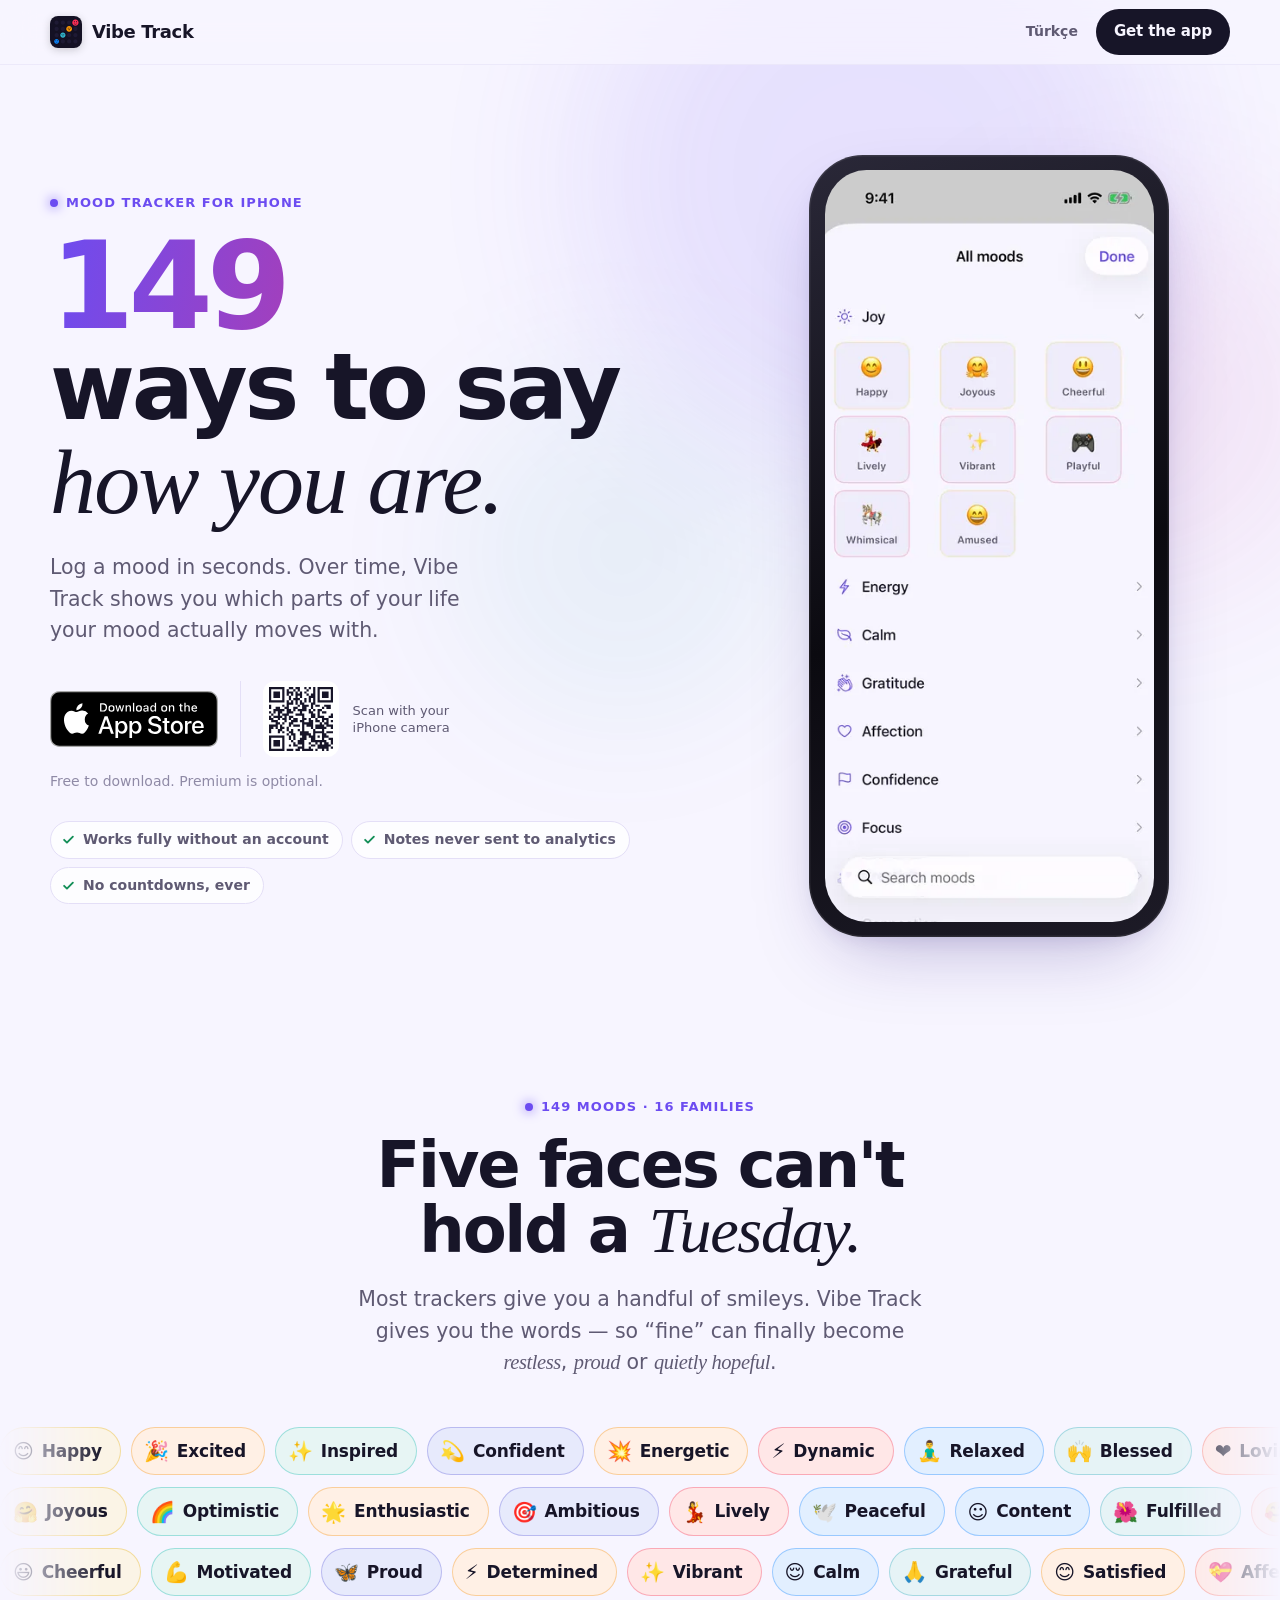
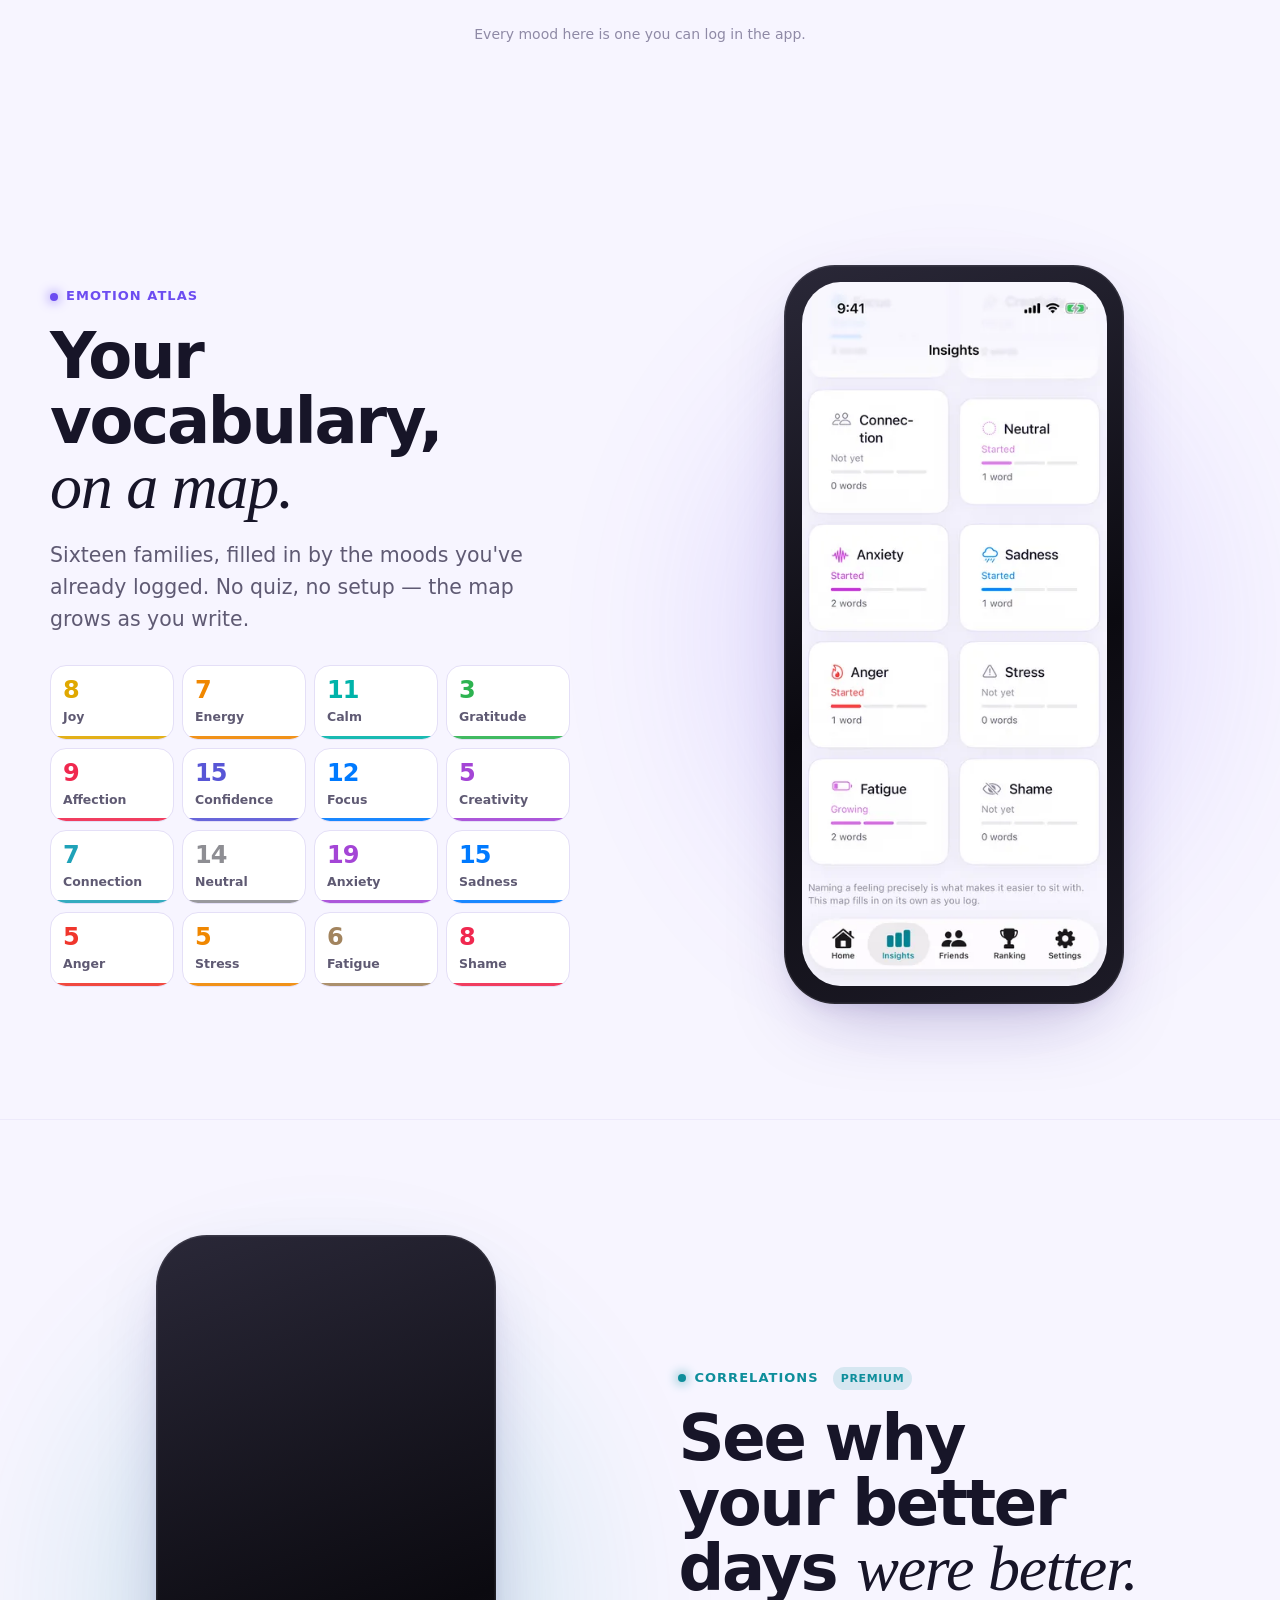
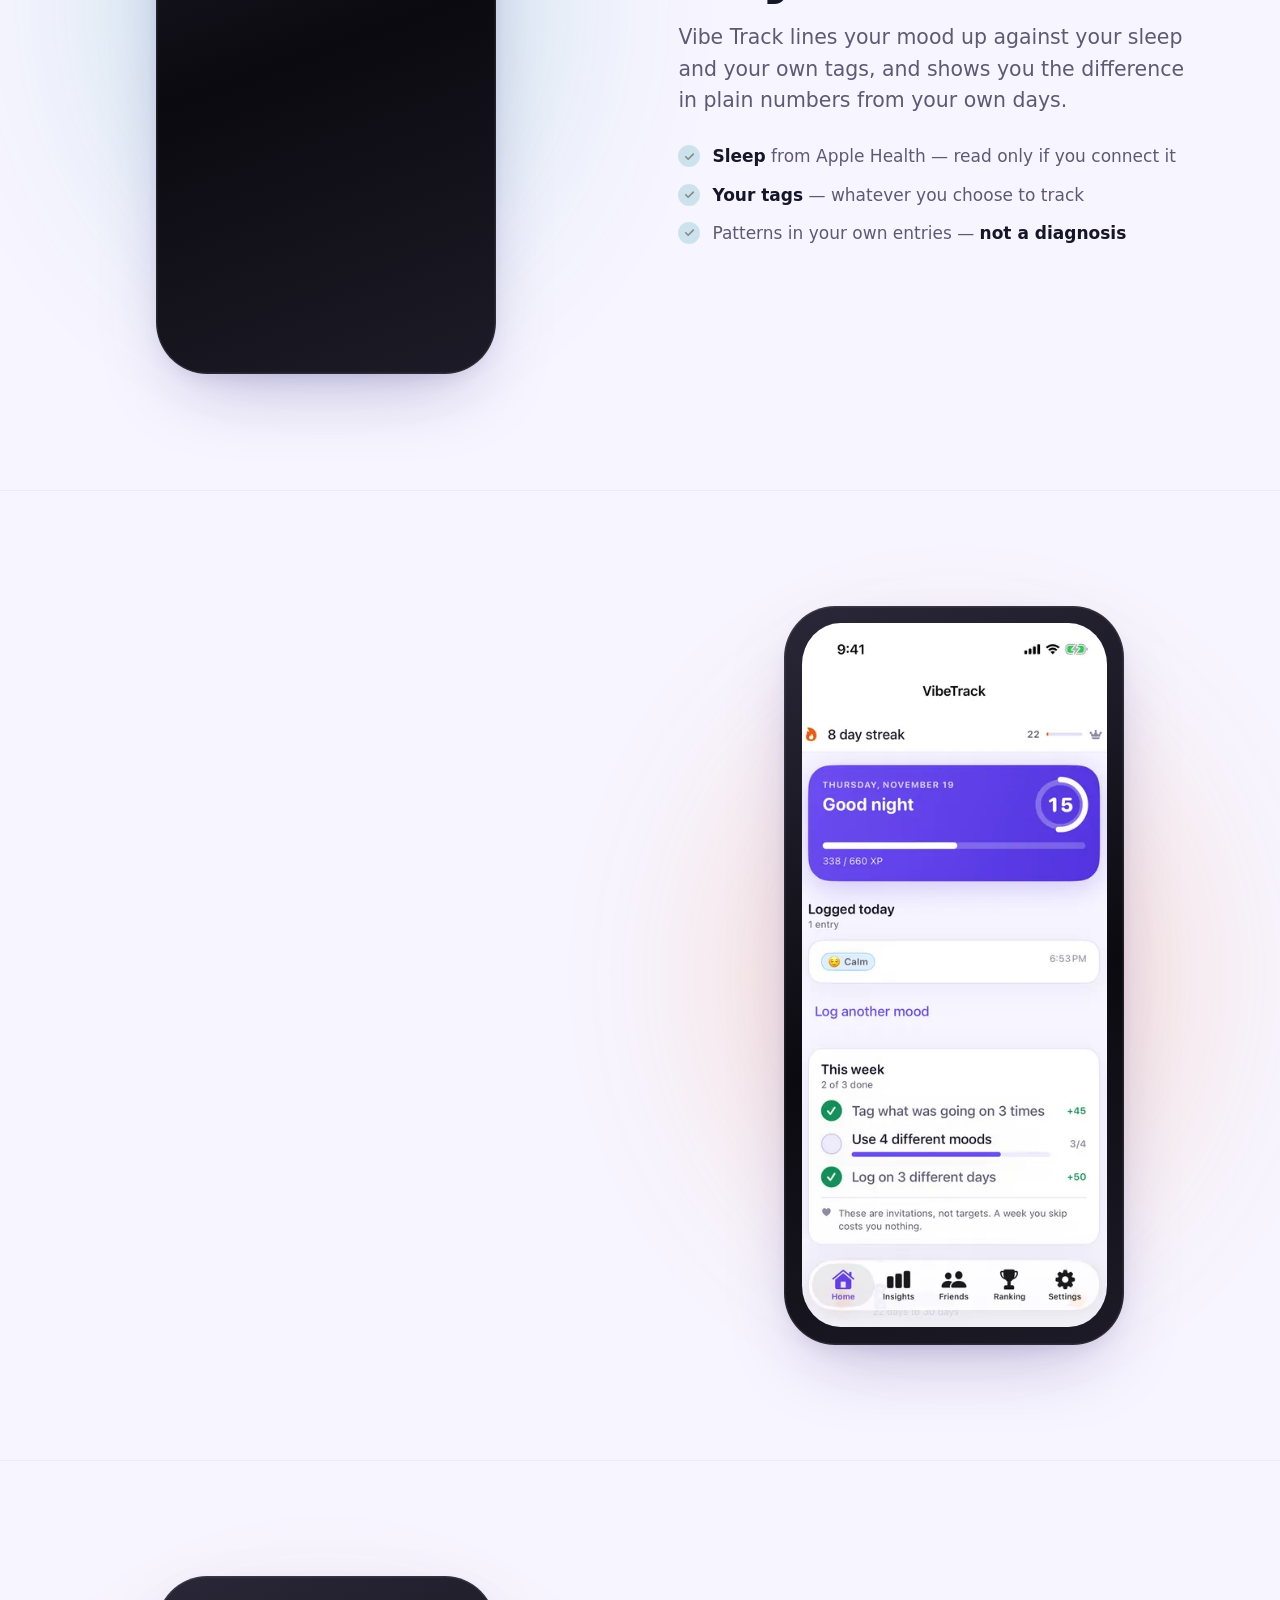
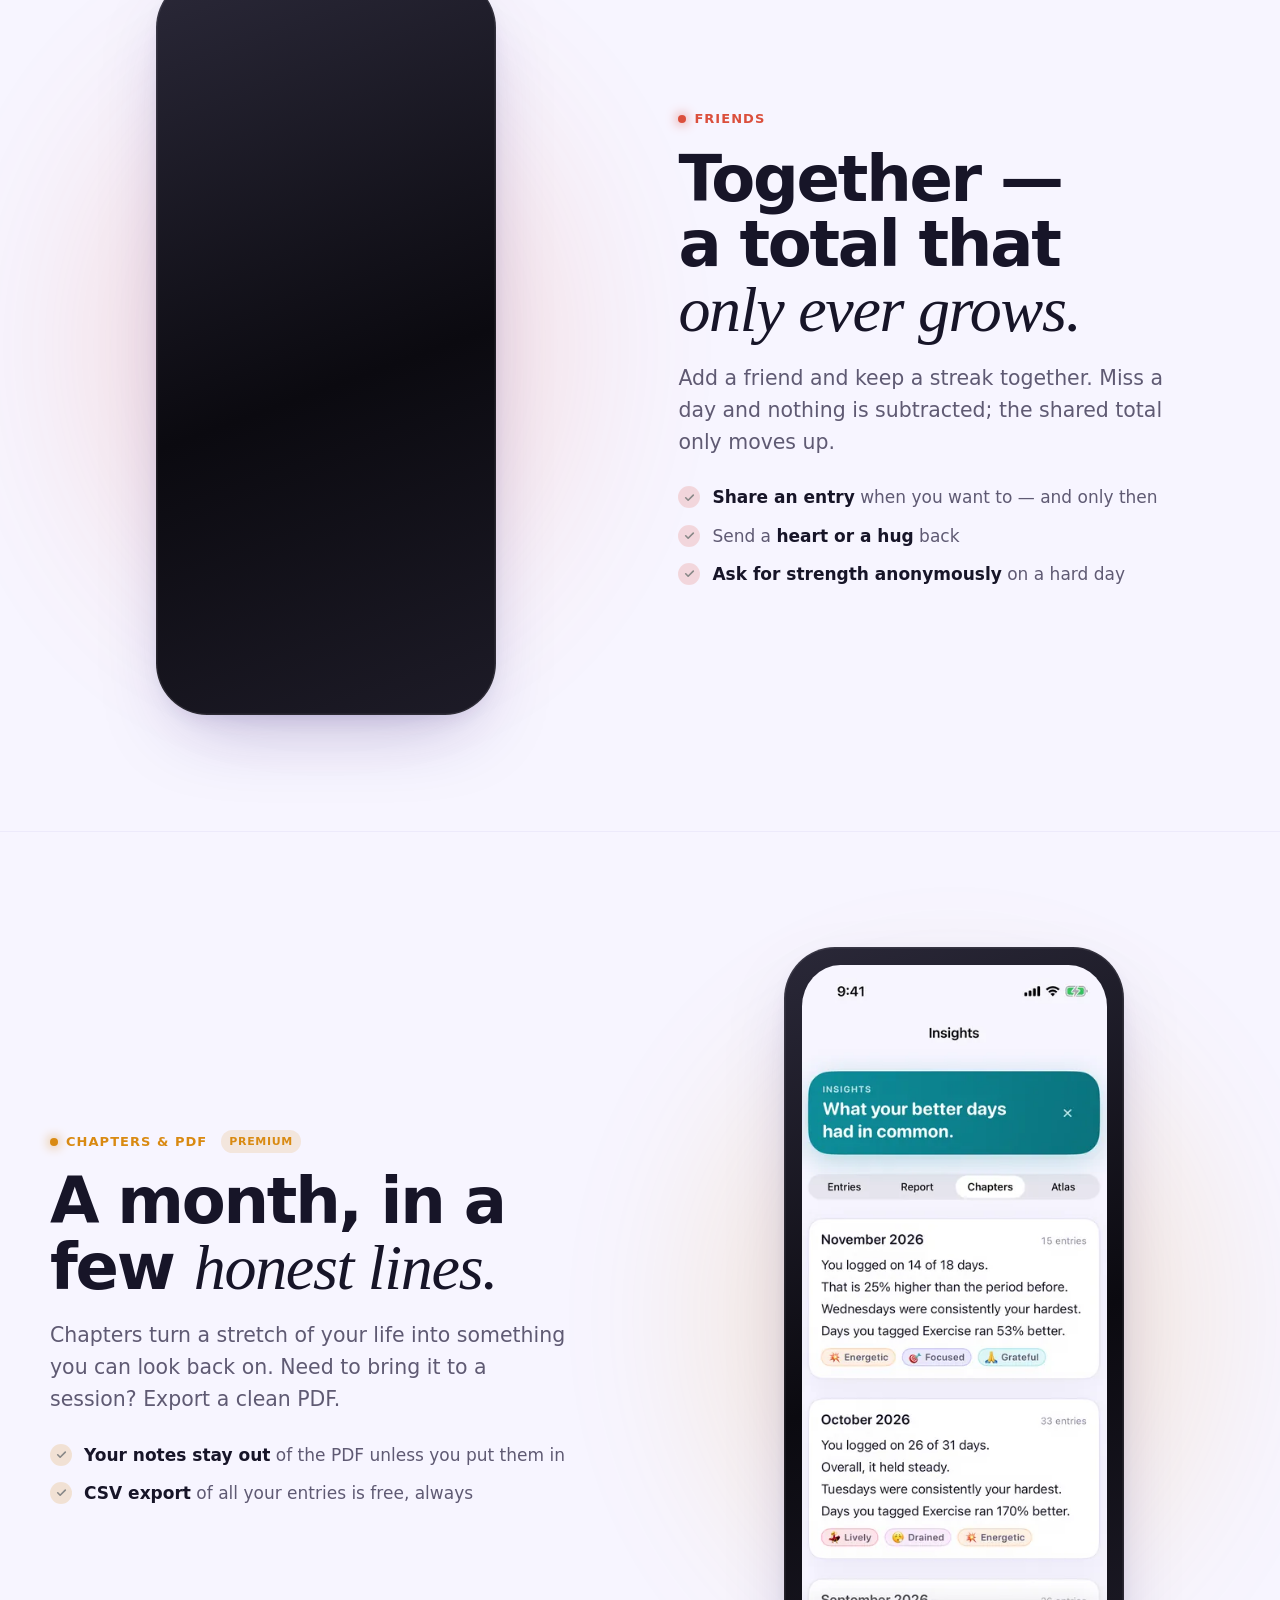
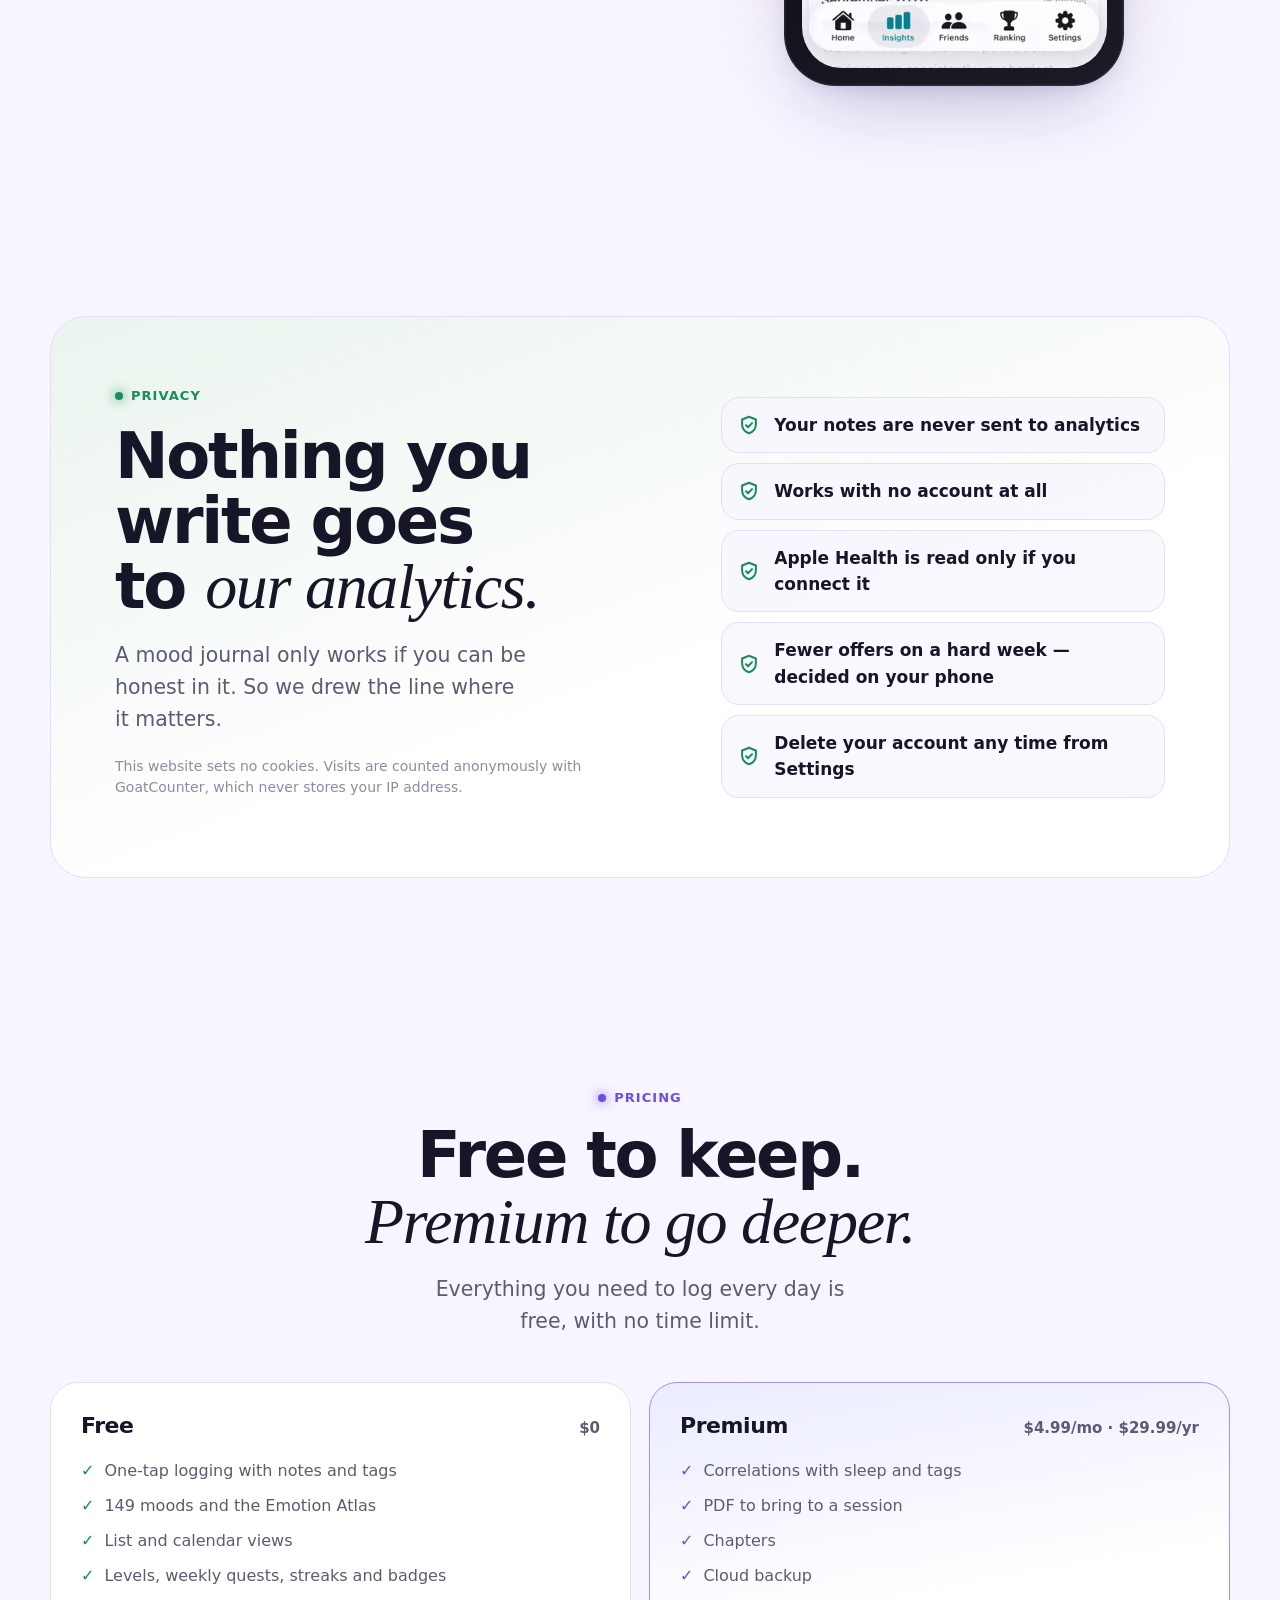
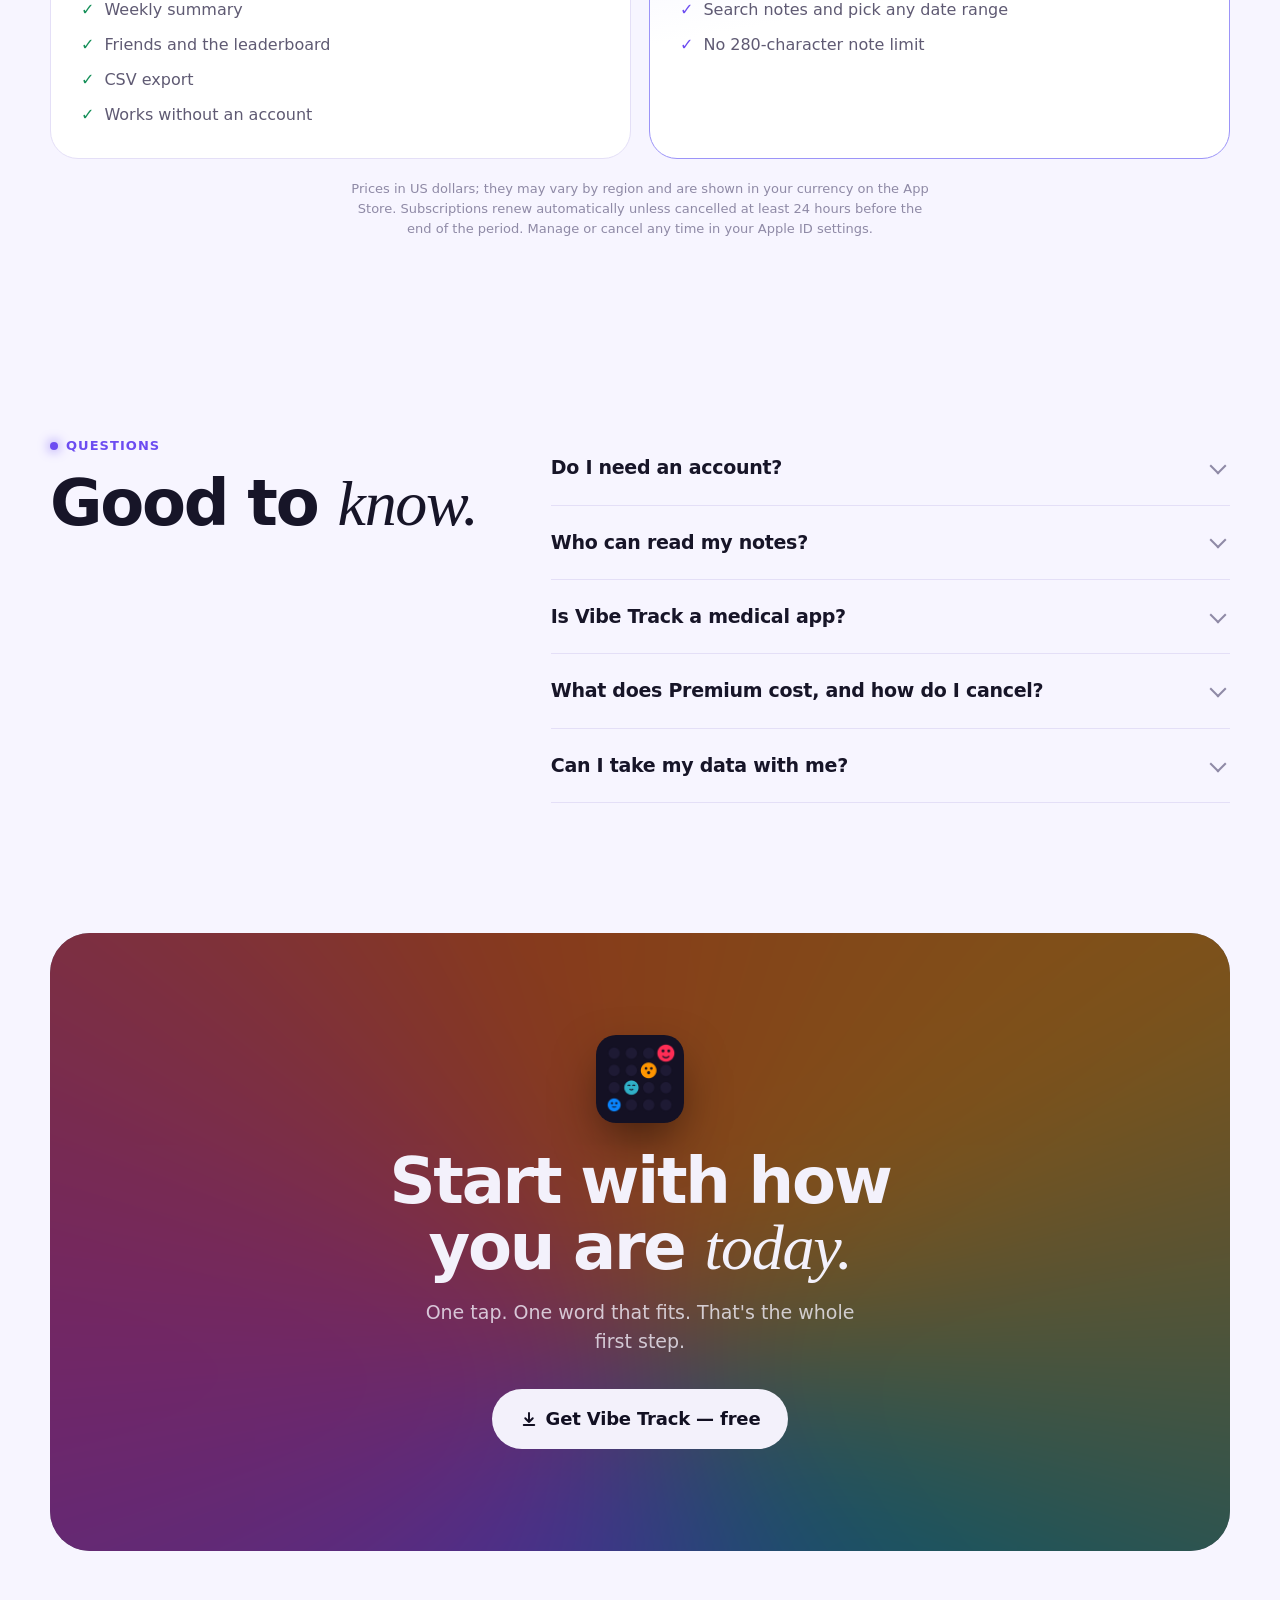
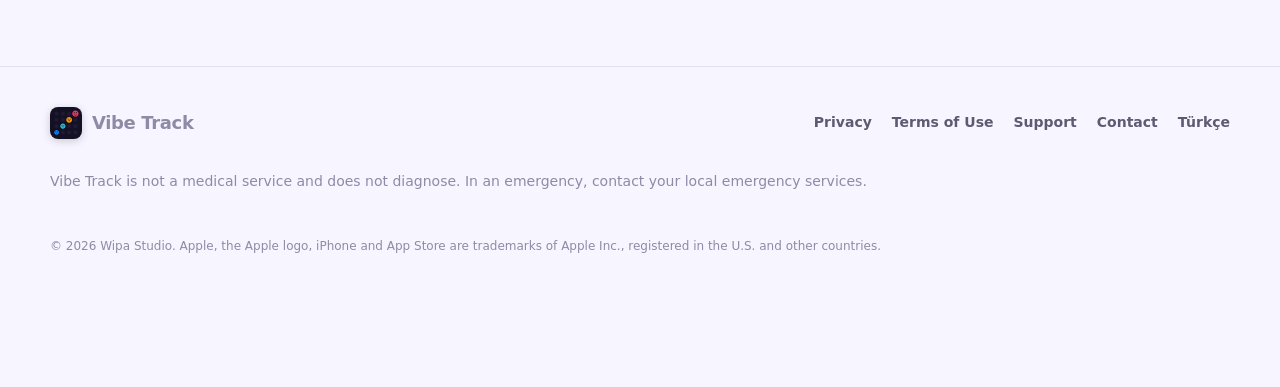
<file: index.html>
<!doctype html>
<html lang="en" class="no-js">
<head>
<meta charset="utf-8">
<meta name="viewport" content="width=device-width, initial-scale=1, viewport-fit=cover">
<title>Vibe Track — a mood tracker with 149 ways to say how you are</title>
<meta name="description" content="Log a mood in seconds with 149 moods in 16 families. See how your sleep and tags move with your mood, keep a streak with friends, and keep your notes out of analytics. Free on iPhone.">
<link rel="canonical" href="https://onurfeyyaz.github.io/vibetrack-app/">
<link rel="alternate" hreflang="en" href="https://onurfeyyaz.github.io/vibetrack-app/">
<link rel="alternate" hreflang="tr" href="https://onurfeyyaz.github.io/vibetrack-app/tr/">
<link rel="alternate" hreflang="x-default" href="https://onurfeyyaz.github.io/vibetrack-app/">
<meta name="apple-itunes-app" content="app-id=6737136337">
<meta name="theme-color" content="#F7F5FF" media="(prefers-color-scheme: light)">
<meta name="theme-color" content="#0F0E17" media="(prefers-color-scheme: dark)">
<meta property="og:type" content="website">
<meta property="og:site_name" content="Vibe Track">
<meta property="og:title" content="Vibe Track — a mood tracker with 149 ways to say how you are">
<meta property="og:description" content="Log a mood in seconds with 149 moods in 16 families. See how your sleep and tags move with your mood, keep a streak with friends, and keep your notes out of analytics. Free on iPhone.">
<meta property="og:url" content="https://onurfeyyaz.github.io/vibetrack-app/">
<meta property="og:image" content="https://onurfeyyaz.github.io/vibetrack-app/assets/img/og-en.png">
<meta property="og:image:width" content="1200">
<meta property="og:image:height" content="630">
<meta property="og:locale" content="en_US">
<meta name="twitter:card" content="summary_large_image">
<link rel="icon" href="assets/img/icon-64.png" type="image/png">
<link rel="apple-touch-icon" href="assets/img/icon-180.png">
<link rel="stylesheet" href="assets/styles.css?v=b092b30f">
<script>document.documentElement.classList.remove('no-js')</script>
<script type="application/ld+json">{"@context": "https://schema.org", "@type": "MobileApplication", "name": "Vibe Track", "operatingSystem": "iOS", "applicationCategory": "HealthApplication", "description": "Log a mood in seconds with 149 moods in 16 families. See how your sleep and tags move with your mood, keep a streak with friends, and keep your notes out of analytics. Free on iPhone.", "url": "https://onurfeyyaz.github.io/vibetrack-app/", "inLanguage": "en", "image": "https://onurfeyyaz.github.io/vibetrack-app/assets/img/icon-512.png", "installUrl": "https://apps.apple.com/app/id6737136337", "offers": {"@type": "Offer", "price": "0", "priceCurrency": "USD"}, "publisher": {"@type": "Organization", "name": "Wipa Studio"}}</script>
</head>
<body>
<a class="skip" href="#main">Skip to content</a>

<header class="top">
  <div class="wrap">
    <a class="brand" href=""><img src="assets/img/icon-64.png" width="32" height="32" alt="">Vibe Track</a>
    <nav aria-label="Main">
      <a class="lang" href="tr/" hreflang="tr" lang="tr">Türkçe</a>
      <a class="btn" href="https://apps.apple.com/app/id6737136337" data-ev="nav">Get the app</a>
    </nav>
  </div>
</header>

<main id="main">

<!-- HERO -->
<section class="hero">
  <div class="aurora" aria-hidden="true"><span></span><span></span><span></span></div>
  <div class="wrap hero-grid">
    <div class="hero-text">
      <span class="eyebrow">Mood tracker for iPhone</span>
      <h1><span class="num grad">149</span> ways to say <em>how you are.</em></h1>
      <p class="lede">Log a mood in seconds. Over time, Vibe Track shows you which parts of your life your mood actually moves with.</p>
      <div class="cta-row">
        <a class="badge" href="https://apps.apple.com/app/id6737136337" data-ev="hero">
          <picture>
            <source media="(prefers-color-scheme: dark)" srcset="assets/img/badge-en-us-white.svg">
            <img src="assets/img/badge-en-us-black.svg" alt="Download Vibe Track on the App Store" width="168" height="56">
          </picture>
        </a>
        <div class="qr" aria-hidden="true">
          <div class="code"><svg xmlns="http://www.w3.org/2000/svg" viewBox="0 0 29 29" class="segno"><path class="qrline" stroke="#171528" d="M0 0.5h7m2 0h2m1 0h2m2 0h1m1 0h1m1 0h1m1 0h7m-29 1h1m5 0h1m1 0h1m2 0h1m1 0h1m3 0h1m2 0h1m1 0h1m5 0h1m-29 1h1m1 0h3m1 0h1m1 0h3m1 0h1m1 0h1m1 0h1m3 0h1m1 0h1m1 0h3m1 0h1m-29 1h1m1 0h3m1 0h1m1 0h1m1 0h1m1 0h3m2 0h1m1 0h2m1 0h1m1 0h3m1 0h1m-29 1h1m1 0h3m1 0h1m2 0h1m2 0h1m1 0h1m3 0h3m1 0h1m1 0h3m1 0h1m-29 1h1m5 0h1m2 0h1m1 0h3m2 0h1m1 0h1m1 0h1m1 0h1m5 0h1m-29 1h7m1 0h1m1 0h1m1 0h1m1 0h1m1 0h1m1 0h1m1 0h1m1 0h7m-21 1h3m1 0h1m1 0h2m3 0h2m-21 1h1m5 0h1m1 0h1m4 0h1m1 0h3m1 0h1m1 0h2m2 0h3m-28 1h1m2 0h2m2 0h2m2 0h2m2 0h2m2 0h1m4 0h1m1 0h2m-26 1h5m1 0h2m1 0h1m1 0h4m1 0h1m1 0h1m1 0h2m-24 1h1m1 0h1m1 0h2m2 0h3m3 0h1m3 0h2m2 0h1m1 0h2m-25 1h1m2 0h1m1 0h3m3 0h4m3 0h2m1 0h1m5 0h1m-29 1h1m1 0h4m1 0h1m1 0h2m4 0h1m3 0h2m1 0h3m2 0h2m-29 1h2m2 0h1m1 0h2m1 0h1m1 0h2m2 0h2m1 0h1m2 0h1m2 0h3m-26 1h3m3 0h1m2 0h3m1 0h2m2 0h2m1 0h2m1 0h1m1 0h1m1 0h1m-26 1h2m1 0h1m2 0h2m4 0h5m3 0h1m1 0h2m-27 1h4m1 0h1m3 0h1m1 0h3m1 0h1m1 0h3m1 0h4m1 0h3m-29 1h2m1 0h1m1 0h2m1 0h1m6 0h1m3 0h1m1 0h5m2 0h1m-29 1h1m3 0h2m2 0h1m1 0h1m2 0h1m1 0h1m4 0h1m3 0h1m-25 1h1m3 0h1m1 0h1m2 0h2m3 0h4m2 0h5m1 0h3m-21 1h1m1 0h2m2 0h5m1 0h1m3 0h2m-26 1h7m2 0h1m1 0h1m3 0h2m1 0h3m1 0h1m1 0h3m-27 1h1m5 0h1m2 0h1m1 0h1m2 0h3m2 0h2m3 0h1m2 0h2m-29 1h1m1 0h3m1 0h1m3 0h1m2 0h3m3 0h7m2 0h1m-29 1h1m1 0h3m1 0h1m4 0h1m1 0h3m2 0h1m2 0h1m1 0h1m1 0h2m1 0h1m-29 1h1m1 0h3m1 0h1m2 0h1m1 0h2m2 0h1m3 0h2m1 0h6m-28 1h1m5 0h1m6 0h3m2 0h1m3 0h5m1 0h1m-29 1h7m1 0h3m1 0h2m1 0h5m1 0h1m2 0h1m1 0h1"/></svg>
</div>
          <small>Scan with your iPhone camera</small>
        </div>
      </div>
      <p class="fine">Free to download. Premium is optional.</p>
      <ul class="chips">
        <li><svg viewBox="0 0 24 24" fill="none" stroke="currentColor" stroke-width="3" stroke-linecap="round" stroke-linejoin="round" aria-hidden="true"><path d="M5 12.5l4.5 4.5L19 7.5"/></svg>Works fully without an account</li>
        <li><svg viewBox="0 0 24 24" fill="none" stroke="currentColor" stroke-width="3" stroke-linecap="round" stroke-linejoin="round" aria-hidden="true"><path d="M5 12.5l4.5 4.5L19 7.5"/></svg>Notes never sent to analytics</li>
        <li><svg viewBox="0 0 24 24" fill="none" stroke="currentColor" stroke-width="3" stroke-linecap="round" stroke-linejoin="round" aria-hidden="true"><path d="M5 12.5l4.5 4.5L19 7.5"/></svg>No countdowns, ever</li>
      </ul>
    </div>
    <div class="hero-visual">
      <div class="phone float"><picture><source media="(prefers-color-scheme: dark)" srcset="assets/shots/en/dark/01-moods-400.webp 400w, assets/shots/en/dark/01-moods-760.webp 760w" sizes="(max-width: 899px) 74vw, 360px"><img src="assets/shots/en/light/01-moods-400.webp" srcset="assets/shots/en/light/01-moods-400.webp 400w, assets/shots/en/light/01-moods-760.webp 760w" sizes="(max-width: 899px) 74vw, 360px" width="1206" height="2622" alt="Vibe Track mood picker with mood families" fetchpriority="high"></picture></div>
    </div>
  </div>
</section>

<!-- MOOD CLOUD -->
<section class="cloud" aria-labelledby="cloud-h">
  <div class="wrap">
    <span class="eyebrow">149 moods · 16 families</span>
    <h2 id="cloud-h">Five faces can't hold a <em>Tuesday.</em></h2>
    <p class="lede">Most trackers give you a handful of smileys. Vibe Track gives you the words — so “fine” can finally become <em>restless</em>, <em>proud</em> or <em>quietly hopeful</em>.</p>
  </div>
  <div class="marquee" aria-hidden="true">
    <div class="row" style="--dur:150s"><span class="mood" style="--c:var(--yellow)"><i>😊</i>Happy</span><span class="mood" style="--c:var(--orange)"><i>🎉</i>Excited</span><span class="mood" style="--c:var(--mint)"><i>✨</i>Inspired</span><span class="mood" style="--c:var(--indigo)"><i>💫</i>Confident</span><span class="mood" style="--c:var(--orange)"><i>💥</i>Energetic</span><span class="mood" style="--c:var(--pink)"><i>⚡️</i>Dynamic</span><span class="mood" style="--c:var(--blue)"><i>🧘‍♂️</i>Relaxed</span><span class="mood" style="--c:var(--teal)"><i>🙌</i>Blessed</span><span class="mood" style="--c:var(--red)"><i>❤️</i>Loving</span><span class="mood" style="--c:var(--orange)"><i>☀️</i>Warm</span><span class="mood" style="--c:var(--pink)"><i>🎮</i>Playful</span><span class="mood" style="--c:var(--indigo)"><i>💡</i>Innovative</span><span class="mood" style="--c:var(--green)"><i>🤝</i>Sociable</span><span class="mood" style="--c:var(--pink)"><i>😉</i>Flirtatious</span><span class="mood" style="--c:var(--red)"><i>❤️‍🔥</i>Passionate</span><span class="mood" style="--c:var(--teal)"><i>🤝</i>Understanding</span><span class="mood" style="--c:var(--blue)"><i>💭</i>Thoughtful</span><span class="mood" style="--c:var(--indigo)"><i>🎯</i>Focused</span><span class="mood" style="--c:var(--gray)"><i>⚡️</i>Efficient</span><span class="mood" style="--c:var(--purple)"><i>✨</i>Enlightened</span><span class="mood" style="--c:var(--gray)"><i>⚖️</i>Balanced</span><span class="mood" style="--c:var(--purple)"><i>🪞</i>Reflective</span><span class="mood" style="--c:var(--blue)"><i>🤔</i>Pensive</span><span class="mood" style="--c:var(--blue)"><i>🙏</i>Humble</span><span class="mood" style="--c:var(--gray)"><i>🤷‍♂️</i>Doubtful</span><span class="mood" style="--c:var(--orange)"><i>😬</i>Restless</span><span class="mood" style="--c:var(--orange)"><i>😬</i>Fidgety</span><span class="mood" style="--c:var(--pink)"><i>🌸</i>Delicate</span><span class="mood" style="--c:var(--blue)"><i>😔</i>Melancholic</span><span class="mood" style="--c:var(--purple)"><i>😫</i>Tired</span><span class="mood" style="--c:var(--purple)"><i>🥱</i>Fatigued</span><span class="mood" style="--c:var(--indigo)"><i>🔌</i>Disconnected</span><span class="mood" style="--c:var(--blue)"><i>😣</i>Discouraged</span><span class="mood" style="--c:var(--red)"><i>😠</i>Angry</span><span class="mood" style="--c:var(--red)"><i>😒</i>Annoyed</span><span class="mood" style="--c:var(--orange)"><i>😰</i>Pressured</span><span class="mood" style="--c:var(--yellow)"><i>😟</i>Worried</span><span class="mood" style="--c:var(--purple)"><i>😕</i>Confused</span><span class="mood" style="--c:var(--purple)"><i>😵</i>Bewildered</span><span class="mood" style="--c:var(--purple)"><i>😱</i>Shocked</span><span class="mood" style="--c:var(--purple)"><i>😈</i>Rebellious</span><span class="mood" style="--c:var(--pink)"><i>💁‍♂️</i>Sassy</span><span class="mood" style="--c:var(--green)"><i>🌱</i>Hopeful</span><span class="mood" style="--c:var(--blue)"><i>🎁</i>Expectant</span><span class="mood" style="--c:var(--gray)"><i>🤫</i>Secretive</span><span class="mood" style="--c:var(--green)"><i>🤢</i>Disgusted</span><span class="mood" style="--c:var(--mint)"><i>🌿</i>Refreshed</span><span class="mood" style="--c:var(--green)"><i>🫤</i>Envious</span><span class="mood" style="--c:var(--orange)"><i>🪫</i>Burned out</span><span class="mood" style="--c:var(--blue)"><i>🏡</i>Homesick</span><span class="dup" style="display:contents"><span class="mood" style="--c:var(--yellow)"><i>😊</i>Happy</span><span class="mood" style="--c:var(--orange)"><i>🎉</i>Excited</span><span class="mood" style="--c:var(--mint)"><i>✨</i>Inspired</span><span class="mood" style="--c:var(--indigo)"><i>💫</i>Confident</span><span class="mood" style="--c:var(--orange)"><i>💥</i>Energetic</span><span class="mood" style="--c:var(--pink)"><i>⚡️</i>Dynamic</span><span class="mood" style="--c:var(--blue)"><i>🧘‍♂️</i>Relaxed</span><span class="mood" style="--c:var(--teal)"><i>🙌</i>Blessed</span><span class="mood" style="--c:var(--red)"><i>❤️</i>Loving</span><span class="mood" style="--c:var(--orange)"><i>☀️</i>Warm</span><span class="mood" style="--c:var(--pink)"><i>🎮</i>Playful</span><span class="mood" style="--c:var(--indigo)"><i>💡</i>Innovative</span><span class="mood" style="--c:var(--green)"><i>🤝</i>Sociable</span><span class="mood" style="--c:var(--pink)"><i>😉</i>Flirtatious</span><span class="mood" style="--c:var(--red)"><i>❤️‍🔥</i>Passionate</span><span class="mood" style="--c:var(--teal)"><i>🤝</i>Understanding</span><span class="mood" style="--c:var(--blue)"><i>💭</i>Thoughtful</span><span class="mood" style="--c:var(--indigo)"><i>🎯</i>Focused</span><span class="mood" style="--c:var(--gray)"><i>⚡️</i>Efficient</span><span class="mood" style="--c:var(--purple)"><i>✨</i>Enlightened</span><span class="mood" style="--c:var(--gray)"><i>⚖️</i>Balanced</span><span class="mood" style="--c:var(--purple)"><i>🪞</i>Reflective</span><span class="mood" style="--c:var(--blue)"><i>🤔</i>Pensive</span><span class="mood" style="--c:var(--blue)"><i>🙏</i>Humble</span><span class="mood" style="--c:var(--gray)"><i>🤷‍♂️</i>Doubtful</span><span class="mood" style="--c:var(--orange)"><i>😬</i>Restless</span><span class="mood" style="--c:var(--orange)"><i>😬</i>Fidgety</span><span class="mood" style="--c:var(--pink)"><i>🌸</i>Delicate</span><span class="mood" style="--c:var(--blue)"><i>😔</i>Melancholic</span><span class="mood" style="--c:var(--purple)"><i>😫</i>Tired</span><span class="mood" style="--c:var(--purple)"><i>🥱</i>Fatigued</span><span class="mood" style="--c:var(--indigo)"><i>🔌</i>Disconnected</span><span class="mood" style="--c:var(--blue)"><i>😣</i>Discouraged</span><span class="mood" style="--c:var(--red)"><i>😠</i>Angry</span><span class="mood" style="--c:var(--red)"><i>😒</i>Annoyed</span><span class="mood" style="--c:var(--orange)"><i>😰</i>Pressured</span><span class="mood" style="--c:var(--yellow)"><i>😟</i>Worried</span><span class="mood" style="--c:var(--purple)"><i>😕</i>Confused</span><span class="mood" style="--c:var(--purple)"><i>😵</i>Bewildered</span><span class="mood" style="--c:var(--purple)"><i>😱</i>Shocked</span><span class="mood" style="--c:var(--purple)"><i>😈</i>Rebellious</span><span class="mood" style="--c:var(--pink)"><i>💁‍♂️</i>Sassy</span><span class="mood" style="--c:var(--green)"><i>🌱</i>Hopeful</span><span class="mood" style="--c:var(--blue)"><i>🎁</i>Expectant</span><span class="mood" style="--c:var(--gray)"><i>🤫</i>Secretive</span><span class="mood" style="--c:var(--green)"><i>🤢</i>Disgusted</span><span class="mood" style="--c:var(--mint)"><i>🌿</i>Refreshed</span><span class="mood" style="--c:var(--green)"><i>🫤</i>Envious</span><span class="mood" style="--c:var(--orange)"><i>🪫</i>Burned out</span><span class="mood" style="--c:var(--blue)"><i>🏡</i>Homesick</span></span></div>
    <div class="row rev" style="--dur:170s"><span class="mood" style="--c:var(--yellow)"><i>🤗</i>Joyous</span><span class="mood" style="--c:var(--mint)"><i>🌈</i>Optimistic</span><span class="mood" style="--c:var(--orange)"><i>🌟</i>Enthusiastic</span><span class="mood" style="--c:var(--indigo)"><i>🎯</i>Ambitious</span><span class="mood" style="--c:var(--pink)"><i>💃</i>Lively</span><span class="mood" style="--c:var(--blue)"><i>🕊️</i>Peaceful</span><span class="mood" style="--c:var(--blue)"><i>☺️</i>Content</span><span class="mood" style="--c:var(--teal)"><i>🌺</i>Fulfilled</span><span class="mood" style="--c:var(--red)"><i>🥰</i>Tender</span><span class="mood" style="--c:var(--purple)"><i>🎨</i>Creative</span><span class="mood" style="--c:var(--pink)"><i>🎠</i>Whimsical</span><span class="mood" style="--c:var(--indigo)"><i>🎭</i>Expressive</span><span class="mood" style="--c:var(--green)"><i>🎉</i>Outgoing</span><span class="mood" style="--c:var(--pink)"><i>✨</i>Charming</span><span class="mood" style="--c:var(--teal)"><i>🤗</i>Empathetic</span><span class="mood" style="--c:var(--blue)"><i>🫂</i>Supportive</span><span class="mood" style="--c:var(--blue)"><i>🤔</i>Contemplative</span><span class="mood" style="--c:var(--indigo)"><i>🎯</i>Concentrated</span><span class="mood" style="--c:var(--purple)"><i>🦉</i>Wise</span><span class="mood" style="--c:var(--mint)"><i>👁️</i>Aware</span><span class="mood" style="--c:var(--gray)"><i>🏔️</i>Steady</span><span class="mood" style="--c:var(--purple)"><i>💫</i>Nostalgic</span><span class="mood" style="--c:var(--gray)"><i>🤐</i>Reserved</span><span class="mood" style="--c:var(--gray)"><i>🫥</i>Subtle</span><span class="mood" style="--c:var(--gray)"><i>😕</i>Uncertain</span><span class="mood" style="--c:var(--orange)"><i>😰</i>Unsettled</span><span class="mood" style="--c:var(--pink)"><i>🥺</i>Vulnerable</span><span class="mood" style="--c:var(--pink)"><i>🥀</i>Fragile</span><span class="mood" style="--c:var(--blue)"><i>☁️</i>Gloomy</span><span class="mood" style="--c:var(--purple)"><i>😫</i>Exhausted</span><span class="mood" style="--c:var(--indigo)"><i>😔</i>Lonely</span><span class="mood" style="--c:var(--indigo)"><i>💔</i>Abandoned</span><span class="mood" style="--c:var(--blue)"><i>💔</i>Disheartened</span><span class="mood" style="--c:var(--red)"><i>😤</i>Frustrated</span><span class="mood" style="--c:var(--orange)"><i>😫</i>Stressed</span><span class="mood" style="--c:var(--orange)"><i>😬</i>Tense</span><span class="mood" style="--c:var(--yellow)"><i>😨</i>Nervous</span><span class="mood" style="--c:var(--purple)"><i>🤨</i>Perplexed</span><span class="mood" style="--c:var(--orange)"><i>😨</i>Fearful</span><span class="mood" style="--c:var(--gray)"><i>😑</i>Bored</span><span class="mood" style="--c:var(--orange)"><i>🦁</i>Daring</span><span class="mood" style="--c:var(--pink)"><i>💪</i>Feisty</span><span class="mood" style="--c:var(--green)"><i>🤩</i>Eager</span><span class="mood" style="--c:var(--purple)"><i>🎭</i>Mysterious</span><span class="mood" style="--c:var(--gray)"><i>🔐</i>Cryptic</span><span class="mood" style="--c:var(--mint)"><i>🌤️</i>Relieved</span><span class="mood" style="--c:var(--brown)"><i>🙈</i>Ashamed</span><span class="mood" style="--c:var(--red)"><i>🩹</i>Hurt</span><span class="mood" style="--c:var(--indigo)"><i>😥</i>Regretful</span><span class="mood" style="--c:var(--purple)"><i>😖</i>Insecure</span><span class="dup" style="display:contents"><span class="mood" style="--c:var(--yellow)"><i>🤗</i>Joyous</span><span class="mood" style="--c:var(--mint)"><i>🌈</i>Optimistic</span><span class="mood" style="--c:var(--orange)"><i>🌟</i>Enthusiastic</span><span class="mood" style="--c:var(--indigo)"><i>🎯</i>Ambitious</span><span class="mood" style="--c:var(--pink)"><i>💃</i>Lively</span><span class="mood" style="--c:var(--blue)"><i>🕊️</i>Peaceful</span><span class="mood" style="--c:var(--blue)"><i>☺️</i>Content</span><span class="mood" style="--c:var(--teal)"><i>🌺</i>Fulfilled</span><span class="mood" style="--c:var(--red)"><i>🥰</i>Tender</span><span class="mood" style="--c:var(--purple)"><i>🎨</i>Creative</span><span class="mood" style="--c:var(--pink)"><i>🎠</i>Whimsical</span><span class="mood" style="--c:var(--indigo)"><i>🎭</i>Expressive</span><span class="mood" style="--c:var(--green)"><i>🎉</i>Outgoing</span><span class="mood" style="--c:var(--pink)"><i>✨</i>Charming</span><span class="mood" style="--c:var(--teal)"><i>🤗</i>Empathetic</span><span class="mood" style="--c:var(--blue)"><i>🫂</i>Supportive</span><span class="mood" style="--c:var(--blue)"><i>🤔</i>Contemplative</span><span class="mood" style="--c:var(--indigo)"><i>🎯</i>Concentrated</span><span class="mood" style="--c:var(--purple)"><i>🦉</i>Wise</span><span class="mood" style="--c:var(--mint)"><i>👁️</i>Aware</span><span class="mood" style="--c:var(--gray)"><i>🏔️</i>Steady</span><span class="mood" style="--c:var(--purple)"><i>💫</i>Nostalgic</span><span class="mood" style="--c:var(--gray)"><i>🤐</i>Reserved</span><span class="mood" style="--c:var(--gray)"><i>🫥</i>Subtle</span><span class="mood" style="--c:var(--gray)"><i>😕</i>Uncertain</span><span class="mood" style="--c:var(--orange)"><i>😰</i>Unsettled</span><span class="mood" style="--c:var(--pink)"><i>🥺</i>Vulnerable</span><span class="mood" style="--c:var(--pink)"><i>🥀</i>Fragile</span><span class="mood" style="--c:var(--blue)"><i>☁️</i>Gloomy</span><span class="mood" style="--c:var(--purple)"><i>😫</i>Exhausted</span><span class="mood" style="--c:var(--indigo)"><i>😔</i>Lonely</span><span class="mood" style="--c:var(--indigo)"><i>💔</i>Abandoned</span><span class="mood" style="--c:var(--blue)"><i>💔</i>Disheartened</span><span class="mood" style="--c:var(--red)"><i>😤</i>Frustrated</span><span class="mood" style="--c:var(--orange)"><i>😫</i>Stressed</span><span class="mood" style="--c:var(--orange)"><i>😬</i>Tense</span><span class="mood" style="--c:var(--yellow)"><i>😨</i>Nervous</span><span class="mood" style="--c:var(--purple)"><i>🤨</i>Perplexed</span><span class="mood" style="--c:var(--orange)"><i>😨</i>Fearful</span><span class="mood" style="--c:var(--gray)"><i>😑</i>Bored</span><span class="mood" style="--c:var(--orange)"><i>🦁</i>Daring</span><span class="mood" style="--c:var(--pink)"><i>💪</i>Feisty</span><span class="mood" style="--c:var(--green)"><i>🤩</i>Eager</span><span class="mood" style="--c:var(--purple)"><i>🎭</i>Mysterious</span><span class="mood" style="--c:var(--gray)"><i>🔐</i>Cryptic</span><span class="mood" style="--c:var(--mint)"><i>🌤️</i>Relieved</span><span class="mood" style="--c:var(--brown)"><i>🙈</i>Ashamed</span><span class="mood" style="--c:var(--red)"><i>🩹</i>Hurt</span><span class="mood" style="--c:var(--indigo)"><i>😥</i>Regretful</span><span class="mood" style="--c:var(--purple)"><i>😖</i>Insecure</span></span></div>
    <div class="row" style="--dur:160s"><span class="mood" style="--c:var(--yellow)"><i>😃</i>Cheerful</span><span class="mood" style="--c:var(--mint)"><i>💪</i>Motivated</span><span class="mood" style="--c:var(--indigo)"><i>🦋</i>Proud</span><span class="mood" style="--c:var(--orange)"><i>⚡️</i>Determined</span><span class="mood" style="--c:var(--pink)"><i>✨</i>Vibrant</span><span class="mood" style="--c:var(--blue)"><i>😌</i>Calm</span><span class="mood" style="--c:var(--teal)"><i>🙏</i>Grateful</span><span class="mood" style="--c:var(--orange)"><i>😊</i>Satisfied</span><span class="mood" style="--c:var(--red)"><i>💝</i>Affectionate</span><span class="mood" style="--c:var(--purple)"><i>🎭</i>Artistic</span><span class="mood" style="--c:var(--purple)"><i>🌈</i>Imaginative</span><span class="mood" style="--c:var(--green)"><i>👋</i>Friendly</span><span class="mood" style="--c:var(--blue)"><i>🤗</i>Connected</span><span class="mood" style="--c:var(--pink)"><i>💕</i>Romantic</span><span class="mood" style="--c:var(--teal)"><i>💖</i>Compassionate</span><span class="mood noemoji" style="--c:var(--blue)">Curious</span><span class="mood" style="--c:var(--gray)"><i>🔍</i>Analytical</span><span class="mood" style="--c:var(--indigo)"><i>📈</i>Productive</span><span class="mood" style="--c:var(--purple)"><i>💭</i>Insightful</span><span class="mood" style="--c:var(--gray)"><i>😐</i>Neutral</span><span class="mood" style="--c:var(--gray)"><i>😌</i>Composed</span><span class="mood" style="--c:var(--purple)"><i>💫</i>Reminiscent</span><span class="mood" style="--c:var(--blue)"><i>😊</i>Modest</span><span class="mood" style="--c:var(--gray)"><i>🤨</i>Skeptical</span><span class="mood" style="--c:var(--gray)"><i>😟</i>Hesitant</span><span class="mood" style="--c:var(--orange)"><i>😣</i>Uneasy</span><span class="mood" style="--c:var(--pink)"><i>🥺</i>Sensitive</span><span class="mood" style="--c:var(--blue)"><i>😢</i>Sad</span><span class="mood" style="--c:var(--blue)"><i>😞</i>Somber</span><span class="mood" style="--c:var(--purple)"><i>😮‍💨</i>Drained</span><span class="mood" style="--c:var(--indigo)"><i>🏝️</i>Isolated</span><span class="mood" style="--c:var(--blue)"><i>😞</i>Disappointed</span><span class="mood" style="--c:var(--blue)"><i>😔</i>Defeated</span><span class="mood" style="--c:var(--red)"><i>😤</i>Irritated</span><span class="mood" style="--c:var(--orange)"><i>😵‍💫</i>Overwhelmed</span><span class="mood" style="--c:var(--yellow)"><i>😰</i>Anxious</span><span class="mood" style="--c:var(--yellow)"><i>😰</i>Apprehensive</span><span class="mood" style="--c:var(--purple)"><i>❓</i>Puzzled</span><span class="mood" style="--c:var(--blue)"><i>😣</i>Guilty</span><span class="mood" style="--c:var(--purple)"><i>😏</i>Mischievous</span><span class="mood" style="--c:var(--orange)"><i>🗺️</i>Adventurous</span><span class="mood" style="--c:var(--red)"><i>🎭</i>Bold</span><span class="mood" style="--c:var(--blue)"><i>👀</i>Anticipating</span><span class="mood" style="--c:var(--purple)"><i>🔮</i>Enigmatic</span><span class="mood" style="--c:var(--yellow)"><i>😮</i>Surprised</span><span class="mood" style="--c:var(--teal)"><i>🛡️</i>Safe</span><span class="mood" style="--c:var(--pink)"><i>😳</i>Embarrassed</span><span class="mood" style="--c:var(--gray)"><i>😶‍🌫️</i>Numb</span><span class="mood" style="--c:var(--yellow)"><i>😄</i>Amused</span><span class="dup" style="display:contents"><span class="mood" style="--c:var(--yellow)"><i>😃</i>Cheerful</span><span class="mood" style="--c:var(--mint)"><i>💪</i>Motivated</span><span class="mood" style="--c:var(--indigo)"><i>🦋</i>Proud</span><span class="mood" style="--c:var(--orange)"><i>⚡️</i>Determined</span><span class="mood" style="--c:var(--pink)"><i>✨</i>Vibrant</span><span class="mood" style="--c:var(--blue)"><i>😌</i>Calm</span><span class="mood" style="--c:var(--teal)"><i>🙏</i>Grateful</span><span class="mood" style="--c:var(--orange)"><i>😊</i>Satisfied</span><span class="mood" style="--c:var(--red)"><i>💝</i>Affectionate</span><span class="mood" style="--c:var(--purple)"><i>🎭</i>Artistic</span><span class="mood" style="--c:var(--purple)"><i>🌈</i>Imaginative</span><span class="mood" style="--c:var(--green)"><i>👋</i>Friendly</span><span class="mood" style="--c:var(--blue)"><i>🤗</i>Connected</span><span class="mood" style="--c:var(--pink)"><i>💕</i>Romantic</span><span class="mood" style="--c:var(--teal)"><i>💖</i>Compassionate</span><span class="mood noemoji" style="--c:var(--blue)">Curious</span><span class="mood" style="--c:var(--gray)"><i>🔍</i>Analytical</span><span class="mood" style="--c:var(--indigo)"><i>📈</i>Productive</span><span class="mood" style="--c:var(--purple)"><i>💭</i>Insightful</span><span class="mood" style="--c:var(--gray)"><i>😐</i>Neutral</span><span class="mood" style="--c:var(--gray)"><i>😌</i>Composed</span><span class="mood" style="--c:var(--purple)"><i>💫</i>Reminiscent</span><span class="mood" style="--c:var(--blue)"><i>😊</i>Modest</span><span class="mood" style="--c:var(--gray)"><i>🤨</i>Skeptical</span><span class="mood" style="--c:var(--gray)"><i>😟</i>Hesitant</span><span class="mood" style="--c:var(--orange)"><i>😣</i>Uneasy</span><span class="mood" style="--c:var(--pink)"><i>🥺</i>Sensitive</span><span class="mood" style="--c:var(--blue)"><i>😢</i>Sad</span><span class="mood" style="--c:var(--blue)"><i>😞</i>Somber</span><span class="mood" style="--c:var(--purple)"><i>😮‍💨</i>Drained</span><span class="mood" style="--c:var(--indigo)"><i>🏝️</i>Isolated</span><span class="mood" style="--c:var(--blue)"><i>😞</i>Disappointed</span><span class="mood" style="--c:var(--blue)"><i>😔</i>Defeated</span><span class="mood" style="--c:var(--red)"><i>😤</i>Irritated</span><span class="mood" style="--c:var(--orange)"><i>😵‍💫</i>Overwhelmed</span><span class="mood" style="--c:var(--yellow)"><i>😰</i>Anxious</span><span class="mood" style="--c:var(--yellow)"><i>😰</i>Apprehensive</span><span class="mood" style="--c:var(--purple)"><i>❓</i>Puzzled</span><span class="mood" style="--c:var(--blue)"><i>😣</i>Guilty</span><span class="mood" style="--c:var(--purple)"><i>😏</i>Mischievous</span><span class="mood" style="--c:var(--orange)"><i>🗺️</i>Adventurous</span><span class="mood" style="--c:var(--red)"><i>🎭</i>Bold</span><span class="mood" style="--c:var(--blue)"><i>👀</i>Anticipating</span><span class="mood" style="--c:var(--purple)"><i>🔮</i>Enigmatic</span><span class="mood" style="--c:var(--yellow)"><i>😮</i>Surprised</span><span class="mood" style="--c:var(--teal)"><i>🛡️</i>Safe</span><span class="mood" style="--c:var(--pink)"><i>😳</i>Embarrassed</span><span class="mood" style="--c:var(--gray)"><i>😶‍🌫️</i>Numb</span><span class="mood" style="--c:var(--yellow)"><i>😄</i>Amused</span></span></div>
  </div>
  <p class="sr">Vibe Track includes 149 moods, from happy and calm to anxious and exhausted.</p>
  <p class="count-line wrap">Every mood here is one you can log in the app.</p>
</section>

<!-- ATLAS -->
<section class="feature" style="--accent: var(--home)" aria-labelledby="atlas-h">
  <div class="wrap f-grid">
    <div class="f-text reveal">
      <span class="eyebrow">Emotion Atlas</span>
      <h2 id="atlas-h">Your vocabulary, <em>on a map.</em></h2>
      <p class="lede">Sixteen families, filled in by the moods you've already logged. No quiz, no setup — the map grows as you write.</p>
      <div class="families"><div class="fam" style="--c:var(--yellow)"><b>8</b><span>Joy</span></div><div class="fam" style="--c:var(--orange)"><b>7</b><span>Energy</span></div><div class="fam" style="--c:var(--mint)"><b>11</b><span>Calm</span></div><div class="fam" style="--c:var(--green)"><b>3</b><span>Gratitude</span></div><div class="fam" style="--c:var(--pink)"><b>9</b><span>Affection</span></div><div class="fam" style="--c:var(--indigo)"><b>15</b><span>Confidence</span></div><div class="fam" style="--c:var(--blue)"><b>12</b><span>Focus</span></div><div class="fam" style="--c:var(--purple)"><b>5</b><span>Creativity</span></div><div class="fam" style="--c:var(--teal)"><b>7</b><span>Connection</span></div><div class="fam" style="--c:var(--gray)"><b>14</b><span>Neutral</span></div><div class="fam" style="--c:var(--purple)"><b>19</b><span>Anxiety</span></div><div class="fam" style="--c:var(--blue)"><b>15</b><span>Sadness</span></div><div class="fam" style="--c:var(--red)"><b>5</b><span>Anger</span></div><div class="fam" style="--c:var(--orange)"><b>5</b><span>Stress</span></div><div class="fam" style="--c:var(--brown)"><b>6</b><span>Fatigue</span></div><div class="fam" style="--c:var(--pink)"><b>8</b><span>Shame</span></div></div>
    </div>
    <div class="f-visual reveal"><div class="phone"><picture><source media="(prefers-color-scheme: dark)" srcset="assets/shots/en/dark/07-atlas-400.webp 400w, assets/shots/en/dark/07-atlas-760.webp 760w" sizes="(max-width: 899px) 74vw, 360px"><img src="assets/shots/en/light/07-atlas-400.webp" srcset="assets/shots/en/light/07-atlas-400.webp 400w, assets/shots/en/light/07-atlas-760.webp 760w" sizes="(max-width: 899px) 74vw, 360px" width="1206" height="2622" alt="Emotion Atlas screen" loading="lazy" decoding="async"></picture></div></div>
  </div>
</section>

<!-- CORRELATIONS -->
<section class="feature flip" style="--accent: var(--insights)" aria-labelledby="corr-h">
  <div class="wrap f-grid">
    <div class="f-text reveal">
      <span class="eyebrow">Correlations <span class="pill">Premium</span></span>
      <h2 id="corr-h">See why your better days <em>were better.</em></h2>
      <p class="lede">Vibe Track lines your mood up against your sleep and your own tags, and shows you the difference in plain numbers from your own days.</p>
      <ul class="ticks">
        <li><span><strong>Sleep</strong> from Apple Health — read only if you connect it</span></li>
        <li><span><strong>Your tags</strong> — whatever you choose to track</span></li>
        <li><span>Patterns in your own entries — <strong>not a diagnosis</strong></span></li>
      </ul>
    </div>
    <div class="f-visual reveal"><div class="phone"><picture><source media="(prefers-color-scheme: dark)" srcset="assets/shots/en/dark/02-insights-report-400.webp 400w, assets/shots/en/dark/02-insights-report-760.webp 760w" sizes="(max-width: 899px) 74vw, 360px"><img src="assets/shots/en/light/02-insights-report-400.webp" srcset="assets/shots/en/light/02-insights-report-400.webp 400w, assets/shots/en/light/02-insights-report-760.webp 760w" sizes="(max-width: 899px) 74vw, 360px" width="1206" height="2622" alt="Insights screen comparing mood with sleep and tags" loading="lazy" decoding="async"></picture></div></div>
  </div>
</section>

<!-- PROGRESS -->
<section class="feature" style="--accent: var(--streak)" aria-labelledby="prog-h">
  <div class="wrap f-grid">
    <div class="f-text reveal">
      <span class="eyebrow">Progress, gently</span>
      <h2 id="prog-h">Rest whenever <em>you need to.</em></h2>
      <p class="lede">Levels, weekly quests, streaks and badges keep you coming back. A skipped week costs you nothing — there are no countdowns.</p>
      <ul class="ticks">
        <li><span><strong>Levels and weekly quests</strong> for showing up</span></li>
        <li><span><strong>Streak badges</strong> count your best run, so a break doesn't undo them</span></li>
        <li><span><strong>A weekly summary</strong> of how it went</span></li>
      </ul>
    </div>
    <div class="f-visual reveal"><div class="phone"><picture><source media="(prefers-color-scheme: dark)" srcset="assets/shots/en/dark/03-home-streak-400.webp 400w, assets/shots/en/dark/03-home-streak-760.webp 760w" sizes="(max-width: 899px) 74vw, 360px"><img src="assets/shots/en/light/03-home-streak-400.webp" srcset="assets/shots/en/light/03-home-streak-400.webp 400w, assets/shots/en/light/03-home-streak-760.webp 760w" sizes="(max-width: 899px) 74vw, 360px" width="1206" height="2622" alt="Home screen with level, streak and weekly quests" loading="lazy" decoding="async"></picture></div></div>
  </div>
</section>

<!-- FRIENDS -->
<section class="feature flip" style="--accent: var(--friends)" aria-labelledby="fr-h">
  <div class="wrap f-grid">
    <div class="f-text reveal">
      <span class="eyebrow">Friends</span>
      <h2 id="fr-h">Together — a total that <em>only ever grows.</em></h2>
      <p class="lede">Add a friend and keep a streak together. Miss a day and nothing is subtracted; the shared total only moves up.</p>
      <ul class="ticks">
        <li><span><strong>Share an entry</strong> when you want to — and only then</span></li>
        <li><span>Send a <strong>heart or a hug</strong> back</span></li>
        <li><span><strong>Ask for strength anonymously</strong> on a hard day</span></li>
      </ul>
    </div>
    <div class="f-visual reveal"><div class="phone"><picture><source media="(prefers-color-scheme: dark)" srcset="assets/shots/en/dark/04-friends-400.webp 400w, assets/shots/en/dark/04-friends-760.webp 760w" sizes="(max-width: 899px) 74vw, 360px"><img src="assets/shots/en/light/04-friends-400.webp" srcset="assets/shots/en/light/04-friends-400.webp 400w, assets/shots/en/light/04-friends-760.webp 760w" sizes="(max-width: 899px) 74vw, 360px" width="1206" height="2622" alt="Friends screen with a shared streak" loading="lazy" decoding="async"></picture></div></div>
  </div>
</section>

<!-- CHAPTERS -->
<section class="feature" style="--accent: var(--ranking)" aria-labelledby="ch-h">
  <div class="wrap f-grid">
    <div class="f-text reveal">
      <span class="eyebrow">Chapters &amp; PDF <span class="pill">Premium</span></span>
      <h2 id="ch-h">A month, in a few <em>honest lines.</em></h2>
      <p class="lede">Chapters turn a stretch of your life into something you can look back on. Need to bring it to a session? Export a clean PDF.</p>
      <ul class="ticks">
        <li><span><strong>Your notes stay out</strong> of the PDF unless you put them in</span></li>
        <li><span><strong>CSV export</strong> of all your entries is free, always</span></li>
      </ul>
    </div>
    <div class="f-visual reveal"><div class="phone"><picture><source media="(prefers-color-scheme: dark)" srcset="assets/shots/en/dark/05-chapters-400.webp 400w, assets/shots/en/dark/05-chapters-760.webp 760w" sizes="(max-width: 899px) 74vw, 360px"><img src="assets/shots/en/light/05-chapters-400.webp" srcset="assets/shots/en/light/05-chapters-400.webp 400w, assets/shots/en/light/05-chapters-760.webp 760w" sizes="(max-width: 899px) 74vw, 360px" width="1206" height="2622" alt="Chapters screen" loading="lazy" decoding="async"></picture></div></div>
  </div>
</section>

<!-- PRIVACY -->
<section class="privacy" aria-labelledby="pv-h" style="--accent: var(--success)">
  <div class="wrap">
    <div class="privacy-card reveal">
      <div>
        <span class="eyebrow">Privacy</span>
        <h2 id="pv-h">Nothing you write goes to <em>our analytics.</em></h2>
        <p class="lede">A mood journal only works if you can be honest in it. So we drew the line where it matters.</p>
        <p class="p-note">This website sets no cookies. Visits are counted anonymously with GoatCounter, which never stores your IP address.</p>
      </div>
      <ul class="p-list">
        <li><svg viewBox="0 0 24 24" fill="none" stroke="currentColor" stroke-width="2.2" stroke-linecap="round" stroke-linejoin="round" aria-hidden="true"><path d="M12 3l7.5 3v5.5c0 4.6-3.2 8.3-7.5 9.5-4.3-1.2-7.5-4.9-7.5-9.5V6L12 3z"/><path d="M8.8 12.2l2.2 2.2 4.3-4.4"/></svg>Your notes are never sent to analytics</li>
        <li><svg viewBox="0 0 24 24" fill="none" stroke="currentColor" stroke-width="2.2" stroke-linecap="round" stroke-linejoin="round" aria-hidden="true"><path d="M12 3l7.5 3v5.5c0 4.6-3.2 8.3-7.5 9.5-4.3-1.2-7.5-4.9-7.5-9.5V6L12 3z"/><path d="M8.8 12.2l2.2 2.2 4.3-4.4"/></svg>Works with no account at all</li>
        <li><svg viewBox="0 0 24 24" fill="none" stroke="currentColor" stroke-width="2.2" stroke-linecap="round" stroke-linejoin="round" aria-hidden="true"><path d="M12 3l7.5 3v5.5c0 4.6-3.2 8.3-7.5 9.5-4.3-1.2-7.5-4.9-7.5-9.5V6L12 3z"/><path d="M8.8 12.2l2.2 2.2 4.3-4.4"/></svg>Apple Health is read only if you connect it</li>
        <li><svg viewBox="0 0 24 24" fill="none" stroke="currentColor" stroke-width="2.2" stroke-linecap="round" stroke-linejoin="round" aria-hidden="true"><path d="M12 3l7.5 3v5.5c0 4.6-3.2 8.3-7.5 9.5-4.3-1.2-7.5-4.9-7.5-9.5V6L12 3z"/><path d="M8.8 12.2l2.2 2.2 4.3-4.4"/></svg>Fewer offers on a hard week — decided on your phone</li>
        <li><svg viewBox="0 0 24 24" fill="none" stroke="currentColor" stroke-width="2.2" stroke-linecap="round" stroke-linejoin="round" aria-hidden="true"><path d="M12 3l7.5 3v5.5c0 4.6-3.2 8.3-7.5 9.5-4.3-1.2-7.5-4.9-7.5-9.5V6L12 3z"/><path d="M8.8 12.2l2.2 2.2 4.3-4.4"/></svg>Delete your account any time from Settings</li>
      </ul>
    </div>
  </div>
</section>

<!-- PRICING -->
<section class="pricing" aria-labelledby="pr-h">
  <div class="wrap">
    <span class="eyebrow">Pricing</span>
    <h2 id="pr-h">Free to keep. <em>Premium to go deeper.</em></h2>
    <p class="lede" style="margin-inline:auto">Everything you need to log every day is free, with no time limit.</p>
    <div class="plans">
      <div class="plan reveal">
        <h3>Free <span class="price">$0</span></h3>
        <ul><li><span>One-tap logging with notes and tags</span></li><li><span>149 moods and the Emotion Atlas</span></li><li><span>List and calendar views</span></li><li><span>Levels, weekly quests, streaks and badges</span></li><li><span>Weekly summary</span></li><li><span>Friends and the leaderboard</span></li><li><span>CSV export</span></li><li><span>Works without an account</span></li></ul>
      </div>
      <div class="plan pro reveal">
        <h3>Premium <span class="price">$4.99/mo · $29.99/yr</span></h3>
        <ul><li><span>Correlations with sleep and tags</span></li><li><span>PDF to bring to a session</span></li><li><span>Chapters</span></li><li><span>Cloud backup</span></li><li><span>Search notes and pick any date range</span></li><li><span>No 280-character note limit</span></li></ul>
      </div>
    </div>
    <p class="legal-small">Prices in US dollars; they may vary by region and are shown in your currency on the App Store. Subscriptions renew automatically unless cancelled at least 24 hours before the end of the period. Manage or cancel any time in your Apple ID settings.</p>
  </div>
</section>

<!-- FAQ -->
<section class="faq" aria-labelledby="faq-h">
  <div class="wrap faq-grid">
    <div>
      <span class="eyebrow">Questions</span>
      <h2 id="faq-h">Good to <em>know.</em></h2>
    </div>
    <div><details><summary>Do I need an account?</summary><p>No. Vibe Track works fully without an account. An account is only needed for things that involve other people or the cloud, such as friends and backup.</p></details><details><summary>Who can read my notes?</summary><p>Your notes are never sent to analytics. If you add friends, they see the entries you choose to share, plus your level and whether you're a member.</p></details><details><summary>Is Vibe Track a medical app?</summary><p>No. Vibe Track is not a medical service and does not diagnose anything. What it shows are patterns in your own entries. If you are in crisis, please contact your local emergency services.</p></details><details><summary>What does Premium cost, and how do I cancel?</summary><p>$4.99 a month or $29.99 a year (prices may vary by region). You can cancel any time in your Apple ID subscription settings; you keep everything you've logged.</p></details><details><summary>Can I take my data with me?</summary><p>Yes. CSV export of all your entries is free. You can also delete your account from Settings.</p></details></div>
  </div>
</section>

<!-- CLOSING -->
<section class="closing">
  <div class="wrap">
    <div class="closing-card reveal">
      <img class="icon" src="assets/img/icon-180.png" width="88" height="88" alt="">
      <h2>Start with how you are <em>today.</em></h2>
      <p>One tap. One word that fits. That's the whole first step.</p>
      <a class="btn big" href="https://apps.apple.com/app/id6737136337" data-ev="closing"><svg viewBox="0 0 24 24" fill="none" stroke="currentColor" stroke-width="2.6" stroke-linecap="round" stroke-linejoin="round" aria-hidden="true"><path d="M12 4v12m0 0l-5-5m5 5l5-5M5 20h14"/></svg>Get Vibe Track — free</a>
    </div>
  </div>
</section>

</main>

<footer>
  <div class="wrap">
    <div class="f-row">
      <a class="brand" href=""><img src="assets/img/icon-64.png" width="32" height="32" alt="">Vibe Track</a>
      <nav class="f-links" aria-label="Footer">
        <a href="https://onurfeyyaz.github.io/vibetrack-legal/privacy-policy.html" data-out="privacy">Privacy</a>
        <a href="https://www.apple.com/legal/internet-services/itunes/dev/stdeula/" data-out="terms">Terms of Use</a>
        <a href="https://onurfeyyaz.github.io/vibetrack-legal/" data-out="support">Support</a>
        <a href="mailto:wipastudios@gmail.com" data-out="contact">Contact</a>
        <a href="tr/" hreflang="tr" lang="tr">Türkçe</a>
      </nav>
    </div>
    <p>Vibe Track is not a medical service and does not diagnose. In an emergency, contact your local emergency services.</p>
    <p class="tm">© 2026 Wipa Studio. Apple, the Apple logo, iPhone and App Store are trademarks of Apple Inc., registered in the U.S. and other countries.</p>
  </div>
</footer>

<div class="sticky" id="sticky" aria-hidden="true">
  <img src="assets/img/icon-180.png" width="40" height="40" alt="">
  <div><b>Vibe Track</b><small>Mood tracker · Free on iPhone</small></div>
  <a class="btn" href="https://apps.apple.com/app/id6737136337" data-ev="sticky" tabindex="-1">Get the app</a>
</div>

<script>
(function () {
  var io = 'IntersectionObserver' in window;
  var els = document.querySelectorAll('.reveal');
  if (io) {
    var o = new IntersectionObserver(function (es) {
      es.forEach(function (e) { if (e.isIntersecting) { e.target.classList.add('in'); o.unobserve(e.target); } });
    }, { rootMargin: '0px 0px -10% 0px' });
    els.forEach(function (el) { o.observe(el); });
  } else { els.forEach(function (el) { el.classList.add('in'); }); }

  var s = document.getElementById('sticky'), hero = document.querySelector('.hero'), close = document.querySelector('.closing');
  if (io && s) {
    var heroGone = false, closeIn = false;
    var upd = function () {
      var on = heroGone && !closeIn;
      s.classList.toggle('show', on);
      s.setAttribute('aria-hidden', on ? 'false' : 'true');
      s.querySelector('a').tabIndex = on ? 0 : -1;
    };
    new IntersectionObserver(function (es) { heroGone = !es[0].isIntersecting; upd(); }).observe(hero);
    new IntersectionObserver(function (es) { closeIn = es[0].isIntersecting; upd(); }).observe(close);
  }
  // Olaylar (GoatCounter). Kisisel veri yok: yalnizca sabit olay adlari.
  var lang = document.documentElement.lang === 'tr' ? 'tr' : 'en';
  var sent = {};
  var ev = function (name, once) {
    if (once) { if (sent[name]) return; sent[name] = 1; }
    var g = window.goatcounter;
    if (g && g.count) g.count({ path: name, title: name, event: true });
  };
  document.addEventListener('click', function (e) {
    var a = e.target.closest && e.target.closest('a');
    if (!a) return;
    if (a.dataset.ev) ev('download-' + a.dataset.ev + '-' + lang);
    else if (a.dataset.out) ev('out-' + a.dataset.out + '-' + lang);
    else if (a.hasAttribute('hreflang')) ev('lang-switch-' + lang + '-to-' + a.getAttribute('hreflang'));
  });
  document.querySelectorAll('.faq details').forEach(function (d, i) {
    d.addEventListener('toggle', function () { if (d.open) ev('faq-' + (i + 1) + '-' + lang, true); });
  });
  if (io) {
    var marks = { 'cloud-h': 'moods', 'atlas-h': 'features', 'pv-h': 'privacy', 'pr-h': 'pricing', 'faq-h': 'faq' };
    var seen = new IntersectionObserver(function (es) {
      es.forEach(function (e) {
        if (!e.isIntersecting) return;
        var k = e.target.id ? marks[e.target.id] : 'closing';
        ev('seen-' + k + '-' + lang, true); seen.unobserve(e.target);
      });
    }, { threshold: 0.6 });
    Object.keys(marks).forEach(function (id) { var el = document.getElementById(id); if (el) seen.observe(el); });
    if (close) seen.observe(close);
  }
})();
</script>
<script data-goatcounter="https://vibetrack-app.goatcounter.com/count" async src="https://gc.zgo.at/count.js"></script>
</body>
</html>
</file>
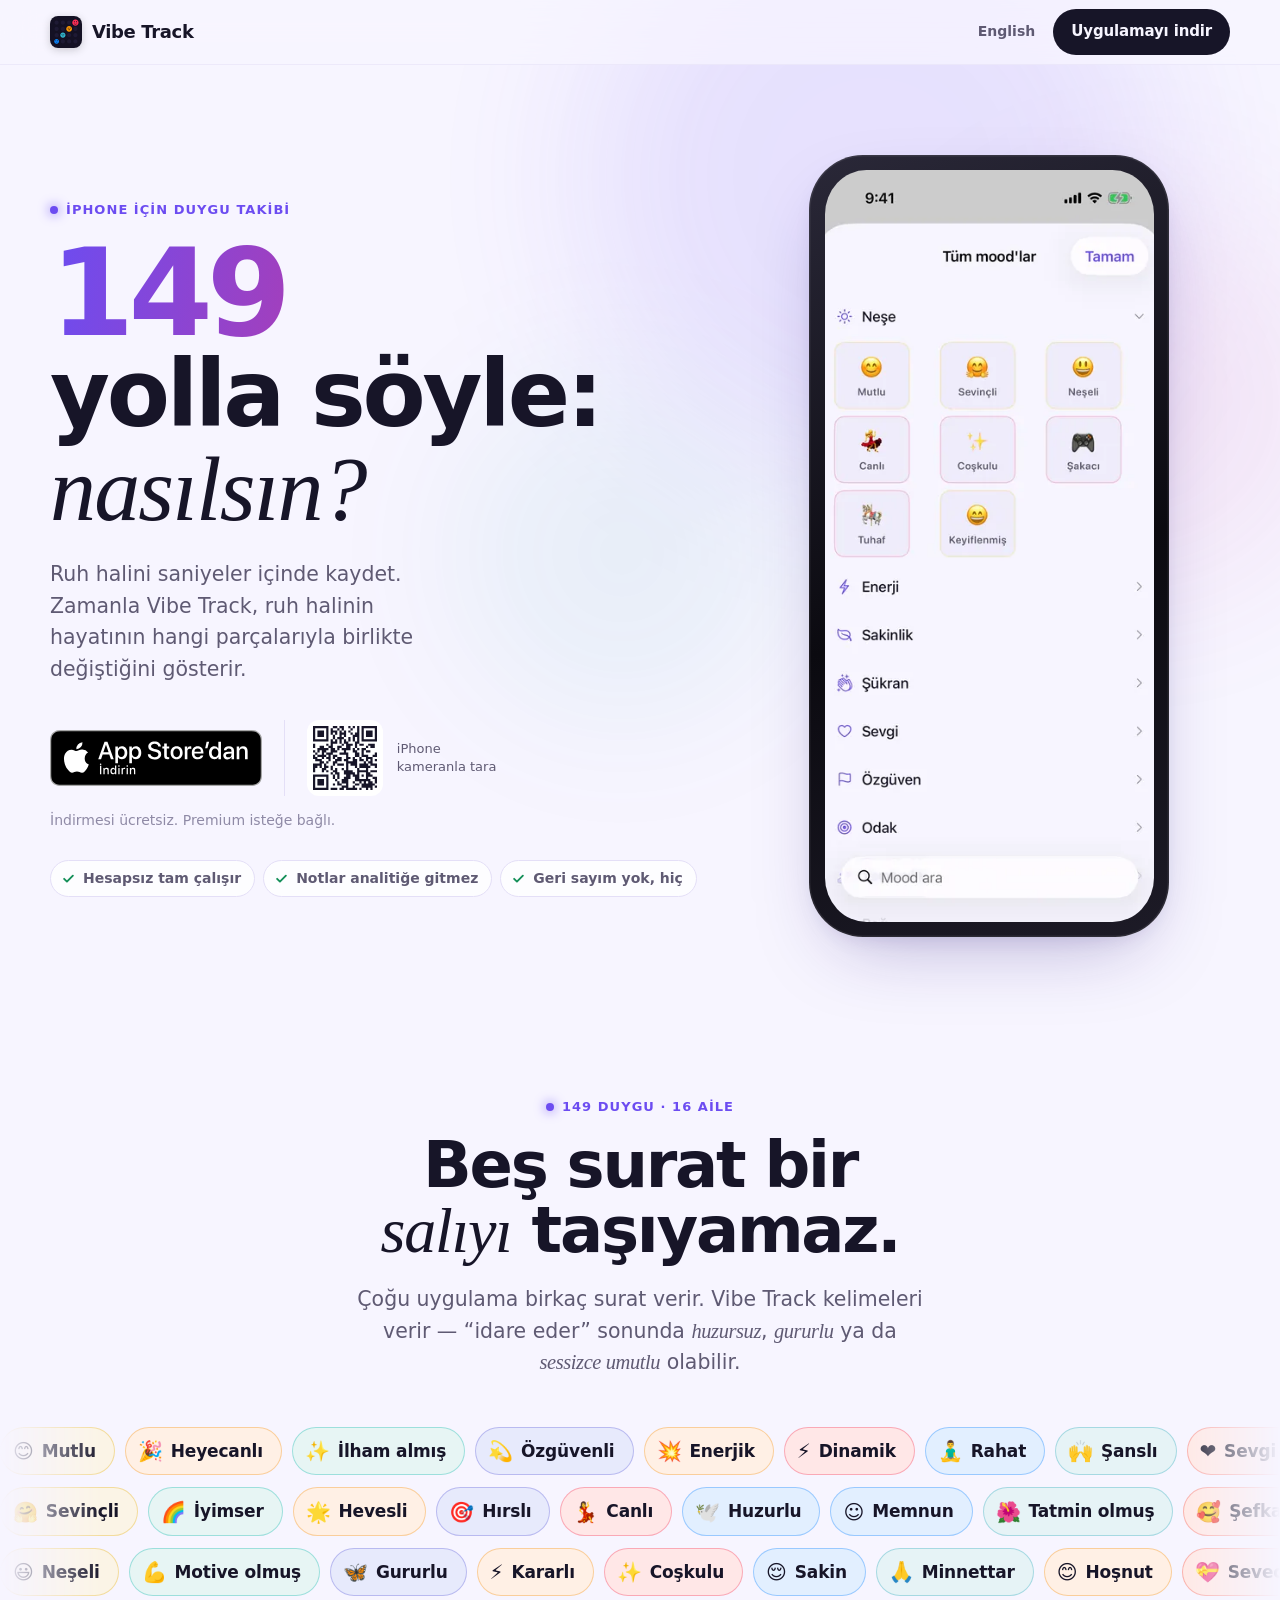
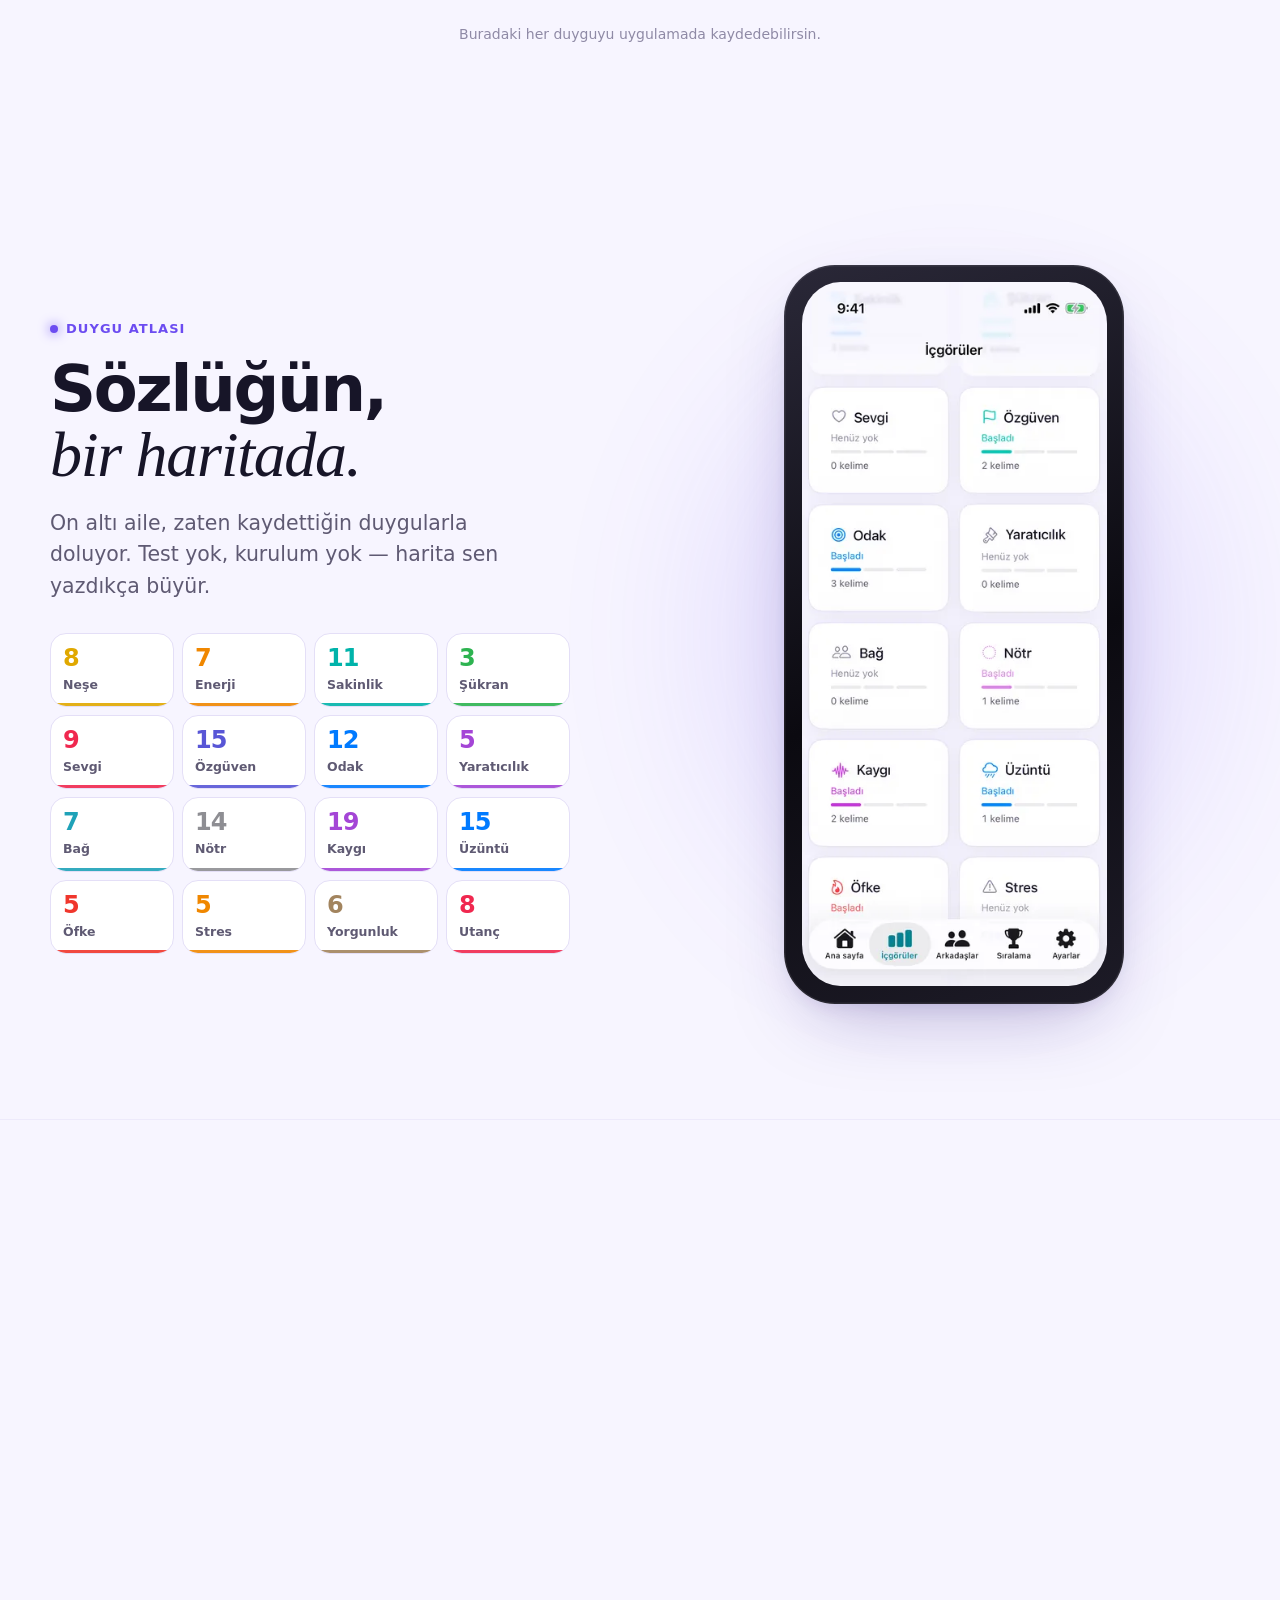
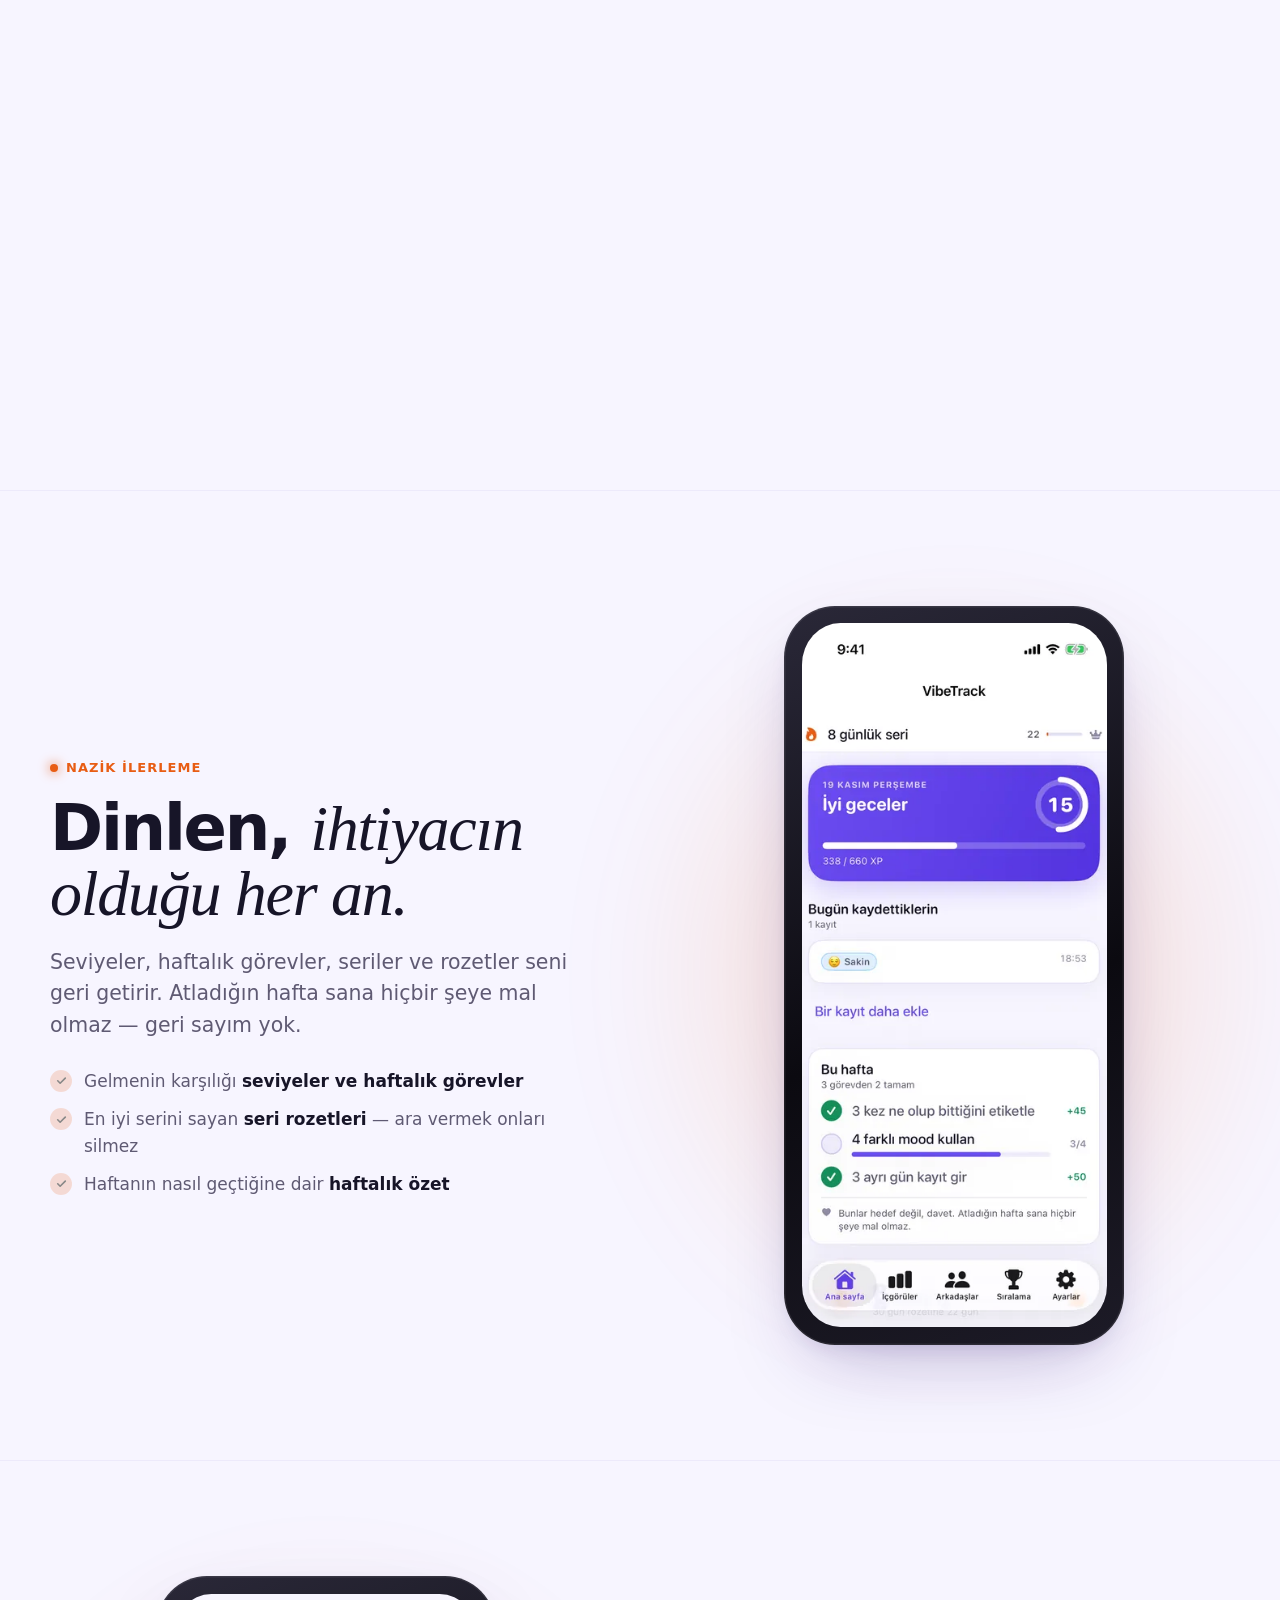
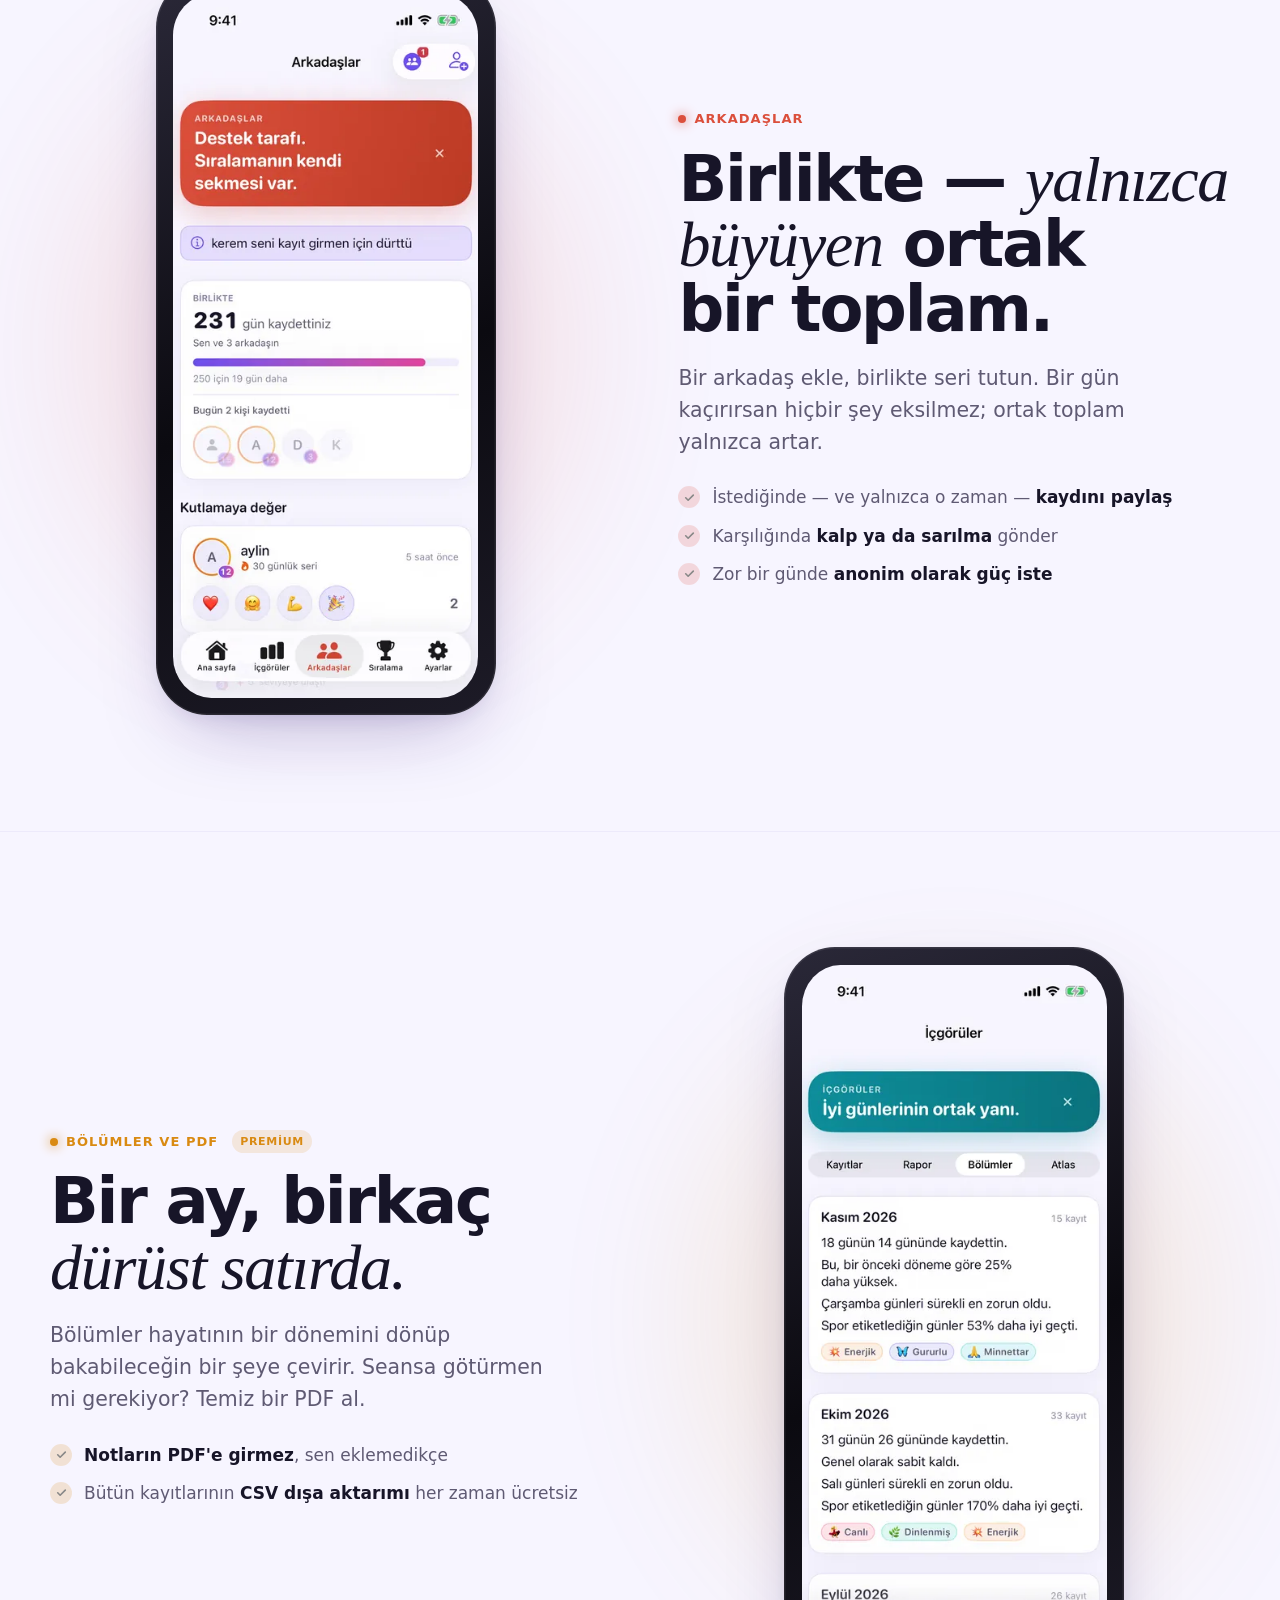
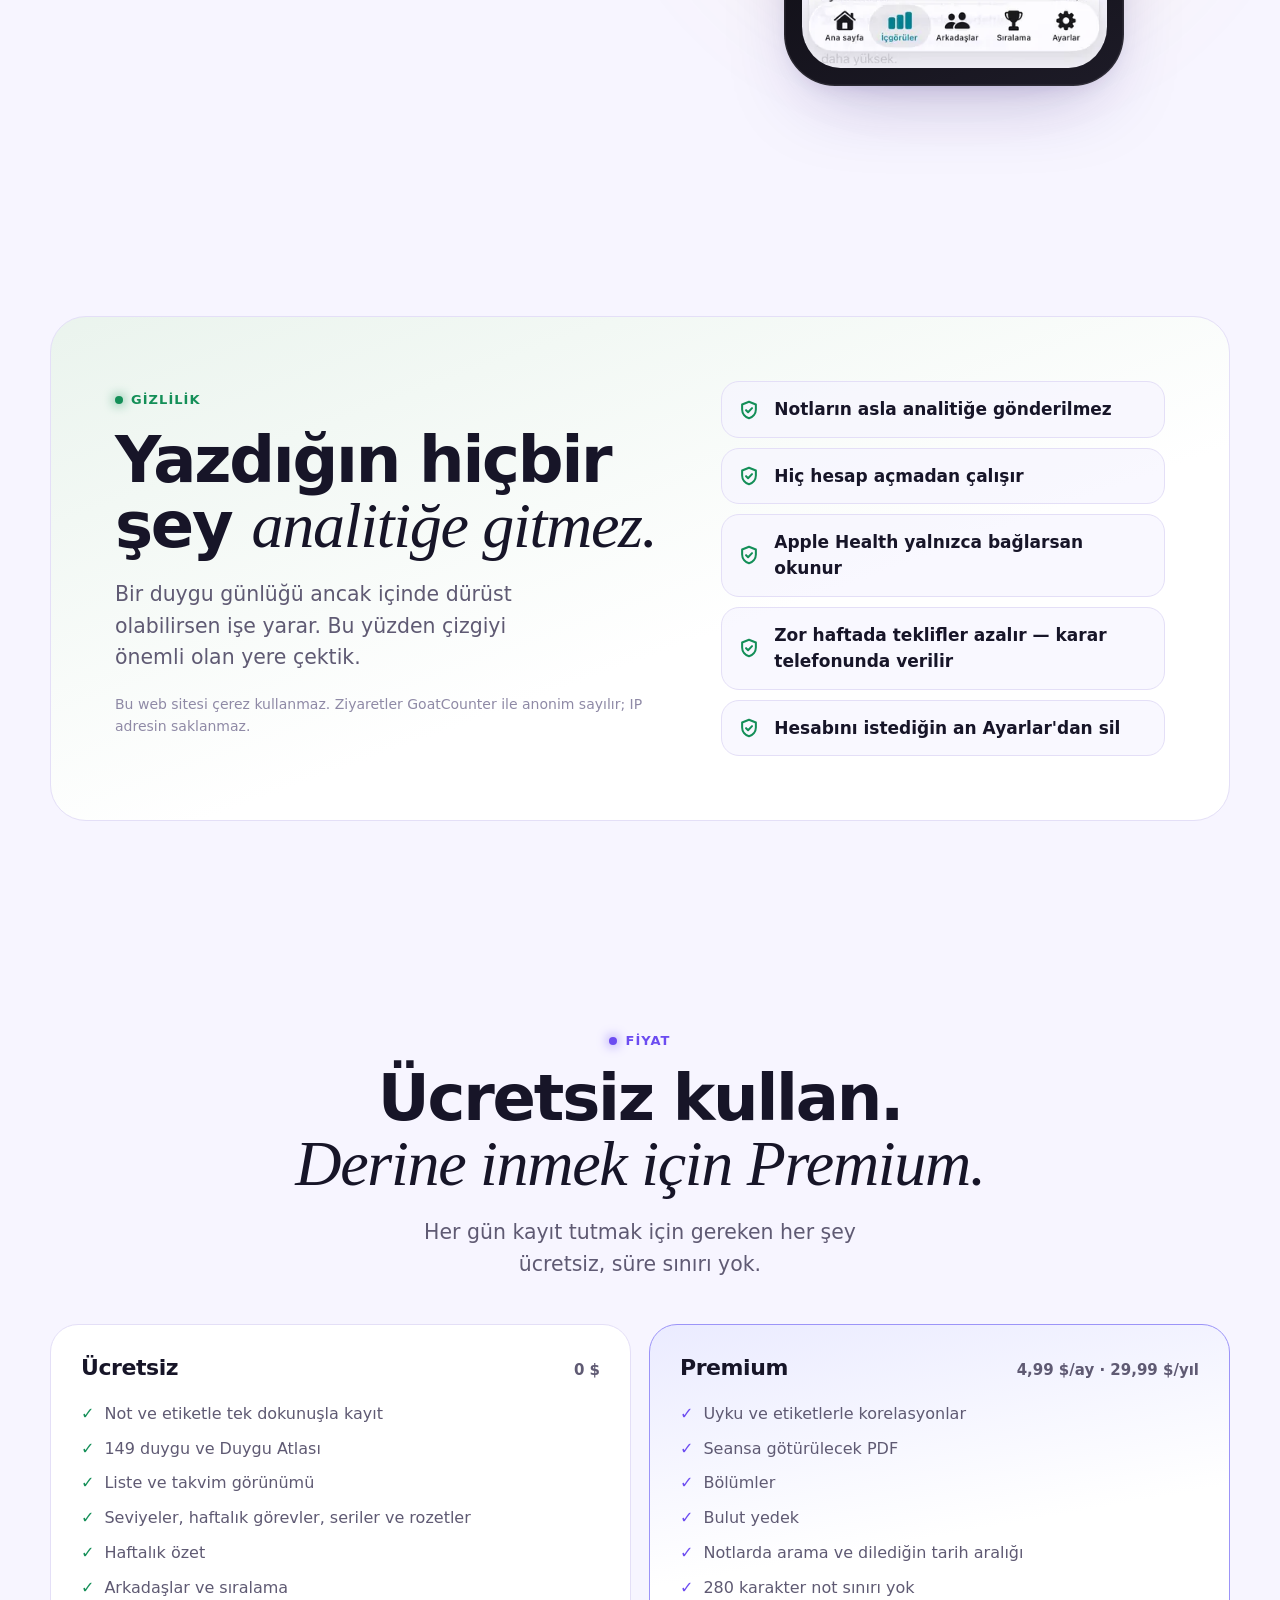
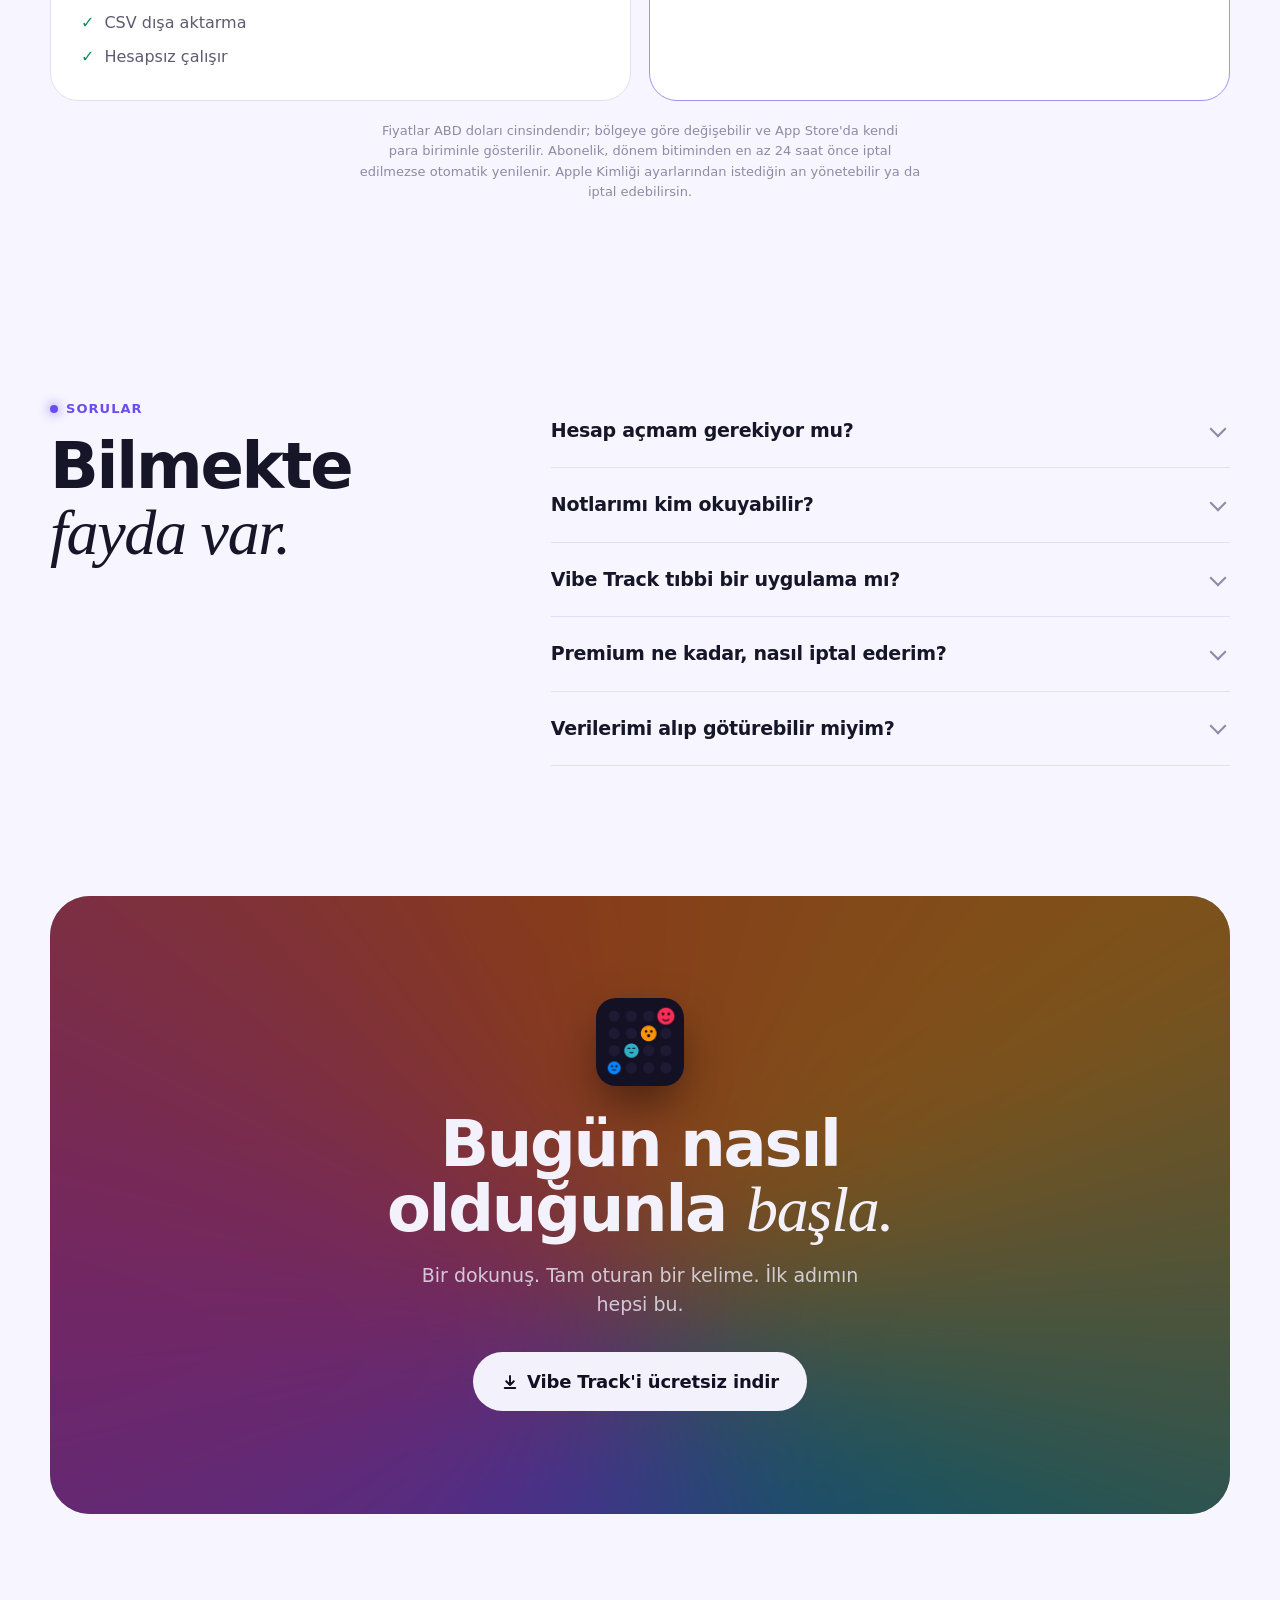
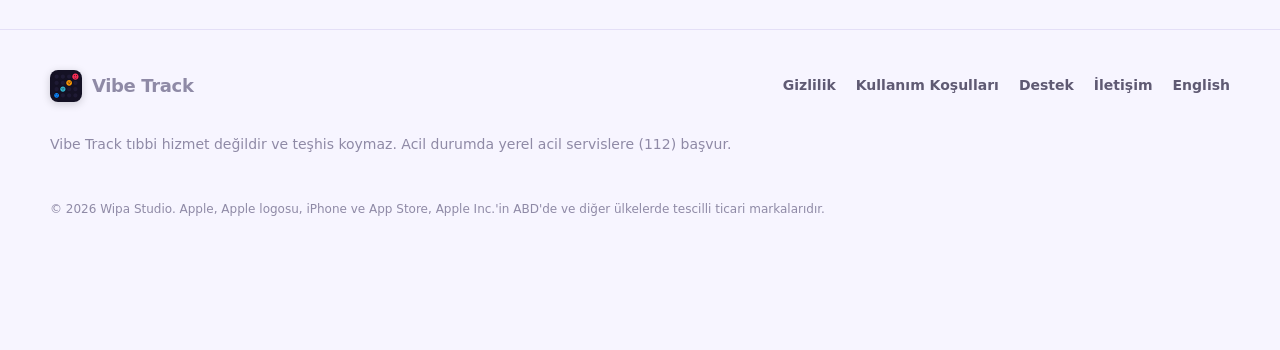
<file: tr/index.html>
<!doctype html>
<html lang="tr" class="no-js">
<head>
<meta charset="utf-8">
<meta name="viewport" content="width=device-width, initial-scale=1, viewport-fit=cover">
<title>Vibe Track — nasıl olduğunu söylemenin 149 yolu</title>
<meta name="description" content="16 aileden 149 duyguyla saniyeler içinde kayıt al. Uykunun ve etiketlerinin ruh halinle nasıl değiştiğini gör, arkadaşlarınla birlikte seri tut; notların analitiğe gitmez. iPhone'da ücretsiz.">
<link rel="canonical" href="https://onurfeyyaz.github.io/vibetrack-app/tr/">
<link rel="alternate" hreflang="en" href="https://onurfeyyaz.github.io/vibetrack-app/">
<link rel="alternate" hreflang="tr" href="https://onurfeyyaz.github.io/vibetrack-app/tr/">
<link rel="alternate" hreflang="x-default" href="https://onurfeyyaz.github.io/vibetrack-app/">
<meta name="apple-itunes-app" content="app-id=6737136337">
<meta name="theme-color" content="#F7F5FF" media="(prefers-color-scheme: light)">
<meta name="theme-color" content="#0F0E17" media="(prefers-color-scheme: dark)">
<meta property="og:type" content="website">
<meta property="og:site_name" content="Vibe Track">
<meta property="og:title" content="Vibe Track — nasıl olduğunu söylemenin 149 yolu">
<meta property="og:description" content="16 aileden 149 duyguyla saniyeler içinde kayıt al. Uykunun ve etiketlerinin ruh halinle nasıl değiştiğini gör, arkadaşlarınla birlikte seri tut; notların analitiğe gitmez. iPhone'da ücretsiz.">
<meta property="og:url" content="https://onurfeyyaz.github.io/vibetrack-app/tr/">
<meta property="og:image" content="https://onurfeyyaz.github.io/vibetrack-app/assets/img/og-tr.png">
<meta property="og:image:width" content="1200">
<meta property="og:image:height" content="630">
<meta property="og:locale" content="tr_TR">
<meta name="twitter:card" content="summary_large_image">
<link rel="icon" href="../assets/img/icon-64.png" type="image/png">
<link rel="apple-touch-icon" href="../assets/img/icon-180.png">
<link rel="stylesheet" href="../assets/styles.css?v=b092b30f">
<script>document.documentElement.classList.remove('no-js')</script>
<script type="application/ld+json">{"@context": "https://schema.org", "@type": "MobileApplication", "name": "Vibe Track", "operatingSystem": "iOS", "applicationCategory": "HealthApplication", "description": "16 aileden 149 duyguyla saniyeler içinde kayıt al. Uykunun ve etiketlerinin ruh halinle nasıl değiştiğini gör, arkadaşlarınla birlikte seri tut; notların analitiğe gitmez. iPhone'da ücretsiz.", "url": "https://onurfeyyaz.github.io/vibetrack-app/tr/", "inLanguage": "tr", "image": "https://onurfeyyaz.github.io/vibetrack-app/assets/img/icon-512.png", "installUrl": "https://apps.apple.com/app/id6737136337", "offers": {"@type": "Offer", "price": "0", "priceCurrency": "USD"}, "publisher": {"@type": "Organization", "name": "Wipa Studio"}}</script>
</head>
<body>
<a class="skip" href="#main">İçeriğe geç</a>

<header class="top">
  <div class="wrap">
    <a class="brand" href="../tr/"><img src="../assets/img/icon-64.png" width="32" height="32" alt="">Vibe Track</a>
    <nav aria-label="Ana menü">
      <a class="lang" href="../" hreflang="en" lang="en">English</a>
      <a class="btn" href="https://apps.apple.com/app/id6737136337" data-ev="nav">Uygulamayı indir</a>
    </nav>
  </div>
</header>

<main id="main">

<!-- HERO -->
<section class="hero">
  <div class="aurora" aria-hidden="true"><span></span><span></span><span></span></div>
  <div class="wrap hero-grid">
    <div class="hero-text">
      <span class="eyebrow">iPhone için duygu takibi</span>
      <h1><span class="num grad">149</span> yolla söyle: <em>nasılsın?</em></h1>
      <p class="lede">Ruh halini saniyeler içinde kaydet. Zamanla Vibe Track, ruh halinin hayatının hangi parçalarıyla birlikte değiştiğini gösterir.</p>
      <div class="cta-row">
        <a class="badge" href="https://apps.apple.com/app/id6737136337" data-ev="hero">
          <picture>
            <source media="(prefers-color-scheme: dark)" srcset="../assets/img/badge-tr-tr-white.svg">
            <img src="../assets/img/badge-tr-tr-black.svg" alt="Vibe Track'i App Store'dan indir" width="168" height="56">
          </picture>
        </a>
        <div class="qr" aria-hidden="true">
          <div class="code"><svg xmlns="http://www.w3.org/2000/svg" viewBox="0 0 29 29" class="segno"><path class="qrline" stroke="#171528" d="M0 0.5h7m2 0h2m1 0h2m2 0h1m1 0h1m1 0h1m1 0h7m-29 1h1m5 0h1m1 0h1m2 0h1m1 0h1m3 0h1m2 0h1m1 0h1m5 0h1m-29 1h1m1 0h3m1 0h1m1 0h3m1 0h1m1 0h1m1 0h1m3 0h1m1 0h1m1 0h3m1 0h1m-29 1h1m1 0h3m1 0h1m1 0h1m1 0h1m1 0h3m2 0h1m1 0h2m1 0h1m1 0h3m1 0h1m-29 1h1m1 0h3m1 0h1m2 0h1m2 0h1m1 0h1m3 0h3m1 0h1m1 0h3m1 0h1m-29 1h1m5 0h1m2 0h1m1 0h3m2 0h1m1 0h1m1 0h1m1 0h1m5 0h1m-29 1h7m1 0h1m1 0h1m1 0h1m1 0h1m1 0h1m1 0h1m1 0h1m1 0h7m-21 1h3m1 0h1m1 0h2m3 0h2m-21 1h1m5 0h1m1 0h1m4 0h1m1 0h3m1 0h1m1 0h2m2 0h3m-28 1h1m2 0h2m2 0h2m2 0h2m2 0h2m2 0h1m4 0h1m1 0h2m-26 1h5m1 0h2m1 0h1m1 0h4m1 0h1m1 0h1m1 0h2m-24 1h1m1 0h1m1 0h2m2 0h3m3 0h1m3 0h2m2 0h1m1 0h2m-25 1h1m2 0h1m1 0h3m3 0h4m3 0h2m1 0h1m5 0h1m-29 1h1m1 0h4m1 0h1m1 0h2m4 0h1m3 0h2m1 0h3m2 0h2m-29 1h2m2 0h1m1 0h2m1 0h1m1 0h2m2 0h2m1 0h1m2 0h1m2 0h3m-26 1h3m3 0h1m2 0h3m1 0h2m2 0h2m1 0h2m1 0h1m1 0h1m1 0h1m-26 1h2m1 0h1m2 0h2m4 0h5m3 0h1m1 0h2m-27 1h4m1 0h1m3 0h1m1 0h3m1 0h1m1 0h3m1 0h4m1 0h3m-29 1h2m1 0h1m1 0h2m1 0h1m6 0h1m3 0h1m1 0h5m2 0h1m-29 1h1m3 0h2m2 0h1m1 0h1m2 0h1m1 0h1m4 0h1m3 0h1m-25 1h1m3 0h1m1 0h1m2 0h2m3 0h4m2 0h5m1 0h3m-21 1h1m1 0h2m2 0h5m1 0h1m3 0h2m-26 1h7m2 0h1m1 0h1m3 0h2m1 0h3m1 0h1m1 0h3m-27 1h1m5 0h1m2 0h1m1 0h1m2 0h3m2 0h2m3 0h1m2 0h2m-29 1h1m1 0h3m1 0h1m3 0h1m2 0h3m3 0h7m2 0h1m-29 1h1m1 0h3m1 0h1m4 0h1m1 0h3m2 0h1m2 0h1m1 0h1m1 0h2m1 0h1m-29 1h1m1 0h3m1 0h1m2 0h1m1 0h2m2 0h1m3 0h2m1 0h6m-28 1h1m5 0h1m6 0h3m2 0h1m3 0h5m1 0h1m-29 1h7m1 0h3m1 0h2m1 0h5m1 0h1m2 0h1m1 0h1"/></svg>
</div>
          <small>iPhone kameranla tara</small>
        </div>
      </div>
      <p class="fine">İndirmesi ücretsiz. Premium isteğe bağlı.</p>
      <ul class="chips">
        <li><svg viewBox="0 0 24 24" fill="none" stroke="currentColor" stroke-width="3" stroke-linecap="round" stroke-linejoin="round" aria-hidden="true"><path d="M5 12.5l4.5 4.5L19 7.5"/></svg>Hesapsız tam çalışır</li>
        <li><svg viewBox="0 0 24 24" fill="none" stroke="currentColor" stroke-width="3" stroke-linecap="round" stroke-linejoin="round" aria-hidden="true"><path d="M5 12.5l4.5 4.5L19 7.5"/></svg>Notlar analitiğe gitmez</li>
        <li><svg viewBox="0 0 24 24" fill="none" stroke="currentColor" stroke-width="3" stroke-linecap="round" stroke-linejoin="round" aria-hidden="true"><path d="M5 12.5l4.5 4.5L19 7.5"/></svg>Geri sayım yok, hiç</li>
      </ul>
    </div>
    <div class="hero-visual">
      <div class="phone float"><picture><source media="(prefers-color-scheme: dark)" srcset="../assets/shots/tr/dark/01-moods-400.webp 400w, ../assets/shots/tr/dark/01-moods-760.webp 760w" sizes="(max-width: 899px) 74vw, 360px"><img src="../assets/shots/tr/light/01-moods-400.webp" srcset="../assets/shots/tr/light/01-moods-400.webp 400w, ../assets/shots/tr/light/01-moods-760.webp 760w" sizes="(max-width: 899px) 74vw, 360px" width="1206" height="2622" alt="Vibe Track duygu seçici ekranı" fetchpriority="high"></picture></div>
    </div>
  </div>
</section>

<!-- MOOD CLOUD -->
<section class="cloud" aria-labelledby="cloud-h">
  <div class="wrap">
    <span class="eyebrow">149 duygu · 16 aile</span>
    <h2 id="cloud-h">Beş surat bir <em>salıyı</em> taşıyamaz.</h2>
    <p class="lede">Çoğu uygulama birkaç surat verir. Vibe Track kelimeleri verir — “idare eder” sonunda <em>huzursuz</em>, <em>gururlu</em> ya da <em>sessizce umutlu</em> olabilir.</p>
  </div>
  <div class="marquee" aria-hidden="true">
    <div class="row" style="--dur:150s"><span class="mood" style="--c:var(--yellow)"><i>😊</i>Mutlu</span><span class="mood" style="--c:var(--orange)"><i>🎉</i>Heyecanlı</span><span class="mood" style="--c:var(--mint)"><i>✨</i>İlham almış</span><span class="mood" style="--c:var(--indigo)"><i>💫</i>Özgüvenli</span><span class="mood" style="--c:var(--orange)"><i>💥</i>Enerjik</span><span class="mood" style="--c:var(--pink)"><i>⚡️</i>Dinamik</span><span class="mood" style="--c:var(--blue)"><i>🧘‍♂️</i>Rahat</span><span class="mood" style="--c:var(--teal)"><i>🙌</i>Şanslı</span><span class="mood" style="--c:var(--red)"><i>❤️</i>Sevgi dolu</span><span class="mood" style="--c:var(--orange)"><i>☀️</i>Sıcakkanlı</span><span class="mood" style="--c:var(--pink)"><i>🎮</i>Şakacı</span><span class="mood" style="--c:var(--indigo)"><i>💡</i>Yenilikçi</span><span class="mood" style="--c:var(--green)"><i>🤝</i>Sosyal</span><span class="mood" style="--c:var(--pink)"><i>😉</i>Flörtöz</span><span class="mood" style="--c:var(--red)"><i>❤️‍🔥</i>Tutkulu</span><span class="mood" style="--c:var(--teal)"><i>🤝</i>Anlayışlı</span><span class="mood" style="--c:var(--blue)"><i>💭</i>İnce düşünceli</span><span class="mood" style="--c:var(--indigo)"><i>🎯</i>Odaklanmış</span><span class="mood" style="--c:var(--gray)"><i>⚡️</i>Verimli</span><span class="mood" style="--c:var(--purple)"><i>✨</i>Aydınlanmış</span><span class="mood" style="--c:var(--gray)"><i>⚖️</i>Dengeli</span><span class="mood" style="--c:var(--purple)"><i>🪞</i>Düşünceli</span><span class="mood" style="--c:var(--blue)"><i>🤔</i>Dalgın</span><span class="mood" style="--c:var(--blue)"><i>🙏</i>Alçakgönüllü</span><span class="mood" style="--c:var(--gray)"><i>🤷‍♂️</i>Şüpheli</span><span class="mood" style="--c:var(--orange)"><i>😬</i>Huzursuz</span><span class="mood" style="--c:var(--orange)"><i>😬</i>Kıpır kıpır</span><span class="mood" style="--c:var(--pink)"><i>🌸</i>Narin</span><span class="mood" style="--c:var(--blue)"><i>😔</i>Melankolik</span><span class="mood" style="--c:var(--purple)"><i>😫</i>Yorgun</span><span class="mood" style="--c:var(--purple)"><i>🥱</i>Halsiz</span><span class="mood" style="--c:var(--indigo)"><i>🔌</i>Kopuk</span><span class="mood" style="--c:var(--blue)"><i>😣</i>Moralsiz</span><span class="mood" style="--c:var(--red)"><i>😠</i>Kızgın</span><span class="mood" style="--c:var(--red)"><i>😒</i>Sinirli</span><span class="mood" style="--c:var(--orange)"><i>😰</i>Yük altında</span><span class="mood" style="--c:var(--yellow)"><i>😟</i>Kaygılı</span><span class="mood" style="--c:var(--purple)"><i>😕</i>Kafası karışık</span><span class="mood" style="--c:var(--purple)"><i>😵</i>Afallamış</span><span class="mood" style="--c:var(--purple)"><i>😱</i>Şok olmuş</span><span class="mood" style="--c:var(--purple)"><i>😈</i>Asi</span><span class="mood" style="--c:var(--pink)"><i>💁‍♂️</i>Cürretkar</span><span class="mood" style="--c:var(--green)"><i>🌱</i>Umutlu</span><span class="mood" style="--c:var(--blue)"><i>🎁</i>Bekleyişte</span><span class="mood" style="--c:var(--gray)"><i>🤫</i>Ketum</span><span class="mood" style="--c:var(--green)"><i>🤢</i>İğrenmiş</span><span class="mood" style="--c:var(--mint)"><i>🌿</i>Dinlenmiş</span><span class="mood" style="--c:var(--green)"><i>🫤</i>Kıskanç</span><span class="mood" style="--c:var(--orange)"><i>🪫</i>Tükenmiş</span><span class="mood" style="--c:var(--blue)"><i>🏡</i>Memleket özlemi</span><span class="dup" style="display:contents"><span class="mood" style="--c:var(--yellow)"><i>😊</i>Mutlu</span><span class="mood" style="--c:var(--orange)"><i>🎉</i>Heyecanlı</span><span class="mood" style="--c:var(--mint)"><i>✨</i>İlham almış</span><span class="mood" style="--c:var(--indigo)"><i>💫</i>Özgüvenli</span><span class="mood" style="--c:var(--orange)"><i>💥</i>Enerjik</span><span class="mood" style="--c:var(--pink)"><i>⚡️</i>Dinamik</span><span class="mood" style="--c:var(--blue)"><i>🧘‍♂️</i>Rahat</span><span class="mood" style="--c:var(--teal)"><i>🙌</i>Şanslı</span><span class="mood" style="--c:var(--red)"><i>❤️</i>Sevgi dolu</span><span class="mood" style="--c:var(--orange)"><i>☀️</i>Sıcakkanlı</span><span class="mood" style="--c:var(--pink)"><i>🎮</i>Şakacı</span><span class="mood" style="--c:var(--indigo)"><i>💡</i>Yenilikçi</span><span class="mood" style="--c:var(--green)"><i>🤝</i>Sosyal</span><span class="mood" style="--c:var(--pink)"><i>😉</i>Flörtöz</span><span class="mood" style="--c:var(--red)"><i>❤️‍🔥</i>Tutkulu</span><span class="mood" style="--c:var(--teal)"><i>🤝</i>Anlayışlı</span><span class="mood" style="--c:var(--blue)"><i>💭</i>İnce düşünceli</span><span class="mood" style="--c:var(--indigo)"><i>🎯</i>Odaklanmış</span><span class="mood" style="--c:var(--gray)"><i>⚡️</i>Verimli</span><span class="mood" style="--c:var(--purple)"><i>✨</i>Aydınlanmış</span><span class="mood" style="--c:var(--gray)"><i>⚖️</i>Dengeli</span><span class="mood" style="--c:var(--purple)"><i>🪞</i>Düşünceli</span><span class="mood" style="--c:var(--blue)"><i>🤔</i>Dalgın</span><span class="mood" style="--c:var(--blue)"><i>🙏</i>Alçakgönüllü</span><span class="mood" style="--c:var(--gray)"><i>🤷‍♂️</i>Şüpheli</span><span class="mood" style="--c:var(--orange)"><i>😬</i>Huzursuz</span><span class="mood" style="--c:var(--orange)"><i>😬</i>Kıpır kıpır</span><span class="mood" style="--c:var(--pink)"><i>🌸</i>Narin</span><span class="mood" style="--c:var(--blue)"><i>😔</i>Melankolik</span><span class="mood" style="--c:var(--purple)"><i>😫</i>Yorgun</span><span class="mood" style="--c:var(--purple)"><i>🥱</i>Halsiz</span><span class="mood" style="--c:var(--indigo)"><i>🔌</i>Kopuk</span><span class="mood" style="--c:var(--blue)"><i>😣</i>Moralsiz</span><span class="mood" style="--c:var(--red)"><i>😠</i>Kızgın</span><span class="mood" style="--c:var(--red)"><i>😒</i>Sinirli</span><span class="mood" style="--c:var(--orange)"><i>😰</i>Yük altında</span><span class="mood" style="--c:var(--yellow)"><i>😟</i>Kaygılı</span><span class="mood" style="--c:var(--purple)"><i>😕</i>Kafası karışık</span><span class="mood" style="--c:var(--purple)"><i>😵</i>Afallamış</span><span class="mood" style="--c:var(--purple)"><i>😱</i>Şok olmuş</span><span class="mood" style="--c:var(--purple)"><i>😈</i>Asi</span><span class="mood" style="--c:var(--pink)"><i>💁‍♂️</i>Cürretkar</span><span class="mood" style="--c:var(--green)"><i>🌱</i>Umutlu</span><span class="mood" style="--c:var(--blue)"><i>🎁</i>Bekleyişte</span><span class="mood" style="--c:var(--gray)"><i>🤫</i>Ketum</span><span class="mood" style="--c:var(--green)"><i>🤢</i>İğrenmiş</span><span class="mood" style="--c:var(--mint)"><i>🌿</i>Dinlenmiş</span><span class="mood" style="--c:var(--green)"><i>🫤</i>Kıskanç</span><span class="mood" style="--c:var(--orange)"><i>🪫</i>Tükenmiş</span><span class="mood" style="--c:var(--blue)"><i>🏡</i>Memleket özlemi</span></span></div>
    <div class="row rev" style="--dur:170s"><span class="mood" style="--c:var(--yellow)"><i>🤗</i>Sevinçli</span><span class="mood" style="--c:var(--mint)"><i>🌈</i>İyimser</span><span class="mood" style="--c:var(--orange)"><i>🌟</i>Hevesli</span><span class="mood" style="--c:var(--indigo)"><i>🎯</i>Hırslı</span><span class="mood" style="--c:var(--pink)"><i>💃</i>Canlı</span><span class="mood" style="--c:var(--blue)"><i>🕊️</i>Huzurlu</span><span class="mood" style="--c:var(--blue)"><i>☺️</i>Memnun</span><span class="mood" style="--c:var(--teal)"><i>🌺</i>Tatmin olmuş</span><span class="mood" style="--c:var(--red)"><i>🥰</i>Şefkatli</span><span class="mood" style="--c:var(--purple)"><i>🎨</i>Yaratıcı</span><span class="mood" style="--c:var(--pink)"><i>🎠</i>Tuhaf</span><span class="mood" style="--c:var(--indigo)"><i>🎭</i>Dışavurumcu</span><span class="mood" style="--c:var(--green)"><i>🎉</i>Dışa dönük</span><span class="mood" style="--c:var(--pink)"><i>✨</i>Cazibeli</span><span class="mood" style="--c:var(--teal)"><i>🤗</i>Empatik</span><span class="mood" style="--c:var(--blue)"><i>🫂</i>Destekleyici</span><span class="mood" style="--c:var(--blue)"><i>🤔</i>Derin düşünceli</span><span class="mood" style="--c:var(--indigo)"><i>🎯</i>Konsantre</span><span class="mood" style="--c:var(--purple)"><i>🦉</i>Bilge</span><span class="mood" style="--c:var(--mint)"><i>👁️</i>Farkında</span><span class="mood" style="--c:var(--gray)"><i>🏔️</i>İstikrarlı</span><span class="mood" style="--c:var(--purple)"><i>💫</i>Nostaljik</span><span class="mood" style="--c:var(--gray)"><i>🤐</i>Çekingen</span><span class="mood" style="--c:var(--gray)"><i>🫥</i>İnce</span><span class="mood" style="--c:var(--gray)"><i>😕</i>Kararsız</span><span class="mood" style="--c:var(--orange)"><i>😰</i>Tedirgin</span><span class="mood" style="--c:var(--pink)"><i>🥺</i>Savunmasız</span><span class="mood" style="--c:var(--pink)"><i>🥀</i>Kırılgan</span><span class="mood" style="--c:var(--blue)"><i>☁️</i>Kasvetli</span><span class="mood" style="--c:var(--purple)"><i>😫</i>Bitkin</span><span class="mood" style="--c:var(--indigo)"><i>😔</i>Yalnız</span><span class="mood" style="--c:var(--indigo)"><i>💔</i>Terk edilmiş</span><span class="mood" style="--c:var(--blue)"><i>💔</i>Yılgın</span><span class="mood" style="--c:var(--red)"><i>😤</i>Bunalmış</span><span class="mood" style="--c:var(--orange)"><i>😫</i>Stresli</span><span class="mood" style="--c:var(--orange)"><i>😬</i>Gergin</span><span class="mood" style="--c:var(--yellow)"><i>😨</i>Telaşlı</span><span class="mood" style="--c:var(--purple)"><i>🤨</i>Şaşırmış</span><span class="mood" style="--c:var(--orange)"><i>😨</i>Korkmuş</span><span class="mood" style="--c:var(--gray)"><i>😑</i>Sıkılmış</span><span class="mood" style="--c:var(--orange)"><i>🦁</i>Gözü pek</span><span class="mood" style="--c:var(--pink)"><i>💪</i>Hırçın</span><span class="mood" style="--c:var(--green)"><i>🤩</i>İstekli</span><span class="mood" style="--c:var(--purple)"><i>🎭</i>Gizemli</span><span class="mood" style="--c:var(--gray)"><i>🔐</i>Muammalı</span><span class="mood" style="--c:var(--mint)"><i>🌤️</i>Rahatlamış</span><span class="mood" style="--c:var(--brown)"><i>🙈</i>Utanmış</span><span class="mood" style="--c:var(--red)"><i>🩹</i>İncinmiş</span><span class="mood" style="--c:var(--indigo)"><i>😥</i>Pişman</span><span class="mood" style="--c:var(--purple)"><i>😖</i>Kendinden emin değil</span><span class="dup" style="display:contents"><span class="mood" style="--c:var(--yellow)"><i>🤗</i>Sevinçli</span><span class="mood" style="--c:var(--mint)"><i>🌈</i>İyimser</span><span class="mood" style="--c:var(--orange)"><i>🌟</i>Hevesli</span><span class="mood" style="--c:var(--indigo)"><i>🎯</i>Hırslı</span><span class="mood" style="--c:var(--pink)"><i>💃</i>Canlı</span><span class="mood" style="--c:var(--blue)"><i>🕊️</i>Huzurlu</span><span class="mood" style="--c:var(--blue)"><i>☺️</i>Memnun</span><span class="mood" style="--c:var(--teal)"><i>🌺</i>Tatmin olmuş</span><span class="mood" style="--c:var(--red)"><i>🥰</i>Şefkatli</span><span class="mood" style="--c:var(--purple)"><i>🎨</i>Yaratıcı</span><span class="mood" style="--c:var(--pink)"><i>🎠</i>Tuhaf</span><span class="mood" style="--c:var(--indigo)"><i>🎭</i>Dışavurumcu</span><span class="mood" style="--c:var(--green)"><i>🎉</i>Dışa dönük</span><span class="mood" style="--c:var(--pink)"><i>✨</i>Cazibeli</span><span class="mood" style="--c:var(--teal)"><i>🤗</i>Empatik</span><span class="mood" style="--c:var(--blue)"><i>🫂</i>Destekleyici</span><span class="mood" style="--c:var(--blue)"><i>🤔</i>Derin düşünceli</span><span class="mood" style="--c:var(--indigo)"><i>🎯</i>Konsantre</span><span class="mood" style="--c:var(--purple)"><i>🦉</i>Bilge</span><span class="mood" style="--c:var(--mint)"><i>👁️</i>Farkında</span><span class="mood" style="--c:var(--gray)"><i>🏔️</i>İstikrarlı</span><span class="mood" style="--c:var(--purple)"><i>💫</i>Nostaljik</span><span class="mood" style="--c:var(--gray)"><i>🤐</i>Çekingen</span><span class="mood" style="--c:var(--gray)"><i>🫥</i>İnce</span><span class="mood" style="--c:var(--gray)"><i>😕</i>Kararsız</span><span class="mood" style="--c:var(--orange)"><i>😰</i>Tedirgin</span><span class="mood" style="--c:var(--pink)"><i>🥺</i>Savunmasız</span><span class="mood" style="--c:var(--pink)"><i>🥀</i>Kırılgan</span><span class="mood" style="--c:var(--blue)"><i>☁️</i>Kasvetli</span><span class="mood" style="--c:var(--purple)"><i>😫</i>Bitkin</span><span class="mood" style="--c:var(--indigo)"><i>😔</i>Yalnız</span><span class="mood" style="--c:var(--indigo)"><i>💔</i>Terk edilmiş</span><span class="mood" style="--c:var(--blue)"><i>💔</i>Yılgın</span><span class="mood" style="--c:var(--red)"><i>😤</i>Bunalmış</span><span class="mood" style="--c:var(--orange)"><i>😫</i>Stresli</span><span class="mood" style="--c:var(--orange)"><i>😬</i>Gergin</span><span class="mood" style="--c:var(--yellow)"><i>😨</i>Telaşlı</span><span class="mood" style="--c:var(--purple)"><i>🤨</i>Şaşırmış</span><span class="mood" style="--c:var(--orange)"><i>😨</i>Korkmuş</span><span class="mood" style="--c:var(--gray)"><i>😑</i>Sıkılmış</span><span class="mood" style="--c:var(--orange)"><i>🦁</i>Gözü pek</span><span class="mood" style="--c:var(--pink)"><i>💪</i>Hırçın</span><span class="mood" style="--c:var(--green)"><i>🤩</i>İstekli</span><span class="mood" style="--c:var(--purple)"><i>🎭</i>Gizemli</span><span class="mood" style="--c:var(--gray)"><i>🔐</i>Muammalı</span><span class="mood" style="--c:var(--mint)"><i>🌤️</i>Rahatlamış</span><span class="mood" style="--c:var(--brown)"><i>🙈</i>Utanmış</span><span class="mood" style="--c:var(--red)"><i>🩹</i>İncinmiş</span><span class="mood" style="--c:var(--indigo)"><i>😥</i>Pişman</span><span class="mood" style="--c:var(--purple)"><i>😖</i>Kendinden emin değil</span></span></div>
    <div class="row" style="--dur:160s"><span class="mood" style="--c:var(--yellow)"><i>😃</i>Neşeli</span><span class="mood" style="--c:var(--mint)"><i>💪</i>Motive olmuş</span><span class="mood" style="--c:var(--indigo)"><i>🦋</i>Gururlu</span><span class="mood" style="--c:var(--orange)"><i>⚡️</i>Kararlı</span><span class="mood" style="--c:var(--pink)"><i>✨</i>Coşkulu</span><span class="mood" style="--c:var(--blue)"><i>😌</i>Sakin</span><span class="mood" style="--c:var(--teal)"><i>🙏</i>Minnettar</span><span class="mood" style="--c:var(--orange)"><i>😊</i>Hoşnut</span><span class="mood" style="--c:var(--red)"><i>💝</i>Sevecen</span><span class="mood" style="--c:var(--purple)"><i>🎭</i>Sanatsal</span><span class="mood" style="--c:var(--purple)"><i>🌈</i>Hayalperest</span><span class="mood" style="--c:var(--green)"><i>👋</i>Arkadaş canlısı</span><span class="mood" style="--c:var(--blue)"><i>🤗</i>Bağ kurmuş</span><span class="mood" style="--c:var(--pink)"><i>💕</i>Romantik</span><span class="mood" style="--c:var(--teal)"><i>💖</i>Merhametli</span><span class="mood noemoji" style="--c:var(--blue)">Meraklı</span><span class="mood" style="--c:var(--gray)"><i>🔍</i>Analitik</span><span class="mood" style="--c:var(--indigo)"><i>📈</i>Üretken</span><span class="mood" style="--c:var(--purple)"><i>💭</i>Kavrayışlı</span><span class="mood" style="--c:var(--gray)"><i>😐</i>Nötr</span><span class="mood" style="--c:var(--gray)"><i>😌</i>Soğukkanlı</span><span class="mood" style="--c:var(--purple)"><i>💫</i>Anılara dalmış</span><span class="mood" style="--c:var(--blue)"><i>😊</i>Mütevazı</span><span class="mood" style="--c:var(--gray)"><i>🤨</i>Şüpheci</span><span class="mood" style="--c:var(--gray)"><i>😟</i>Tereddütlü</span><span class="mood" style="--c:var(--orange)"><i>😣</i>Rahatsız</span><span class="mood" style="--c:var(--pink)"><i>🥺</i>Hassas</span><span class="mood" style="--c:var(--blue)"><i>😢</i>Üzgün</span><span class="mood" style="--c:var(--blue)"><i>😞</i>Hüzünlü</span><span class="mood" style="--c:var(--purple)"><i>😮‍💨</i>Enerjisiz</span><span class="mood" style="--c:var(--indigo)"><i>🏝️</i>Soyutlanmış</span><span class="mood" style="--c:var(--blue)"><i>😞</i>Hayal kırıklığı</span><span class="mood" style="--c:var(--blue)"><i>😔</i>Yenilmiş</span><span class="mood" style="--c:var(--red)"><i>😤</i>Asabi</span><span class="mood" style="--c:var(--orange)"><i>😵‍💫</i>Baskı altında</span><span class="mood" style="--c:var(--yellow)"><i>😰</i>Endişeli</span><span class="mood" style="--c:var(--yellow)"><i>😰</i>Ürkek</span><span class="mood" style="--c:var(--purple)"><i>❓</i>Aklı karışık</span><span class="mood" style="--c:var(--blue)"><i>😣</i>Suçlu</span><span class="mood" style="--c:var(--purple)"><i>😏</i>Yaramaz</span><span class="mood" style="--c:var(--orange)"><i>🗺️</i>Maceracı</span><span class="mood" style="--c:var(--red)"><i>🎭</i>Cesur</span><span class="mood" style="--c:var(--blue)"><i>👀</i>Beklenti içinde</span><span class="mood" style="--c:var(--purple)"><i>🔮</i>Esrarengiz</span><span class="mood" style="--c:var(--yellow)"><i>😮</i>Şaşkın</span><span class="mood" style="--c:var(--teal)"><i>🛡️</i>Güvende</span><span class="mood" style="--c:var(--pink)"><i>😳</i>Mahcup</span><span class="mood" style="--c:var(--gray)"><i>😶‍🌫️</i>Hissizleşmiş</span><span class="mood" style="--c:var(--yellow)"><i>😄</i>Keyiflenmiş</span><span class="dup" style="display:contents"><span class="mood" style="--c:var(--yellow)"><i>😃</i>Neşeli</span><span class="mood" style="--c:var(--mint)"><i>💪</i>Motive olmuş</span><span class="mood" style="--c:var(--indigo)"><i>🦋</i>Gururlu</span><span class="mood" style="--c:var(--orange)"><i>⚡️</i>Kararlı</span><span class="mood" style="--c:var(--pink)"><i>✨</i>Coşkulu</span><span class="mood" style="--c:var(--blue)"><i>😌</i>Sakin</span><span class="mood" style="--c:var(--teal)"><i>🙏</i>Minnettar</span><span class="mood" style="--c:var(--orange)"><i>😊</i>Hoşnut</span><span class="mood" style="--c:var(--red)"><i>💝</i>Sevecen</span><span class="mood" style="--c:var(--purple)"><i>🎭</i>Sanatsal</span><span class="mood" style="--c:var(--purple)"><i>🌈</i>Hayalperest</span><span class="mood" style="--c:var(--green)"><i>👋</i>Arkadaş canlısı</span><span class="mood" style="--c:var(--blue)"><i>🤗</i>Bağ kurmuş</span><span class="mood" style="--c:var(--pink)"><i>💕</i>Romantik</span><span class="mood" style="--c:var(--teal)"><i>💖</i>Merhametli</span><span class="mood noemoji" style="--c:var(--blue)">Meraklı</span><span class="mood" style="--c:var(--gray)"><i>🔍</i>Analitik</span><span class="mood" style="--c:var(--indigo)"><i>📈</i>Üretken</span><span class="mood" style="--c:var(--purple)"><i>💭</i>Kavrayışlı</span><span class="mood" style="--c:var(--gray)"><i>😐</i>Nötr</span><span class="mood" style="--c:var(--gray)"><i>😌</i>Soğukkanlı</span><span class="mood" style="--c:var(--purple)"><i>💫</i>Anılara dalmış</span><span class="mood" style="--c:var(--blue)"><i>😊</i>Mütevazı</span><span class="mood" style="--c:var(--gray)"><i>🤨</i>Şüpheci</span><span class="mood" style="--c:var(--gray)"><i>😟</i>Tereddütlü</span><span class="mood" style="--c:var(--orange)"><i>😣</i>Rahatsız</span><span class="mood" style="--c:var(--pink)"><i>🥺</i>Hassas</span><span class="mood" style="--c:var(--blue)"><i>😢</i>Üzgün</span><span class="mood" style="--c:var(--blue)"><i>😞</i>Hüzünlü</span><span class="mood" style="--c:var(--purple)"><i>😮‍💨</i>Enerjisiz</span><span class="mood" style="--c:var(--indigo)"><i>🏝️</i>Soyutlanmış</span><span class="mood" style="--c:var(--blue)"><i>😞</i>Hayal kırıklığı</span><span class="mood" style="--c:var(--blue)"><i>😔</i>Yenilmiş</span><span class="mood" style="--c:var(--red)"><i>😤</i>Asabi</span><span class="mood" style="--c:var(--orange)"><i>😵‍💫</i>Baskı altında</span><span class="mood" style="--c:var(--yellow)"><i>😰</i>Endişeli</span><span class="mood" style="--c:var(--yellow)"><i>😰</i>Ürkek</span><span class="mood" style="--c:var(--purple)"><i>❓</i>Aklı karışık</span><span class="mood" style="--c:var(--blue)"><i>😣</i>Suçlu</span><span class="mood" style="--c:var(--purple)"><i>😏</i>Yaramaz</span><span class="mood" style="--c:var(--orange)"><i>🗺️</i>Maceracı</span><span class="mood" style="--c:var(--red)"><i>🎭</i>Cesur</span><span class="mood" style="--c:var(--blue)"><i>👀</i>Beklenti içinde</span><span class="mood" style="--c:var(--purple)"><i>🔮</i>Esrarengiz</span><span class="mood" style="--c:var(--yellow)"><i>😮</i>Şaşkın</span><span class="mood" style="--c:var(--teal)"><i>🛡️</i>Güvende</span><span class="mood" style="--c:var(--pink)"><i>😳</i>Mahcup</span><span class="mood" style="--c:var(--gray)"><i>😶‍🌫️</i>Hissizleşmiş</span><span class="mood" style="--c:var(--yellow)"><i>😄</i>Keyiflenmiş</span></span></div>
  </div>
  <p class="sr">Vibe Track'te mutlu ve sakinden kaygılı ve bitkine kadar 149 duygu var.</p>
  <p class="count-line wrap">Buradaki her duyguyu uygulamada kaydedebilirsin.</p>
</section>

<!-- ATLAS -->
<section class="feature" style="--accent: var(--home)" aria-labelledby="atlas-h">
  <div class="wrap f-grid">
    <div class="f-text reveal">
      <span class="eyebrow">Duygu Atlası</span>
      <h2 id="atlas-h">Sözlüğün, <em>bir haritada.</em></h2>
      <p class="lede">On altı aile, zaten kaydettiğin duygularla doluyor. Test yok, kurulum yok — harita sen yazdıkça büyür.</p>
      <div class="families"><div class="fam" style="--c:var(--yellow)"><b>8</b><span>Neşe</span></div><div class="fam" style="--c:var(--orange)"><b>7</b><span>Enerji</span></div><div class="fam" style="--c:var(--mint)"><b>11</b><span>Sakinlik</span></div><div class="fam" style="--c:var(--green)"><b>3</b><span>Şükran</span></div><div class="fam" style="--c:var(--pink)"><b>9</b><span>Sevgi</span></div><div class="fam" style="--c:var(--indigo)"><b>15</b><span>Özgüven</span></div><div class="fam" style="--c:var(--blue)"><b>12</b><span>Odak</span></div><div class="fam" style="--c:var(--purple)"><b>5</b><span>Yaratıcılık</span></div><div class="fam" style="--c:var(--teal)"><b>7</b><span>Bağ</span></div><div class="fam" style="--c:var(--gray)"><b>14</b><span>Nötr</span></div><div class="fam" style="--c:var(--purple)"><b>19</b><span>Kaygı</span></div><div class="fam" style="--c:var(--blue)"><b>15</b><span>Üzüntü</span></div><div class="fam" style="--c:var(--red)"><b>5</b><span>Öfke</span></div><div class="fam" style="--c:var(--orange)"><b>5</b><span>Stres</span></div><div class="fam" style="--c:var(--brown)"><b>6</b><span>Yorgunluk</span></div><div class="fam" style="--c:var(--pink)"><b>8</b><span>Utanç</span></div></div>
    </div>
    <div class="f-visual reveal"><div class="phone"><picture><source media="(prefers-color-scheme: dark)" srcset="../assets/shots/tr/dark/07-atlas-400.webp 400w, ../assets/shots/tr/dark/07-atlas-760.webp 760w" sizes="(max-width: 899px) 74vw, 360px"><img src="../assets/shots/tr/light/07-atlas-400.webp" srcset="../assets/shots/tr/light/07-atlas-400.webp 400w, ../assets/shots/tr/light/07-atlas-760.webp 760w" sizes="(max-width: 899px) 74vw, 360px" width="1206" height="2622" alt="Duygu Atlası ekranı" loading="lazy" decoding="async"></picture></div></div>
  </div>
</section>

<!-- CORRELATIONS -->
<section class="feature flip" style="--accent: var(--insights)" aria-labelledby="corr-h">
  <div class="wrap f-grid">
    <div class="f-text reveal">
      <span class="eyebrow">Korelasyonlar <span class="pill">Premium</span></span>
      <h2 id="corr-h">Neden iyi günlerin <em>iyiydi.</em></h2>
      <p class="lede">Vibe Track ruh halini uykunla ve kendi etiketlerinle yan yana koyar; farkı kendi günlerinden, sade rakamlarla gösterir.</p>
      <ul class="ticks">
        <li><span><strong>Uyku</strong> Apple Health'ten — yalnızca bağlarsan okunur</span></li>
        <li><span><strong>Etiketlerin</strong> — takip etmek istediğin her şey</span></li>
        <li><span>Kendi kayıtlarındaki örüntüler — <strong>teşhis değil</strong></span></li>
      </ul>
    </div>
    <div class="f-visual reveal"><div class="phone"><picture><source media="(prefers-color-scheme: dark)" srcset="../assets/shots/tr/dark/02-insights-report-400.webp 400w, ../assets/shots/tr/dark/02-insights-report-760.webp 760w" sizes="(max-width: 899px) 74vw, 360px"><img src="../assets/shots/tr/light/02-insights-report-400.webp" srcset="../assets/shots/tr/light/02-insights-report-400.webp 400w, ../assets/shots/tr/light/02-insights-report-760.webp 760w" sizes="(max-width: 899px) 74vw, 360px" width="1206" height="2622" alt="Ruh halini uyku ve etiketlerle karşılaştıran içgörü ekranı" loading="lazy" decoding="async"></picture></div></div>
  </div>
</section>

<!-- PROGRESS -->
<section class="feature" style="--accent: var(--streak)" aria-labelledby="prog-h">
  <div class="wrap f-grid">
    <div class="f-text reveal">
      <span class="eyebrow">Nazik ilerleme</span>
      <h2 id="prog-h">Dinlen, <em>ihtiyacın olduğu her an.</em></h2>
      <p class="lede">Seviyeler, haftalık görevler, seriler ve rozetler seni geri getirir. Atladığın hafta sana hiçbir şeye mal olmaz — geri sayım yok.</p>
      <ul class="ticks">
        <li><span>Gelmenin karşılığı <strong>seviyeler ve haftalık görevler</strong></span></li>
        <li><span>En iyi serini sayan <strong>seri rozetleri</strong> — ara vermek onları silmez</span></li>
        <li><span>Haftanın nasıl geçtiğine dair <strong>haftalık özet</strong></span></li>
      </ul>
    </div>
    <div class="f-visual reveal"><div class="phone"><picture><source media="(prefers-color-scheme: dark)" srcset="../assets/shots/tr/dark/03-home-streak-400.webp 400w, ../assets/shots/tr/dark/03-home-streak-760.webp 760w" sizes="(max-width: 899px) 74vw, 360px"><img src="../assets/shots/tr/light/03-home-streak-400.webp" srcset="../assets/shots/tr/light/03-home-streak-400.webp 400w, ../assets/shots/tr/light/03-home-streak-760.webp 760w" sizes="(max-width: 899px) 74vw, 360px" width="1206" height="2622" alt="Seviye, seri ve haftalık görevlerin olduğu ana ekran" loading="lazy" decoding="async"></picture></div></div>
  </div>
</section>

<!-- FRIENDS -->
<section class="feature flip" style="--accent: var(--friends)" aria-labelledby="fr-h">
  <div class="wrap f-grid">
    <div class="f-text reveal">
      <span class="eyebrow">Arkadaşlar</span>
      <h2 id="fr-h">Birlikte — <em>yalnızca büyüyen</em> ortak bir toplam.</h2>
      <p class="lede">Bir arkadaş ekle, birlikte seri tutun. Bir gün kaçırırsan hiçbir şey eksilmez; ortak toplam yalnızca artar.</p>
      <ul class="ticks">
        <li><span>İstediğinde — ve yalnızca o zaman — <strong>kaydını paylaş</strong></span></li>
        <li><span>Karşılığında <strong>kalp ya da sarılma</strong> gönder</span></li>
        <li><span>Zor bir günde <strong>anonim olarak güç iste</strong></span></li>
      </ul>
    </div>
    <div class="f-visual reveal"><div class="phone"><picture><source media="(prefers-color-scheme: dark)" srcset="../assets/shots/tr/dark/04-friends-400.webp 400w, ../assets/shots/tr/dark/04-friends-760.webp 760w" sizes="(max-width: 899px) 74vw, 360px"><img src="../assets/shots/tr/light/04-friends-400.webp" srcset="../assets/shots/tr/light/04-friends-400.webp 400w, ../assets/shots/tr/light/04-friends-760.webp 760w" sizes="(max-width: 899px) 74vw, 360px" width="1206" height="2622" alt="Ortak serinin göründüğü arkadaşlar ekranı" loading="lazy" decoding="async"></picture></div></div>
  </div>
</section>

<!-- CHAPTERS -->
<section class="feature" style="--accent: var(--ranking)" aria-labelledby="ch-h">
  <div class="wrap f-grid">
    <div class="f-text reveal">
      <span class="eyebrow">Bölümler ve PDF <span class="pill">Premium</span></span>
      <h2 id="ch-h">Bir ay, birkaç <em>dürüst satırda.</em></h2>
      <p class="lede">Bölümler hayatının bir dönemini dönüp bakabileceğin bir şeye çevirir. Seansa götürmen mi gerekiyor? Temiz bir PDF al.</p>
      <ul class="ticks">
        <li><span><strong>Notların PDF'e girmez</strong>, sen eklemedikçe</span></li>
        <li><span>Bütün kayıtlarının <strong>CSV dışa aktarımı</strong> her zaman ücretsiz</span></li>
      </ul>
    </div>
    <div class="f-visual reveal"><div class="phone"><picture><source media="(prefers-color-scheme: dark)" srcset="../assets/shots/tr/dark/05-chapters-400.webp 400w, ../assets/shots/tr/dark/05-chapters-760.webp 760w" sizes="(max-width: 899px) 74vw, 360px"><img src="../assets/shots/tr/light/05-chapters-400.webp" srcset="../assets/shots/tr/light/05-chapters-400.webp 400w, ../assets/shots/tr/light/05-chapters-760.webp 760w" sizes="(max-width: 899px) 74vw, 360px" width="1206" height="2622" alt="Bölümler ekranı" loading="lazy" decoding="async"></picture></div></div>
  </div>
</section>

<!-- PRIVACY -->
<section class="privacy" aria-labelledby="pv-h" style="--accent: var(--success)">
  <div class="wrap">
    <div class="privacy-card reveal">
      <div>
        <span class="eyebrow">Gizlilik</span>
        <h2 id="pv-h">Yazdığın hiçbir şey <em>analitiğe gitmez.</em></h2>
        <p class="lede">Bir duygu günlüğü ancak içinde dürüst olabilirsen işe yarar. Bu yüzden çizgiyi önemli olan yere çektik.</p>
        <p class="p-note">Bu web sitesi çerez kullanmaz. Ziyaretler GoatCounter ile anonim sayılır; IP adresin saklanmaz.</p>
      </div>
      <ul class="p-list">
        <li><svg viewBox="0 0 24 24" fill="none" stroke="currentColor" stroke-width="2.2" stroke-linecap="round" stroke-linejoin="round" aria-hidden="true"><path d="M12 3l7.5 3v5.5c0 4.6-3.2 8.3-7.5 9.5-4.3-1.2-7.5-4.9-7.5-9.5V6L12 3z"/><path d="M8.8 12.2l2.2 2.2 4.3-4.4"/></svg>Notların asla analitiğe gönderilmez</li>
        <li><svg viewBox="0 0 24 24" fill="none" stroke="currentColor" stroke-width="2.2" stroke-linecap="round" stroke-linejoin="round" aria-hidden="true"><path d="M12 3l7.5 3v5.5c0 4.6-3.2 8.3-7.5 9.5-4.3-1.2-7.5-4.9-7.5-9.5V6L12 3z"/><path d="M8.8 12.2l2.2 2.2 4.3-4.4"/></svg>Hiç hesap açmadan çalışır</li>
        <li><svg viewBox="0 0 24 24" fill="none" stroke="currentColor" stroke-width="2.2" stroke-linecap="round" stroke-linejoin="round" aria-hidden="true"><path d="M12 3l7.5 3v5.5c0 4.6-3.2 8.3-7.5 9.5-4.3-1.2-7.5-4.9-7.5-9.5V6L12 3z"/><path d="M8.8 12.2l2.2 2.2 4.3-4.4"/></svg>Apple Health yalnızca bağlarsan okunur</li>
        <li><svg viewBox="0 0 24 24" fill="none" stroke="currentColor" stroke-width="2.2" stroke-linecap="round" stroke-linejoin="round" aria-hidden="true"><path d="M12 3l7.5 3v5.5c0 4.6-3.2 8.3-7.5 9.5-4.3-1.2-7.5-4.9-7.5-9.5V6L12 3z"/><path d="M8.8 12.2l2.2 2.2 4.3-4.4"/></svg>Zor haftada teklifler azalır — karar telefonunda verilir</li>
        <li><svg viewBox="0 0 24 24" fill="none" stroke="currentColor" stroke-width="2.2" stroke-linecap="round" stroke-linejoin="round" aria-hidden="true"><path d="M12 3l7.5 3v5.5c0 4.6-3.2 8.3-7.5 9.5-4.3-1.2-7.5-4.9-7.5-9.5V6L12 3z"/><path d="M8.8 12.2l2.2 2.2 4.3-4.4"/></svg>Hesabını istediğin an Ayarlar'dan sil</li>
      </ul>
    </div>
  </div>
</section>

<!-- PRICING -->
<section class="pricing" aria-labelledby="pr-h">
  <div class="wrap">
    <span class="eyebrow">Fiyat</span>
    <h2 id="pr-h">Ücretsiz kullan. <em>Derine inmek için Premium.</em></h2>
    <p class="lede" style="margin-inline:auto">Her gün kayıt tutmak için gereken her şey ücretsiz, süre sınırı yok.</p>
    <div class="plans">
      <div class="plan reveal">
        <h3>Ücretsiz <span class="price">0 $</span></h3>
        <ul><li><span>Not ve etiketle tek dokunuşla kayıt</span></li><li><span>149 duygu ve Duygu Atlası</span></li><li><span>Liste ve takvim görünümü</span></li><li><span>Seviyeler, haftalık görevler, seriler ve rozetler</span></li><li><span>Haftalık özet</span></li><li><span>Arkadaşlar ve sıralama</span></li><li><span>CSV dışa aktarma</span></li><li><span>Hesapsız çalışır</span></li></ul>
      </div>
      <div class="plan pro reveal">
        <h3>Premium <span class="price">4,99 $/ay · 29,99 $/yıl</span></h3>
        <ul><li><span>Uyku ve etiketlerle korelasyonlar</span></li><li><span>Seansa götürülecek PDF</span></li><li><span>Bölümler</span></li><li><span>Bulut yedek</span></li><li><span>Notlarda arama ve dilediğin tarih aralığı</span></li><li><span>280 karakter not sınırı yok</span></li></ul>
      </div>
    </div>
    <p class="legal-small">Fiyatlar ABD doları cinsindendir; bölgeye göre değişebilir ve App Store'da kendi para biriminle gösterilir. Abonelik, dönem bitiminden en az 24 saat önce iptal edilmezse otomatik yenilenir. Apple Kimliği ayarlarından istediğin an yönetebilir ya da iptal edebilirsin.</p>
  </div>
</section>

<!-- FAQ -->
<section class="faq" aria-labelledby="faq-h">
  <div class="wrap faq-grid">
    <div>
      <span class="eyebrow">Sorular</span>
      <h2 id="faq-h">Bilmekte <em>fayda var.</em></h2>
    </div>
    <div><details><summary>Hesap açmam gerekiyor mu?</summary><p>Hayır. Vibe Track hesapsız tam çalışır. Hesap yalnızca başka insanları ya da bulutu içeren şeyler için gerekir: arkadaşlar ve yedek gibi.</p></details><details><summary>Notlarımı kim okuyabilir?</summary><p>Notların asla analitiğe gönderilmez. Arkadaş eklersen, paylaşmayı seçtiğin kayıtları, seviyeni ve üye olup olmadığını görürler.</p></details><details><summary>Vibe Track tıbbi bir uygulama mı?</summary><p>Hayır. Vibe Track tıbbi hizmet değildir ve teşhis koymaz. Gösterdiği şey kendi kayıtlarındaki örüntülerdir. Kriz anındaysan lütfen yerel acil servislere (Türkiye'de 112) başvur.</p></details><details><summary>Premium ne kadar, nasıl iptal ederim?</summary><p>Ayda 4,99 $ ya da yılda 29,99 $ (bölgeye göre değişebilir). Apple Kimliği abonelik ayarlarından istediğin an iptal edebilirsin; kaydettiğin her şey sende kalır.</p></details><details><summary>Verilerimi alıp götürebilir miyim?</summary><p>Evet. Bütün kayıtlarının CSV dışa aktarımı ücretsiz. Hesabını da Ayarlar'dan silebilirsin.</p></details></div>
  </div>
</section>

<!-- CLOSING -->
<section class="closing">
  <div class="wrap">
    <div class="closing-card reveal">
      <img class="icon" src="../assets/img/icon-180.png" width="88" height="88" alt="">
      <h2>Bugün nasıl olduğunla <em>başla.</em></h2>
      <p>Bir dokunuş. Tam oturan bir kelime. İlk adımın hepsi bu.</p>
      <a class="btn big" href="https://apps.apple.com/app/id6737136337" data-ev="closing"><svg viewBox="0 0 24 24" fill="none" stroke="currentColor" stroke-width="2.6" stroke-linecap="round" stroke-linejoin="round" aria-hidden="true"><path d="M12 4v12m0 0l-5-5m5 5l5-5M5 20h14"/></svg>Vibe Track'i ücretsiz indir</a>
    </div>
  </div>
</section>

</main>

<footer>
  <div class="wrap">
    <div class="f-row">
      <a class="brand" href="../tr/"><img src="../assets/img/icon-64.png" width="32" height="32" alt="">Vibe Track</a>
      <nav class="f-links" aria-label="Alt menü">
        <a href="https://onurfeyyaz.github.io/vibetrack-legal/privacy-policy.html" data-out="privacy">Gizlilik</a>
        <a href="https://www.apple.com/legal/internet-services/itunes/dev/stdeula/" data-out="terms">Kullanım Koşulları</a>
        <a href="https://onurfeyyaz.github.io/vibetrack-legal/" data-out="support">Destek</a>
        <a href="mailto:wipastudios@gmail.com" data-out="contact">İletişim</a>
        <a href="../" hreflang="en" lang="en">English</a>
      </nav>
    </div>
    <p>Vibe Track tıbbi hizmet değildir ve teşhis koymaz. Acil durumda yerel acil servislere (112) başvur.</p>
    <p class="tm">© 2026 Wipa Studio. Apple, Apple logosu, iPhone ve App Store, Apple Inc.'in ABD'de ve diğer ülkelerde tescilli ticari markalarıdır.</p>
  </div>
</footer>

<div class="sticky" id="sticky" aria-hidden="true">
  <img src="../assets/img/icon-180.png" width="40" height="40" alt="">
  <div><b>Vibe Track</b><small>Duygu takibi · iPhone'da ücretsiz</small></div>
  <a class="btn" href="https://apps.apple.com/app/id6737136337" data-ev="sticky" tabindex="-1">Uygulamayı indir</a>
</div>

<script>
(function () {
  var io = 'IntersectionObserver' in window;
  var els = document.querySelectorAll('.reveal');
  if (io) {
    var o = new IntersectionObserver(function (es) {
      es.forEach(function (e) { if (e.isIntersecting) { e.target.classList.add('in'); o.unobserve(e.target); } });
    }, { rootMargin: '0px 0px -10% 0px' });
    els.forEach(function (el) { o.observe(el); });
  } else { els.forEach(function (el) { el.classList.add('in'); }); }

  var s = document.getElementById('sticky'), hero = document.querySelector('.hero'), close = document.querySelector('.closing');
  if (io && s) {
    var heroGone = false, closeIn = false;
    var upd = function () {
      var on = heroGone && !closeIn;
      s.classList.toggle('show', on);
      s.setAttribute('aria-hidden', on ? 'false' : 'true');
      s.querySelector('a').tabIndex = on ? 0 : -1;
    };
    new IntersectionObserver(function (es) { heroGone = !es[0].isIntersecting; upd(); }).observe(hero);
    new IntersectionObserver(function (es) { closeIn = es[0].isIntersecting; upd(); }).observe(close);
  }
  // Olaylar (GoatCounter). Kisisel veri yok: yalnizca sabit olay adlari.
  var lang = document.documentElement.lang === 'tr' ? 'tr' : 'en';
  var sent = {};
  var ev = function (name, once) {
    if (once) { if (sent[name]) return; sent[name] = 1; }
    var g = window.goatcounter;
    if (g && g.count) g.count({ path: name, title: name, event: true });
  };
  document.addEventListener('click', function (e) {
    var a = e.target.closest && e.target.closest('a');
    if (!a) return;
    if (a.dataset.ev) ev('download-' + a.dataset.ev + '-' + lang);
    else if (a.dataset.out) ev('out-' + a.dataset.out + '-' + lang);
    else if (a.hasAttribute('hreflang')) ev('lang-switch-' + lang + '-to-' + a.getAttribute('hreflang'));
  });
  document.querySelectorAll('.faq details').forEach(function (d, i) {
    d.addEventListener('toggle', function () { if (d.open) ev('faq-' + (i + 1) + '-' + lang, true); });
  });
  if (io) {
    var marks = { 'cloud-h': 'moods', 'atlas-h': 'features', 'pv-h': 'privacy', 'pr-h': 'pricing', 'faq-h': 'faq' };
    var seen = new IntersectionObserver(function (es) {
      es.forEach(function (e) {
        if (!e.isIntersecting) return;
        var k = e.target.id ? marks[e.target.id] : 'closing';
        ev('seen-' + k + '-' + lang, true); seen.unobserve(e.target);
      });
    }, { threshold: 0.6 });
    Object.keys(marks).forEach(function (id) { var el = document.getElementById(id); if (el) seen.observe(el); });
    if (close) seen.observe(close);
  }
})();
</script>
<script data-goatcounter="https://vibetrack-app.goatcounter.com/count" async src="https://gc.zgo.at/count.js"></script>
</body>
</html>
</file>
<file: assets/styles.css>
/* Vibe Track — tanitim sitesi.
   Renkler uygulamanin kendi jetonlarindan (VTTheme / VTRealm) geliyor. */

:root {
  color-scheme: light dark;
  --bg: #F7F5FF;
  --surface: #FFFFFF;
  --muted: #EFECFB;
  --border: #E4DFF7;
  --border-strong: #CFC7EE;
  --ink: #171528;
  --ink-2: #5F5A73;
  --ink-3: #8F8AA6;
  --home: #6C4CF1;
  --insights: #0E8E9B;
  --friends: #DB4F3C;
  --ranking: #D98A12;
  --settings: #64708C;
  --streak: #E85D14;
  --success: #148F58;
  --magenta: #C2389E;
  --glow: .55;
  --shadow: 0 30px 80px -30px rgba(40, 20, 120, .35), 0 8px 24px -12px rgba(40, 20, 120, .18);

  --yellow: #E0A800; --orange: #F08700; --pink: #F0284F; --purple: #A445D6;
  --indigo: #5856D6; --blue: #007AFF; --teal: #1FA2B8; --mint: #00B3AA;
  --green: #2DB350; --red: #F0362C; --gray: #8E8E93; --brown: #A2845E;

  --sans: ui-rounded, "SF Pro Rounded", system-ui, -apple-system, "Segoe UI", Roboto, "Helvetica Neue", Arial, sans-serif;
  --serif: ui-serif, "New York", "Iowan Old Style", Georgia, "Times New Roman", serif;
  --radius: 28px;
  --wrap: 1180px;
}

@media (prefers-color-scheme: dark) {
  :root {
    --bg: #0F0E17;
    --surface: #1A1926;
    --muted: #242233;
    --border: #332F45;
    --border-strong: #453F5E;
    --ink: #F3F1FB;
    --ink-2: #A5A0BC;
    --ink-3: #726D8A;
    --home: #A48BFF;
    --insights: #3ED4DE;
    --friends: #FF8E75;
    --ranking: #FFC24D;
    --settings: #9AA5BC;
    --streak: #FF9553;
    --success: #4BD79A;
    --magenta: #F07AD8;
    --glow: .9;
    --shadow: 0 40px 120px -40px rgba(0, 0, 0, .8), 0 0 0 1px rgba(255, 255, 255, .04);

    --yellow: #FFD60A; --orange: #FF9F0A; --pink: #FF375F; --purple: #BF5AF2;
    --indigo: #7D7AFF; --blue: #0A84FF; --teal: #40C8E0; --mint: #63E6E2;
    --green: #30D158; --red: #FF453A; --gray: #98989D; --brown: #AC8E68;
  }
}

*, *::before, *::after { box-sizing: border-box; }
html { -webkit-text-size-adjust: 100%; scroll-behavior: smooth; }
body {
  margin: 0;
  background: var(--bg);
  color: var(--ink);
  font-family: var(--sans);
  font-size: 17px;
  line-height: 1.55;
  -webkit-font-smoothing: antialiased;
  overflow-x: hidden;
  overflow-x: clip;
}
html { overflow-x: clip; }
img { max-width: 100%; display: block; }
a { color: inherit; }
:focus-visible { outline: 3px solid var(--home); outline-offset: 3px; border-radius: 8px; }
.wrap { width: min(var(--wrap), 100% - 32px); margin-inline: auto; }
.sr { position: absolute; width: 1px; height: 1px; overflow: hidden; clip: rect(0 0 0 0); white-space: nowrap; }
.skip { position: absolute; left: 16px; top: -60px; background: var(--ink); color: var(--bg); padding: 10px 16px; border-radius: 12px; z-index: 100; }
.skip:focus { top: 12px; }

/* ---------- type ---------- */
h1, h2, h3 { margin: 0; font-weight: 750; letter-spacing: -0.035em; line-height: 1.02; text-wrap: balance; }
h1 { font-size: clamp(46px, 7.4vw, 92px); }
h2 { font-size: clamp(36px, 5.2vw, 64px); }
h3 { font-size: 22px; letter-spacing: -0.02em; line-height: 1.2; }
em { font-family: var(--serif); font-style: italic; font-weight: 500; letter-spacing: -0.02em; }
.grad {
  background: linear-gradient(100deg, var(--home), var(--magenta) 60%, var(--streak));
  -webkit-background-clip: text; background-clip: text; color: transparent;
  padding-right: .06em;
}
.lede { font-size: clamp(18px, 1.6vw, 21px); color: var(--ink-2); max-width: 34ch; text-wrap: pretty; }
p { text-wrap: pretty; }
.eyebrow {
  display: inline-flex; align-items: center; gap: 8px;
  font-size: 13px; font-weight: 700; letter-spacing: .08em; text-transform: uppercase;
  color: var(--accent, var(--home));
}
.eyebrow::before { content: ""; width: 8px; height: 8px; border-radius: 50%; background: currentColor; box-shadow: 0 0 12px currentColor; }

/* ---------- header ---------- */
.top {
  position: sticky; top: 0; z-index: 50;
  backdrop-filter: saturate(180%) blur(18px); -webkit-backdrop-filter: saturate(180%) blur(18px);
  background: color-mix(in oklab, var(--bg) 72%, transparent);
  border-bottom: 1px solid color-mix(in oklab, var(--border) 60%, transparent);
}
.top .wrap { display: flex; align-items: center; justify-content: space-between; height: 64px; gap: 12px; }
.brand { display: flex; align-items: center; gap: 10px; text-decoration: none; font-weight: 750; letter-spacing: -0.02em; font-size: 18px; }
.brand img { width: 32px; height: 32px; border-radius: 8px; box-shadow: 0 2px 8px rgba(0,0,0,.18); }
.top nav { display: flex; align-items: center; gap: 6px; }
.lang { text-decoration: none; font-size: 14px; font-weight: 650; color: var(--ink-2); padding: 8px 12px; border-radius: 999px; }
.lang:hover { color: var(--ink); background: var(--muted); }
.btn {
  display: inline-flex; align-items: center; justify-content: center; gap: 8px;
  text-decoration: none; font-weight: 700; font-size: 15px; letter-spacing: -0.01em;
  padding: 11px 18px; border-radius: 999px; border: 0; cursor: pointer;
  background: var(--ink); color: var(--bg);
  transition: transform .2s ease, box-shadow .2s ease;
}
.btn:hover { transform: translateY(-1px); box-shadow: 0 10px 24px -10px color-mix(in oklab, var(--home) 70%, transparent); }
.btn.big { font-size: 18px; padding: 16px 28px; }
.btn svg { width: 18px; height: 18px; }

/* ---------- hero ---------- */
.hero { position: relative; padding: clamp(40px, 7vw, 96px) 0 40px; isolation: isolate; }
.aurora { position: absolute; inset: -20% -10% auto; height: 120%; z-index: -1; pointer-events: none; opacity: var(--glow); }
.aurora span { position: absolute; border-radius: 50%; filter: blur(80px); opacity: .45; }
.aurora span:nth-child(1) { width: 46vw; height: 46vw; left: 46%; top: 0; background: var(--home); }
.aurora span:nth-child(2) { width: 30vw; height: 30vw; left: 70%; top: 30%; background: var(--magenta); opacity: .32; }
.aurora span:nth-child(3) { width: 26vw; height: 26vw; left: 38%; top: 46%; background: var(--insights); opacity: .22; }
@media (prefers-color-scheme: light) { .aurora span { opacity: .22; } .aurora span:nth-child(2) { opacity: .16; } .aurora span:nth-child(3) { opacity: .12; } }

.hero-grid { display: grid; grid-template-columns: 1.15fr .85fr; gap: 48px; align-items: center; }
.hero h1 { margin: 18px 0 22px; }
.hero h1 .num { display: block; font-size: 1.32em; line-height: .9; letter-spacing: -0.05em; }
.cta-row { display: flex; align-items: center; gap: 22px; margin-top: 34px; flex-wrap: wrap; }
.badge { display: inline-block; line-height: 0; border-radius: 12px; }
.badge img { height: 56px; width: auto; }
.qr { display: none; align-items: center; gap: 14px; padding-left: 22px; border-left: 1px solid var(--border); }
.qr .code { width: 76px; height: 76px; padding: 6px; background: #fff; border-radius: 12px; }
.qr .code svg { width: 100%; height: 100%; display: block; }
.qr small { font-size: 13px; line-height: 1.35; color: var(--ink-2); max-width: 13ch; }
@media (min-width: 900px) and (hover: hover) { .qr { display: flex; } }
.fine { margin-top: 14px; font-size: 14px; color: var(--ink-3); }
.chips { display: flex; flex-wrap: wrap; gap: 8px; margin: 28px 0 0; padding: 0; list-style: none; }
.chips li {
  display: inline-flex; align-items: center; gap: 7px; font-size: 14px; font-weight: 600; color: var(--ink-2);
  padding: 7px 13px 7px 10px; border-radius: 999px; background: color-mix(in oklab, var(--surface) 80%, transparent);
  border: 1px solid var(--border);
}
.chips svg { width: 15px; height: 15px; color: var(--success); flex: none; }

/* ---------- phone ---------- */
.phone {
  position: relative; width: min(340px, 78vw); margin-inline: auto;
  aspect-ratio: 1206 / 2622; border-radius: 15% / 7%;
  padding: 3.2%; background: linear-gradient(160deg, #2a2838, #0b0a10 55%, #1d1b27);
  box-shadow: var(--shadow), inset 0 0 0 1.5px rgba(255,255,255,.08);
}
.phone picture, .phone img { width: 100%; height: 100%; border-radius: 12.6% / 5.9%; object-fit: cover; }
.hero .phone { width: min(360px, 74vw); transform: rotate(0); }
.float { animation: float 7s ease-in-out infinite; }
@keyframes float { 50% { transform: translateY(-10px); } }

/* ---------- mood cloud ---------- */
.cloud { padding: clamp(64px, 9vw, 120px) 0 clamp(48px, 7vw, 96px); text-align: center; }
.cloud h2 { max-width: 15ch; margin: 14px auto 18px; }
.cloud .lede { margin-inline: auto; max-width: 44ch; }
.marquee { margin-top: 48px; display: grid; overflow: hidden; gap: 12px; mask-image: linear-gradient(90deg, transparent, #000 8%, #000 92%, transparent); -webkit-mask-image: linear-gradient(90deg, transparent, #000 8%, #000 92%, transparent); }
.row { display: flex; width: max-content; gap: 10px; animation: slide var(--dur, 90s) linear infinite; }
.row.rev { animation-direction: reverse; }
.marquee:hover .row { animation-play-state: paused; }
@keyframes slide { to { transform: translateX(-50%); } }
.mood {
  --c: var(--gray);
  display: inline-flex; align-items: center; gap: 8px; white-space: nowrap;
  font-size: 17px; font-weight: 650; letter-spacing: -0.01em;
  padding: 10px 18px 10px 12px; border-radius: 999px;
  background: color-mix(in oklab, var(--c) 13%, var(--surface));
  border: 1px solid color-mix(in oklab, var(--c) 32%, transparent);
}
.mood i { font-style: normal; font-size: 20px; line-height: 1; }
.mood.noemoji { padding-left: 18px; }
.mood.noemoji::before { content: ""; width: 9px; height: 9px; border-radius: 50%; background: var(--c); }
.count-line { margin-top: 28px; font-size: 14px; color: var(--ink-3); }

/* ---------- feature sections ---------- */
.feature { padding: clamp(64px, 9vw, 130px) 0; position: relative; }
.feature + .feature { border-top: 1px solid color-mix(in oklab, var(--border) 50%, transparent); }
.f-grid { display: grid; grid-template-columns: 1fr 1fr; gap: clamp(32px, 6vw, 96px); align-items: center; }
.feature.flip .f-text { order: 2; }
.f-text h2 { margin: 16px 0 20px; }
.f-text .lede { max-width: 40ch; }
.f-visual { position: relative; isolation: isolate; }
.f-visual::before {
  content: ""; position: absolute; inset: 12% 8%; z-index: -1; border-radius: 50%;
  background: var(--accent); filter: blur(90px); opacity: calc(.28 * var(--glow));
}
.ticks { list-style: none; padding: 0; margin: 26px 0 0; display: grid; gap: 12px; }
.ticks li { display: flex; gap: 12px; align-items: flex-start; color: var(--ink-2); }
.ticks li::before {
  content: ""; flex: none; width: 22px; height: 22px; margin-top: 2px; border-radius: 50%;
  background: color-mix(in oklab, var(--accent) 18%, transparent)
    url("data:image/svg+xml,%3Csvg xmlns='http://www.w3.org/2000/svg' viewBox='0 0 24 24' fill='none' stroke='%23888' stroke-width='3' stroke-linecap='round' stroke-linejoin='round'%3E%3Cpath d='M5 12.5l4.5 4.5L19 7.5'/%3E%3C/svg%3E") center / 13px no-repeat;
}
.ticks strong { color: var(--ink); font-weight: 700; }
.pill {
  display: inline-block; margin-left: 6px; font-size: 11px; font-weight: 800; letter-spacing: .06em; text-transform: uppercase;
  padding: 3px 8px; border-radius: 999px; vertical-align: 2px;
  color: var(--accent); background: color-mix(in oklab, var(--accent) 14%, transparent);
}

/* atlas families */
.families { display: grid; grid-template-columns: repeat(4, 1fr); gap: 8px; margin-top: 30px; max-width: 520px; }
.fam {
  --c: var(--gray);
  border-radius: 16px; padding: 12px 12px 10px; background: var(--surface); border: 1px solid var(--border);
  position: relative; overflow: hidden;
}
.fam::after { content: ""; position: absolute; inset: auto 0 0 0; height: 3px; background: var(--c); opacity: .9; }
.fam b { display: block; font-size: 24px; letter-spacing: -0.04em; line-height: 1; color: var(--c); }
.fam span { font-size: 12.5px; font-weight: 650; color: var(--ink-2); }

/* ---------- privacy ---------- */
.privacy { padding: clamp(64px, 9vw, 130px) 0; }
.privacy-card {
  border-radius: 36px; padding: clamp(28px, 5vw, 64px);
  background: linear-gradient(160deg, color-mix(in oklab, var(--success) 10%, var(--surface)), var(--surface) 60%);
  border: 1px solid var(--border);
  display: grid; grid-template-columns: 1.1fr .9fr; gap: clamp(28px, 5vw, 72px); align-items: center;
}
.privacy-card h2 { margin: 16px 0 18px; }
.p-list { list-style: none; padding: 0; margin: 0; display: grid; gap: 10px; }
.p-list li {
  display: flex; gap: 14px; align-items: center; padding: 14px 16px; border-radius: 18px;
  background: color-mix(in oklab, var(--bg) 70%, transparent); border: 1px solid var(--border); font-weight: 600;
}
.p-list svg { width: 22px; height: 22px; flex: none; color: var(--success); }
.p-note { margin-top: 18px; font-size: 14px; color: var(--ink-3); }

/* ---------- pricing ---------- */
.pricing { padding: clamp(48px, 7vw, 100px) 0; text-align: center; }
.pricing h2 { margin: 14px auto 16px; max-width: 18ch; }
.plans { display: grid; grid-template-columns: 1fr 1fr; gap: 18px; margin-top: 44px; text-align: left; }
.plan { border-radius: var(--radius); padding: 30px; background: var(--surface); border: 1px solid var(--border); }
.plan.pro { border-color: color-mix(in oklab, var(--home) 55%, var(--border)); background: linear-gradient(170deg, color-mix(in oklab, var(--home) 12%, var(--surface)), var(--surface) 55%); }
.plan h3 { display: flex; justify-content: space-between; align-items: baseline; gap: 12px; flex-wrap: wrap; }
.plan .price { font-size: 15px; font-weight: 650; color: var(--ink-2); letter-spacing: 0; }
.plan ul { list-style: none; padding: 0; margin: 20px 0 0; display: grid; gap: 10px; }
.plan li { display: flex; gap: 10px; color: var(--ink-2); font-size: 16px; }
.plan li::before { content: "✓"; font-weight: 800; color: var(--success); flex: none; }
.plan.pro li::before { color: var(--home); }
.legal-small { margin-top: 20px; font-size: 13px; color: var(--ink-3); max-width: 70ch; margin-inline: auto; }

/* ---------- faq ---------- */
.faq { padding: clamp(48px, 7vw, 100px) 0; }
.faq-grid { display: grid; grid-template-columns: .8fr 1.2fr; gap: 48px; align-items: start; }
.faq h2 { margin-top: 14px; }
details { border-bottom: 1px solid var(--border); }
summary {
  list-style: none; cursor: pointer; padding: 22px 40px 22px 0; position: relative;
  font-size: 19px; font-weight: 700; letter-spacing: -0.015em;
}
summary::-webkit-details-marker { display: none; }
summary::after {
  content: ""; position: absolute; right: 6px; top: 50%; width: 12px; height: 12px; margin-top: -8px;
  border-right: 2.5px solid var(--ink-3); border-bottom: 2.5px solid var(--ink-3); transform: rotate(45deg); transition: transform .25s ease;
}
details[open] summary::after { transform: rotate(-135deg); margin-top: -2px; }
details p { margin: 0 0 22px; color: var(--ink-2); max-width: 60ch; }

/* ---------- closing ---------- */
.closing { padding: 40px 0 clamp(64px, 9vw, 120px); }
.closing-card {
  position: relative; overflow: hidden; isolation: isolate; text-align: center;
  border-radius: 40px; padding: clamp(48px, 8vw, 104px) 24px;
  background: #121022; color: #F3F1FB;
}
.closing-card::before {
  content: ""; position: absolute; inset: -40%; z-index: -1;
  background: conic-gradient(from 200deg at 50% 60%, #6C4CF1, #C2389E, #E85D14, #D98A12, #0E8E9B, #6C4CF1);
  filter: blur(90px); opacity: .55;
}
.closing-card h2 { max-width: 16ch; margin: 0 auto 18px; }
.closing-card p { color: rgba(243, 241, 251, .78); margin: 0 auto 32px; max-width: 40ch; font-size: 19px; }
.closing-card .btn { background: #F3F1FB; color: #121022; }
.closing-card img.icon { width: 88px; height: 88px; border-radius: 20px; margin: 0 auto 26px; box-shadow: 0 20px 50px -10px rgba(0,0,0,.6); }

/* ---------- footer ---------- */
footer { border-top: 1px solid var(--border); padding: 40px 0 120px; font-size: 14px; color: var(--ink-3); }
footer .wrap { display: grid; gap: 18px; }
.f-row { display: flex; justify-content: space-between; align-items: center; gap: 16px; flex-wrap: wrap; }
.f-links { display: flex; gap: 20px; flex-wrap: wrap; }
.f-links a { text-decoration: none; color: var(--ink-2); font-weight: 600; }
.f-links a:hover { color: var(--ink); text-decoration: underline; }
.tm { font-size: 12px; }

/* ---------- sticky mobile cta ---------- */
.sticky {
  position: fixed; left: 12px; right: 12px; bottom: calc(12px + env(safe-area-inset-bottom)); z-index: 60;
  display: none; align-items: center; gap: 12px; padding: 10px 10px 10px 12px; border-radius: 22px;
  background: color-mix(in oklab, var(--surface) 82%, transparent);
  backdrop-filter: saturate(180%) blur(18px); -webkit-backdrop-filter: saturate(180%) blur(18px);
  border: 1px solid var(--border); box-shadow: 0 18px 40px -16px rgba(0,0,0,.45);
  transform: translateY(140%); transition: transform .35s cubic-bezier(.2,.8,.2,1);
}
.sticky.show { transform: none; }
.sticky img { width: 40px; height: 40px; border-radius: 10px; }
.sticky div { flex: 1; line-height: 1.2; min-width: 0; }
.sticky b { display: block; font-size: 15px; }
.sticky small { font-size: 12.5px; color: var(--ink-2); }
.sticky .btn { padding: 10px 16px; font-size: 14px; }

/* ---------- reveal ---------- */
.reveal { opacity: 0; transform: translateY(24px); transition: opacity .8s ease, transform .8s cubic-bezier(.2,.8,.2,1); }
.reveal.in { opacity: 1; transform: none; }
.no-js .reveal { opacity: 1; transform: none; }

/* ---------- responsive ---------- */
@media (max-width: 899px) {
  .hero-grid, .f-grid, .privacy-card, .faq-grid { grid-template-columns: 1fr; }
  .hero { padding-top: 28px; }
  .hero-visual { margin-top: 8px; }
  .feature.flip .f-text { order: 0; }
  .f-visual { margin-top: 8px; }
  .plans { grid-template-columns: 1fr; }
  .faq-grid { gap: 12px; }
  .sticky { display: flex; }
  .top .btn { display: none; }
}
@media (max-width: 520px) {
  body { font-size: 16px; }
  .families { grid-template-columns: repeat(4, 1fr); gap: 6px; }
  .fam { padding: 10px 8px 9px; border-radius: 13px; }
  .fam b { font-size: 20px; }
  .fam span { font-size: 11px; }
  .mood { font-size: 15px; padding: 8px 14px 8px 10px; }
  .mood i { font-size: 17px; }
  .badge img { height: 52px; }
  .plan { padding: 24px; }
}

@media (prefers-reduced-motion: reduce) {
  html { scroll-behavior: auto; }
  .float { animation: none; }
  .reveal { opacity: 1; transform: none; transition: none; }
  .marquee { mask-image: none; -webkit-mask-image: none; }
  .row { animation: none; width: auto; flex-wrap: wrap; justify-content: center; }
  .row .dup { display: none; }
  .sticky { transition: none; }
}
</file>
